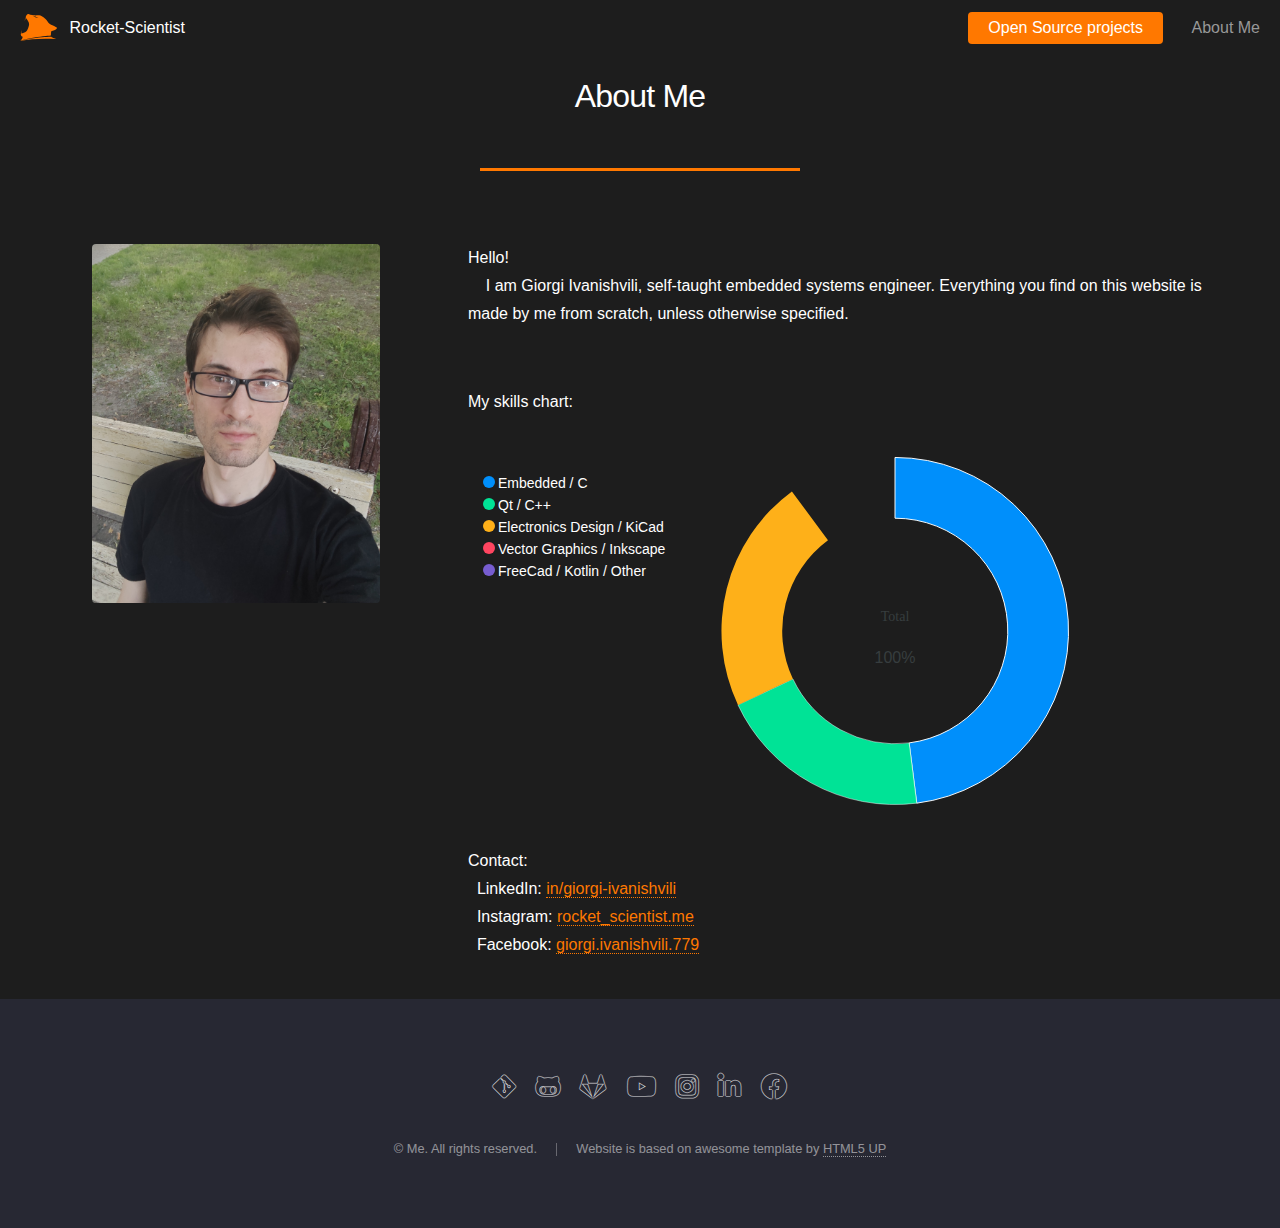
<file: about_me.html>
<!DOCTYPE HTML>
<!--
	Landed by HTML5 UP
	html5up.net | @ajlkn
	Free for personal and commercial use under the CCA 3.0 license (html5up.net/license)
-->
<html>
	<head>
		<title>Rocket Scientist - About Me</title>
		<link rel="icon" type="image/svg" href="images/icon.svg"/>
		<meta charset="utf-8" />
		<meta name="viewport" content="width=device-width, initial-scale=1, user-scalable=no" />
		<link rel="stylesheet" href="assets/css/main.css" />
		<noscript><link rel="stylesheet" href="assets/css/noscript.css" /></noscript>
		<!-- Gallery -->
		<link rel="stylesheet" href="gallery/jquery.fancybox.min.css" media="screen">
		<link rel="stylesheet" href="gallery/gallery.css">
		<!-- Gallery -->
	</head>
	<body class="is-preload landing">
		<div id="page-wrapper">
			<!-- Header -->
				<header id="header">
					<h1 id="logo"><a href="index.html" style=" margin-right: 1.25em;"><img style="vertical-align:middle; display:inline; height: 1.8em; width: auto; margin-right: 0.75em; padding-bottom: 0.15em;" src="images/logo.svg">Rocket-Scientist</a></h1>
					<nav id="nav">
						<ul>
							<!-- <li><a href="index.html">Home</a></li> -->
							<li>
								<a class="button primary">Open Source projects</a>
								<ul>
									<li><a href="quadruped.html">Quadruped Robot</a></li>
									<li><a href="servo.html">USB Configurable Servo</a></li>
									<li><a href="led.html">LED Tail Lights</a></li>
									<li><a href="flight_stick.html">Simple Flight Stick</a></li>
									<li><a href="other.html">Other Projects</a></li>
								</ul>
							</li>
							<li><a href="about_me.html">About Me</a></li>
						</ul>
					</nav>
				</header>

			<!-- Main -->
				<div id="main" class="wrapper style1">
					<div class="container">
						<header class="major">
							<h2>About Me</h2>
						</header>
						<div class="row gtr-150">
							<div class="col-4 col-12-medium">
								<!-- Sidebar -->
									<section id="sidebar">
										<section style="text-align:center;">
											<img src="images/me.jpg" style="width: 18em; height:auto" class="image"/>
										</section>
									</section>
									</br>
							</div>
							<div class="col-8 col-12-medium imp-medium">
								<!-- Content -->
									<section id="content">
										<p><strong>
											Hello!</br>
											&nbsp &nbsp I am Giorgi Ivanishvili, self-taught embedded systems engineer. Everything you find on this website is made by me from scratch, unless otherwise specified.
										</strong></p>
										</br>
										
										<p><strong>My skills chart:</strong></p>
										<div id="skillsChart" style="margin: 0 auto"></div>
										</br>

										<p style="margin-bottom: 0">
										<strong>Contact:</strong>
										</p>
										<strong>&nbsp LinkedIn: <a target="_blank" href="https://linkedin.com/in/giorgi-ivanishvili/">in/giorgi-ivanishvili</a></strong>
										</br>
										<strong>&nbsp Instagram: <a target="_blank" href="https://instagram.com/rocket_scientist.me/">rocket_scientist.me</a></strong>
										</br>
										<strong>&nbsp Facebook: <a target="_blank" href="https://facebook.com/giorgi.ivanishvili.779/">giorgi.ivanishvili.779</a></strong>
										</br>
									</section>
							</div>
						</div>
					</div>
				</div>

			<!-- Footer -->
				<footer id="footer">
					<ul class="icons">
						<li><a href="https://codeberg.org/rocket-scientist/" target="_blank" class="icon brands alt fa-git-alt"><span class="label">codeberg</span></a></li>
						<li><a href="https://github.com/rocketscientist26/" target="_blank" class="icon brands alt fa-github-alt"><span class="label">Github</span></a></li>
						<li><a href="https://gitlab.com/rocket-scientist/" target="_blank" class="icon brands alt fa-gitlab"><span class="label">Gitlab</span></a></li>
						<li><a href="https://youtube.com/channel/UC1JL39CUcOVuqr4rSOFGA6g/" target="_blank" class="icon brands alt fa-youtube"><span class="label">YouTube</span></a></li>
						<li><a href="https://instagram.com/rocket_scientist.me/" target="_blank" class="icon brands alt fa-instagram"><span class="label">Instagram</span></a></li>
						<li><a href="https://linkedin.com/in/giorgi-ivanishvili/" target="_blank" class="icon brands alt fa-linkedin-in"><span class="label">LinkedIn</span></a></li>
						<li><a href="https://facebook.com/giorgi.ivanishvili.779/" target="_blank" class="icon brands alt fa-facebook"><span class="label">Facebook</span></a></li>
					</ul>
					<ul class="copyright">
						<li>&copy; Me. All rights reserved.</li><li>Website is based on awesome template by <a href="http://html5up.net" target="_blank">HTML5 UP</a></li>
					</ul>
				</footer>

		</div>

		<!-- Scripts -->
			<script src="assets/js/jquery.min.js"></script>
			<script src="assets/js/jquery.scrolly.min.js"></script>
			<script src="assets/js/jquery.dropotron.min.js"></script>
			<script src="assets/js/jquery.scrollex.min.js"></script>
			<script src="assets/js/browser.min.js"></script>
			<script src="assets/js/breakpoints.min.js"></script>
			<script src="assets/js/util.js"></script>
			<script src="assets/js/main.js"></script>
			<!-- Gallery -->
			<script src="gallery/bootstrap.min.js"></script>
			<script src="gallery/jquery.min.js"></script>
			<script src="gallery/jquery.fancybox.min.js"></script>
			<script src="gallery/gallery.js"></script>
			<!-- Chart -->
			<script src="apexcharts/apexcharts.min.js"></script>

		<!-- Skills chart -->
		<script>
			var options = {

				responsive: [
					{
					breakpoint: 672,
						options: {
							chart: {
								width: 370,
								offsetX: -10
							},

							legend: {
								position: "left",
								fontSize: '10px'
							},

							plotOptions: {
								pie: {
									donut: {
										labels: {
											value: {
												offsetY: 0
											},
											total: {
												fontSize: '11px'
											}
										}
									}
								}
							}
						}
					}
				],

				chart: {
					width: 620,
					type: "donut"
				},

				stroke: {
				  width: 1,
				},

				//colors: ["#1ab7ea", "#0084ff", "#39539E", "#0077B5"],

				dataLabels: {
					enabled: false
				},

				plotOptions: {
					pie: {
						donut: {
							labels: {
								show: true,
								name: {
									show: true,
									color: 'white',
									offsetY: -10
								},

								value: {
									show: true,
									fontSize: '16px',
									fontFamily: 'Helvetica, Arial, sans-serif',
									color: undefined,
									offsetY: 16,
									formatter: function (val) {
										return val + "%"
									}
								},
								total: {
									show: true,
									label: 'Total',
									color: '#373d3f',
									fontSize: '14px',
									fontFamily: 'Rubik',
									formatter: function (w) {
										return w.globals.seriesTotals.reduce((a, b) => {
											return "100%"//a + b
										}, 0)
									}
								}
							}
						}
					}
				},

				series: [48, 20, 25, 4, 3],
				labels: [
					'Embedded / C',
					'Qt / C++',
					'Electronics Design / KiCad',
					'Vector Graphics / Inkscape',
					'FreeCad / Kotlin / Other'
				],

				tooltip: {
					enabled: false
				},

				legend: {
					show: true,
					position: "left",
					horizontalAlign: 'left',
					fontSize: '14px',
					fontFamily: 'Helvetica, Arial',
					fontWeight: 400,
					labels: {
						colors: ['white'],
						useSeriesColors: false
					}
				},

			};

			var chart = new ApexCharts(document.querySelector("#skillsChart"), options);
			chart.render();
		</script>
	</body>
</html>
</file>
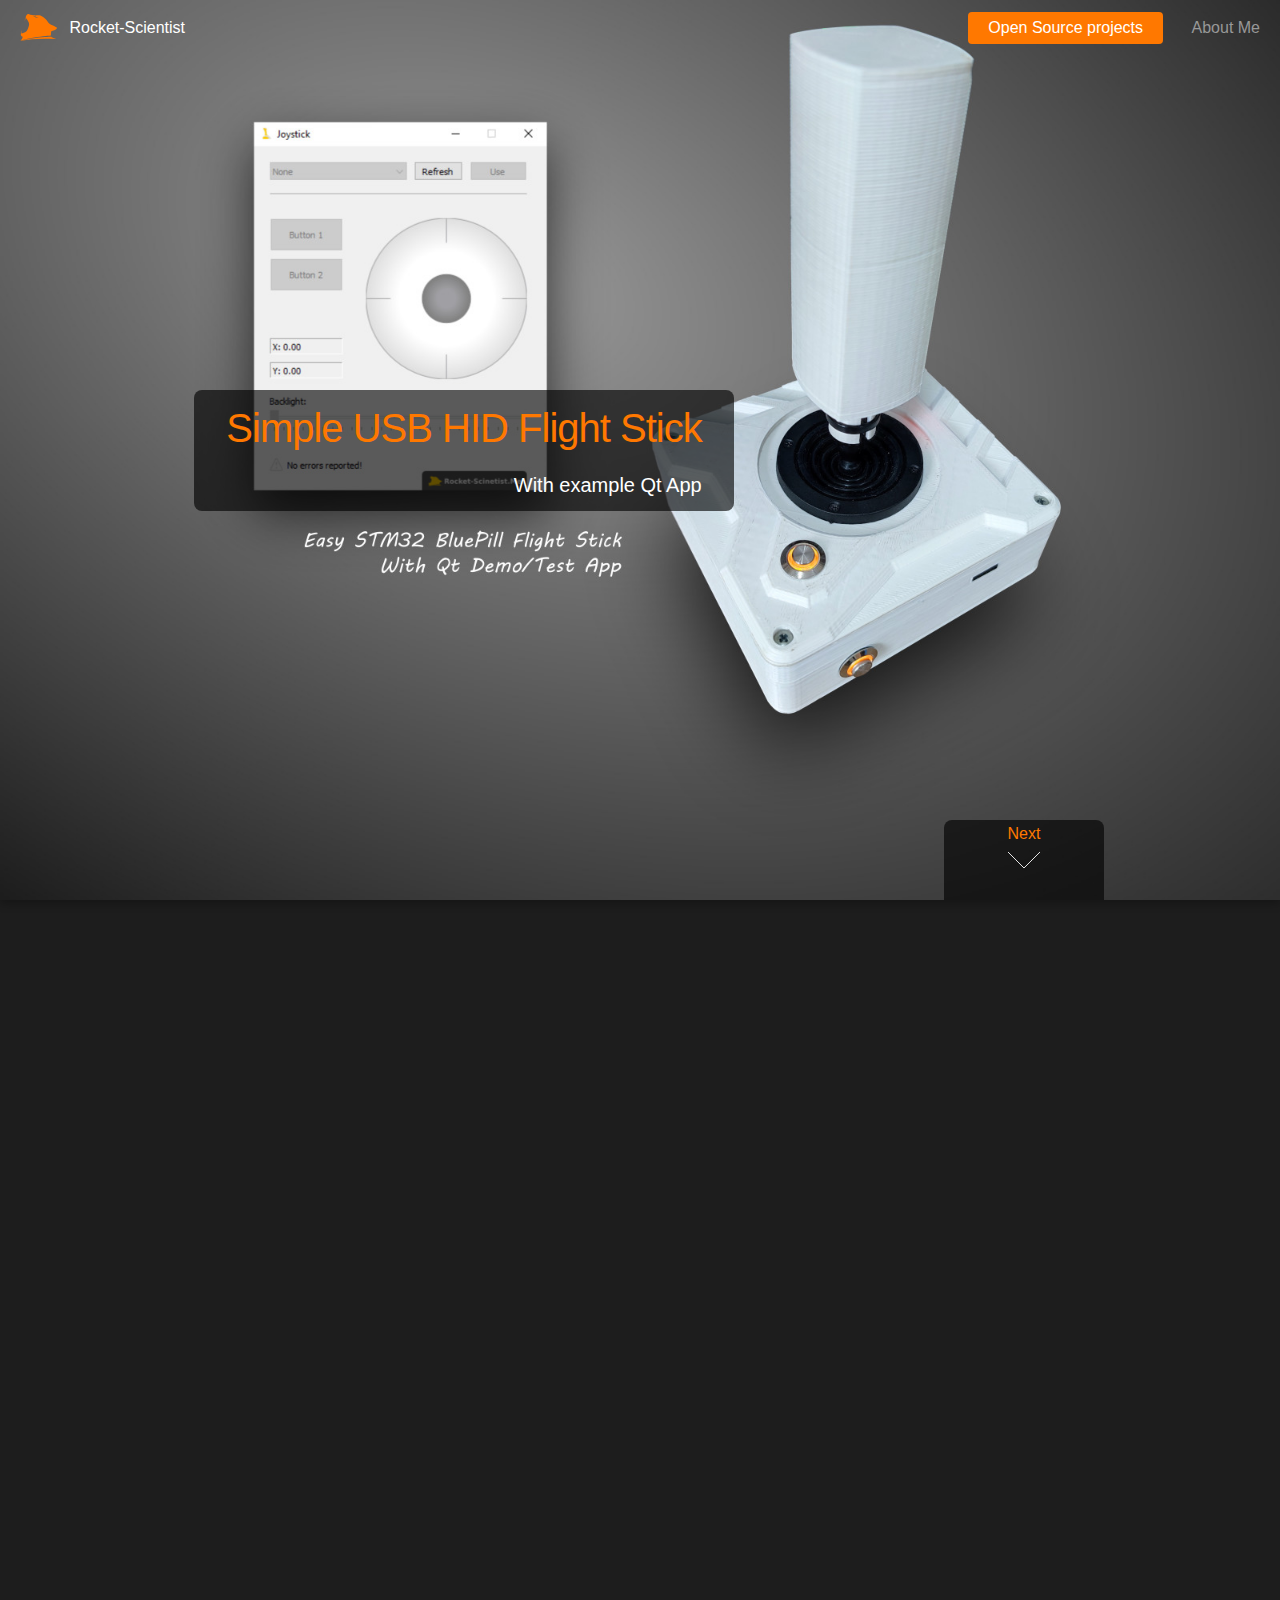
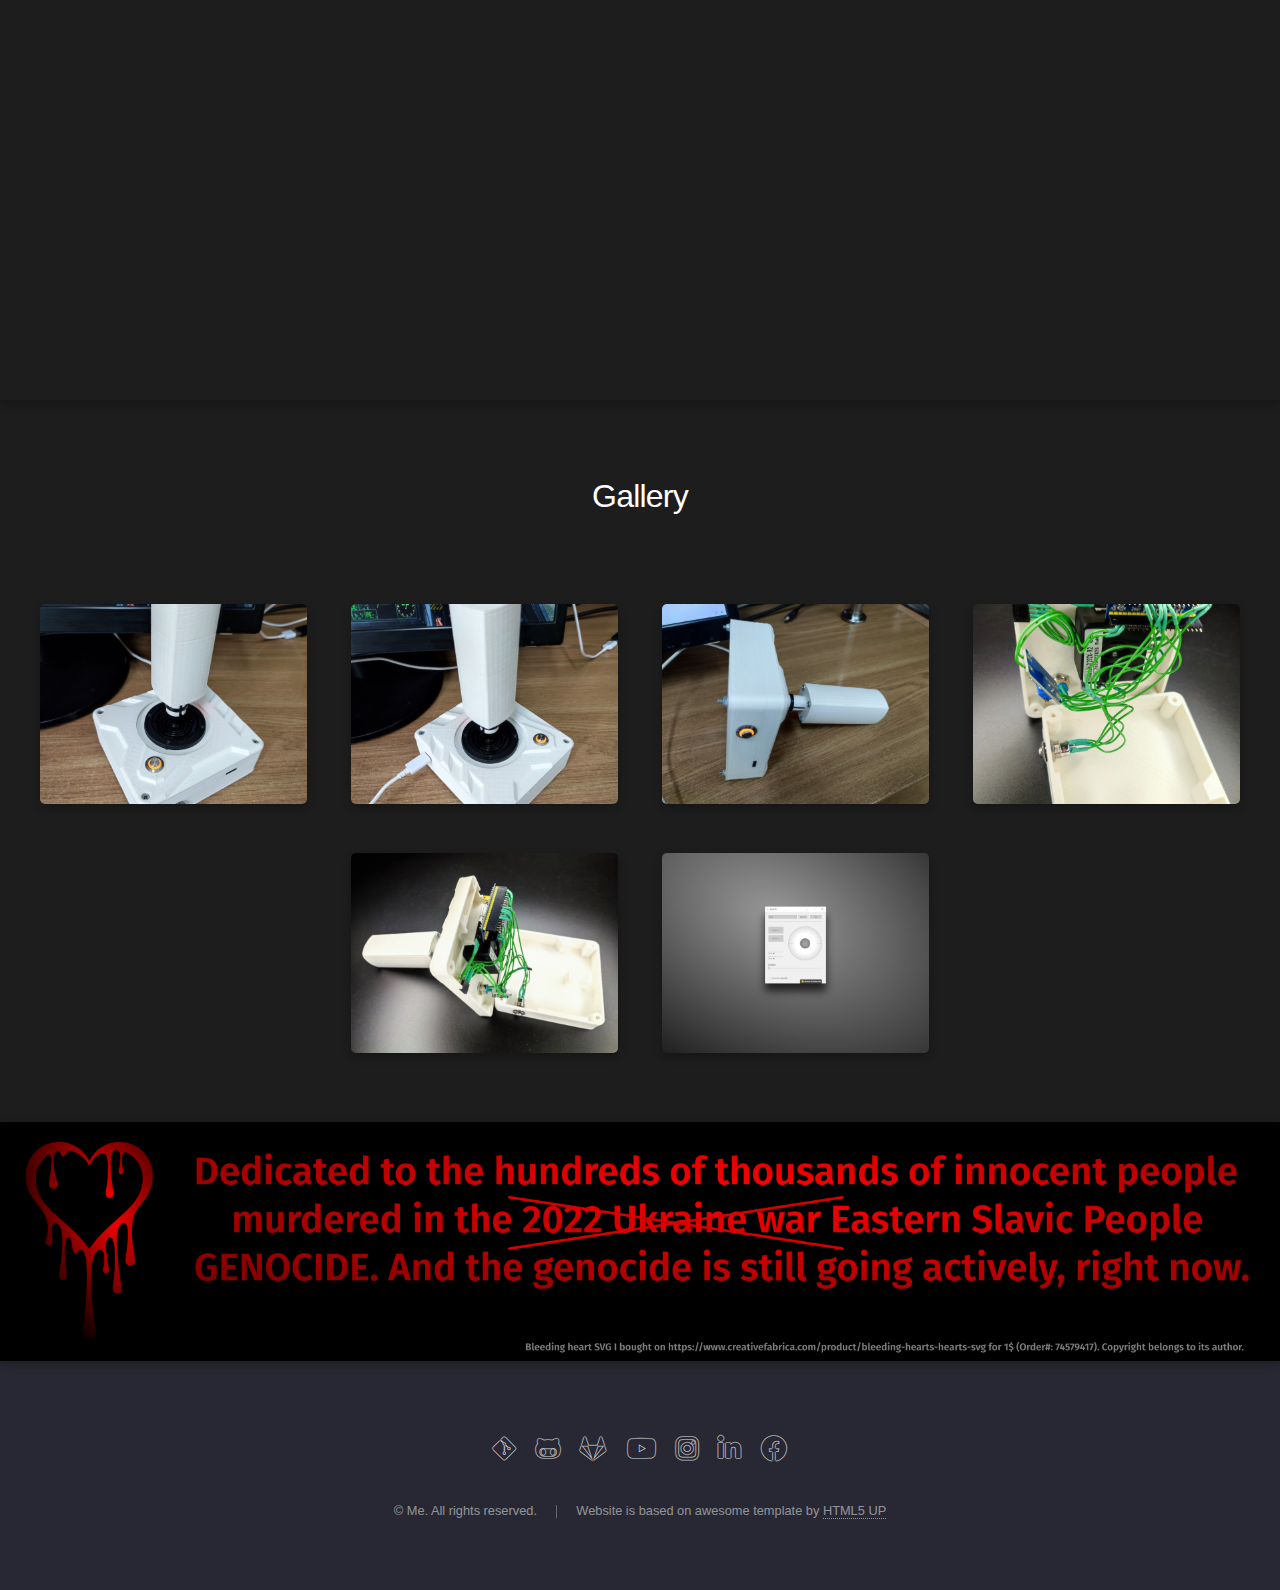
<file: flight_stick.html>
<!DOCTYPE HTML>
<!--
	Landed by HTML5 UP
	html5up.net | @ajlkn
	Free for personal and commercial use under the CCA 3.0 license (html5up.net/license)
-->
<html>
	<head>
		<title>Rocket Scientist - Simple Flight Stick</title>
		<link rel="icon" type="image/svg" href="images/icon.svg"/>
		<meta charset="utf-8" />
		<meta name="viewport" content="width=device-width, initial-scale=1, user-scalable=no" />
		<link rel="stylesheet" href="assets/css/main.css" />
		<noscript><link rel="stylesheet" href="assets/css/noscript.css" /></noscript>
		<!-- Gallery -->
		<link rel="stylesheet" href="gallery/jquery.fancybox.min.css" media="screen">
		<link rel="stylesheet" href="gallery/gallery.css">
		<!-- Gallery -->
	</head>
	<body class="is-preload landing">
		<div id="page-wrapper">

			<!-- Header -->
				<header id="header">
					<h1 id="logo"><a href="index.html" style=" margin-right: 1.25em;"><img style="vertical-align:middle; display:inline; height: 1.8em; width: auto; margin-right: 0.75em; padding-bottom: 0.15em;" src="images/logo.svg">Rocket-Scientist</a></h1>
					<nav id="nav">
						<ul>
							<!-- <li><a href="index.html">Home</a></li> -->
							<li>
								<a class="button primary">Open Source projects</a>
								<ul>
									<li><a href="quadruped.html">Quadruped Robot</a></li>
									<li><a href="servo.html">USB Configurable Servo</a></li>
									<li><a href="led.html">LED Tail Lights</a></li>
									<li><a href="flight_stick.html">Simple Flight Stick</a></li>
									<li><a href="other.html">Other Projects</a></li>
								</ul>
							</li>
							<li><a href="about_me.html">About Me</a></li>
						</ul>
					</nav>
				</header>

			<!-- Banner -->
				<section id="banner" style="background-image: url(images/projects/flight_stick/banner.jpg)">
					<div class="content">
						<header style="background-color:#000000A0; border-radius:0.5em; padding-top:0.5em; padding-bottom:0.5em;  padding-left:2em; padding-right:2em;">
							<h2 style="color: #ff7800">Simple USB HID Flight Stick</h2>
							<p>With example Qt App</p>
						</header>
						<span style="display:inline-block; position:relative; width:22em;"></span>
					</div>
					<a href="#one" class="goto-next scrolly" style="text-indent: 0; left: 80%; background-color: #000000A0; border-radius: 0.5em 0.5em 0 0;"><strong style="text-indent: 0; color: #ff7800">Next</strong></a>
				</section>

			<!-- One -->
				<section id="one" class="spotlight style1 bottom">
					<span class="image fit main" style="border-radius: 0px;"><img style="border-radius: 0px;" src="images/projects/flight_stick/pic1.jpg" alt="" /></span>
					<div class="content">
						<div class="container">
							<div class="row">
								<div class="col-4 col-12-medium">
									<header>
										<h2>All functions demo video</h2>
										<ul class="alt" style="text-align:left">
											<li>➤ USB HID standard</li>
											<li>➤ Two buttons</li>
											<li>➤ Easy to DIY with STM32 BluePill</li>
											<li>➤ Simple Qt App as example and test</li>
										</ul>
									</header>
								</div>
								<iframe style="height: 24em; padding-bottom: 3em" class="col-8 col-12-medium" src="https://www.youtube.com/embed/videoseries?list=PL9tPHhJcyW81vdGJnZDSdObu26jAGKbk1" title="YouTube video player" frameborder="0" allow="accelerometer; clipboard-write; encrypted-media; gyroscope; picture-in-picture" allowfullscreen></iframe>
							</div>
						</div>
					</div>
					<a href="#two" class="goto-next scrolly">Next</a>
				</section>

			<!-- Two -->
				<section id="two" class="spotlight style2 right">
					<span class="image fit main" style="border-radius: 0px;"><img style="border-radius: 0px;" src="images/projects/flight_stick/pic2.jpg" alt="" /></span>
					<div class="content">
						<header>
							<h2>Hardware</h2>
							<p>DIY with STM32 BluePill</p>
						</header>
						<p>Easy solution when you need just a simple flight stick for lab tests and development.</p>
						<ul class="actions">
							<li><a href="https://codeberg.org/Rocket-Scientist/Simple_Flight_Stick-Hardware/archive/main.zip" class="button primary icon solid fa-download" style="width: 20em">Wiring diagram & 3D models</a></li>
						</ul>
					</div>
					<a href="#three" class="goto-next scrolly">Next</a>
				</section>

			<!-- Three -->
				<section id="three" class="spotlight style3 left">
					<span class="image fit main bottom" style="border-radius: 0px;"><img style="border-radius: 0px;" src="images/projects/flight_stick/pic3.jpg" alt="" /></span>
					<div class="content">
						<header>
							<h2>Firmware & Software</h2>
							<p>STM32Cube IDE/Qt Projects</p>
						</header>
						<p>Minimal projects for easy understanding of USB HID usage principle.</p>
						<ul class="actions">
							<li><a href="https://codeberg.org/Rocket-Scientist/Simple_Flight_Stick-Firmware/archive/main.zip" class="button primary icon solid fa-download" style="width: 20em">STM32Cube IDE Project</a></li>
						</ul>
						<ul class="actions">
							<li><a href="https://codeberg.org/Rocket-Scientist/Simple_Flight_Stick-Software/archive/main.zip" class="button primary icon solid fa-download" style="width: 20em">Qt App Project</a></li>
						</ul>
					</div>
					<a href="#four" class="goto-next scrolly">Next</a>
				</section>

			<!-- Four -->
				<section id="four" class="wrapper style1 special">
					<div class="container" style="width: auto">
							<h2 style="padding-bottom: 1em">Gallery</h2>
						<!-- Gallery -->
						<a href="images/projects/flight_stick/gallery/pic1.jpg" class="fancybox thumb" rel="ligthbox">
							<img  src="images/projects/flight_stick/gallery/thumbs/pic1.jpg" class="zoom img-fluid">
						</a>
						<a href="images/projects/flight_stick/gallery/pic2.jpg" class="fancybox thumb" rel="ligthbox">
							<img  src="images/projects/flight_stick/gallery/thumbs/pic2.jpg" class="zoom img-fluid">
						</a>
						<a href="images/projects/flight_stick/gallery/pic3.jpg" class="fancybox thumb" rel="ligthbox">
							<img  src="images/projects/flight_stick/gallery/thumbs/pic3.jpg" class="zoom img-fluid">
						</a>
						<a href="images/projects/flight_stick/gallery/pic4.jpg" class="fancybox thumb" rel="ligthbox">
							<img  src="images/projects/flight_stick/gallery/thumbs/pic4.jpg" class="zoom img-fluid">
						</a>
						<a href="images/projects/flight_stick/gallery/pic5.jpg" class="fancybox thumb" rel="ligthbox">
							<img  src="images/projects/flight_stick/gallery/thumbs/pic5.jpg" class="zoom img-fluid">
						</a>
						<a href="images/projects/flight_stick/gallery/pic6.jpg" class="fancybox thumb" rel="ligthbox">
							<img  src="images/projects/flight_stick/gallery/thumbs/pic6.jpg" class="zoom img-fluid">
						</a>
						<!-- Gallery -->
					</div>
				</section>
			<!-- Five -->
				<section>
					<span class="image fit main" style="margin: 0 0 0 0; border-radius: 0; box-shadow:0 0.25em 0.5em 0 rgba(0, 0, 0, 0.25)"><img style="border-radius: 0" src="images/ua.png" alt="" /></span>
				</section>

			<!-- Footer -->
				<footer id="footer">
					<ul class="icons">
						<li><a href="https://codeberg.org/rocket-scientist/" target="_blank" class="icon brands alt fa-git-alt"><span class="label">codeberg</span></a></li>
						<li><a href="https://github.com/rocketscientist26/" target="_blank" class="icon brands alt fa-github-alt"><span class="label">Github</span></a></li>
						<li><a href="https://gitlab.com/rocket-scientist/" target="_blank" class="icon brands alt fa-gitlab"><span class="label">Gitlab</span></a></li>
						<li><a href="https://youtube.com/channel/UC1JL39CUcOVuqr4rSOFGA6g/" target="_blank" class="icon brands alt fa-youtube"><span class="label">YouTube</span></a></li>
						<li><a href="https://instagram.com/rocket_scientist.me/" target="_blank" class="icon brands alt fa-instagram"><span class="label">Instagram</span></a></li>
						<li><a href="https://linkedin.com/in/giorgi-ivanishvili/" target="_blank" class="icon brands alt fa-linkedin-in"><span class="label">LinkedIn</span></a></li>
						<li><a href="https://facebook.com/giorgi.ivanishvili.779/" target="_blank" class="icon brands alt fa-facebook"><span class="label">Facebook</span></a></li>
					</ul>
					<ul class="copyright">
						<li>&copy; Me. All rights reserved.</li><li>Website is based on awesome template by <a href="http://html5up.net" target="_blank">HTML5 UP</a></li>
					</ul>
				</footer>

		</div>

		<!-- Scripts -->
			<script src="assets/js/jquery.min.js"></script>
			<script src="assets/js/jquery.scrolly.min.js"></script>
			<script src="assets/js/jquery.dropotron.min.js"></script>
			<script src="assets/js/jquery.scrollex.min.js"></script>
			<script src="assets/js/browser.min.js"></script>
			<script src="assets/js/breakpoints.min.js"></script>
			<script src="assets/js/util.js"></script>
			<script src="assets/js/main.js"></script>
			<!-- Gallery -->
			<script src="gallery/bootstrap.min.js"></script>
			<script src="gallery/jquery.min.js"></script>
			<script src="gallery/jquery.fancybox.min.js"></script>
			<script src="gallery/gallery.js"></script>
			<!-- Gallery -->

	</body>
</html>
</file>
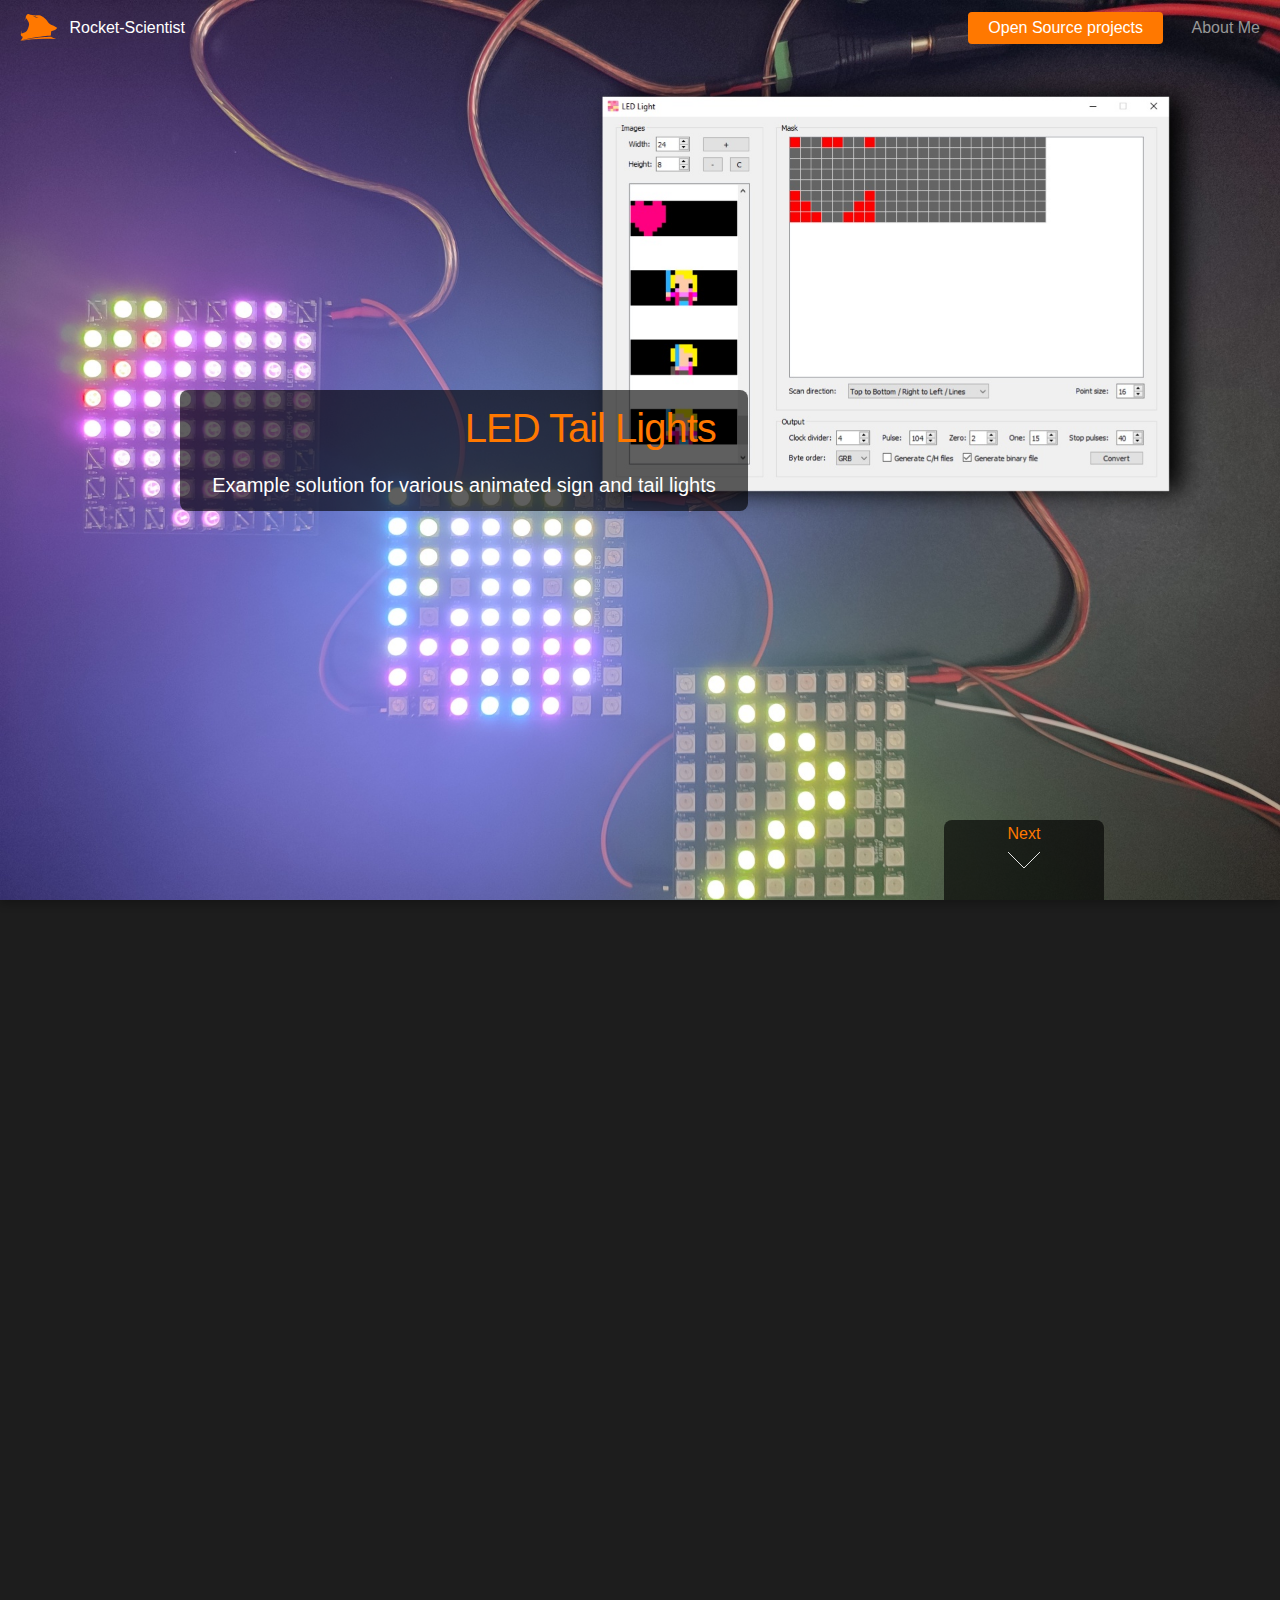
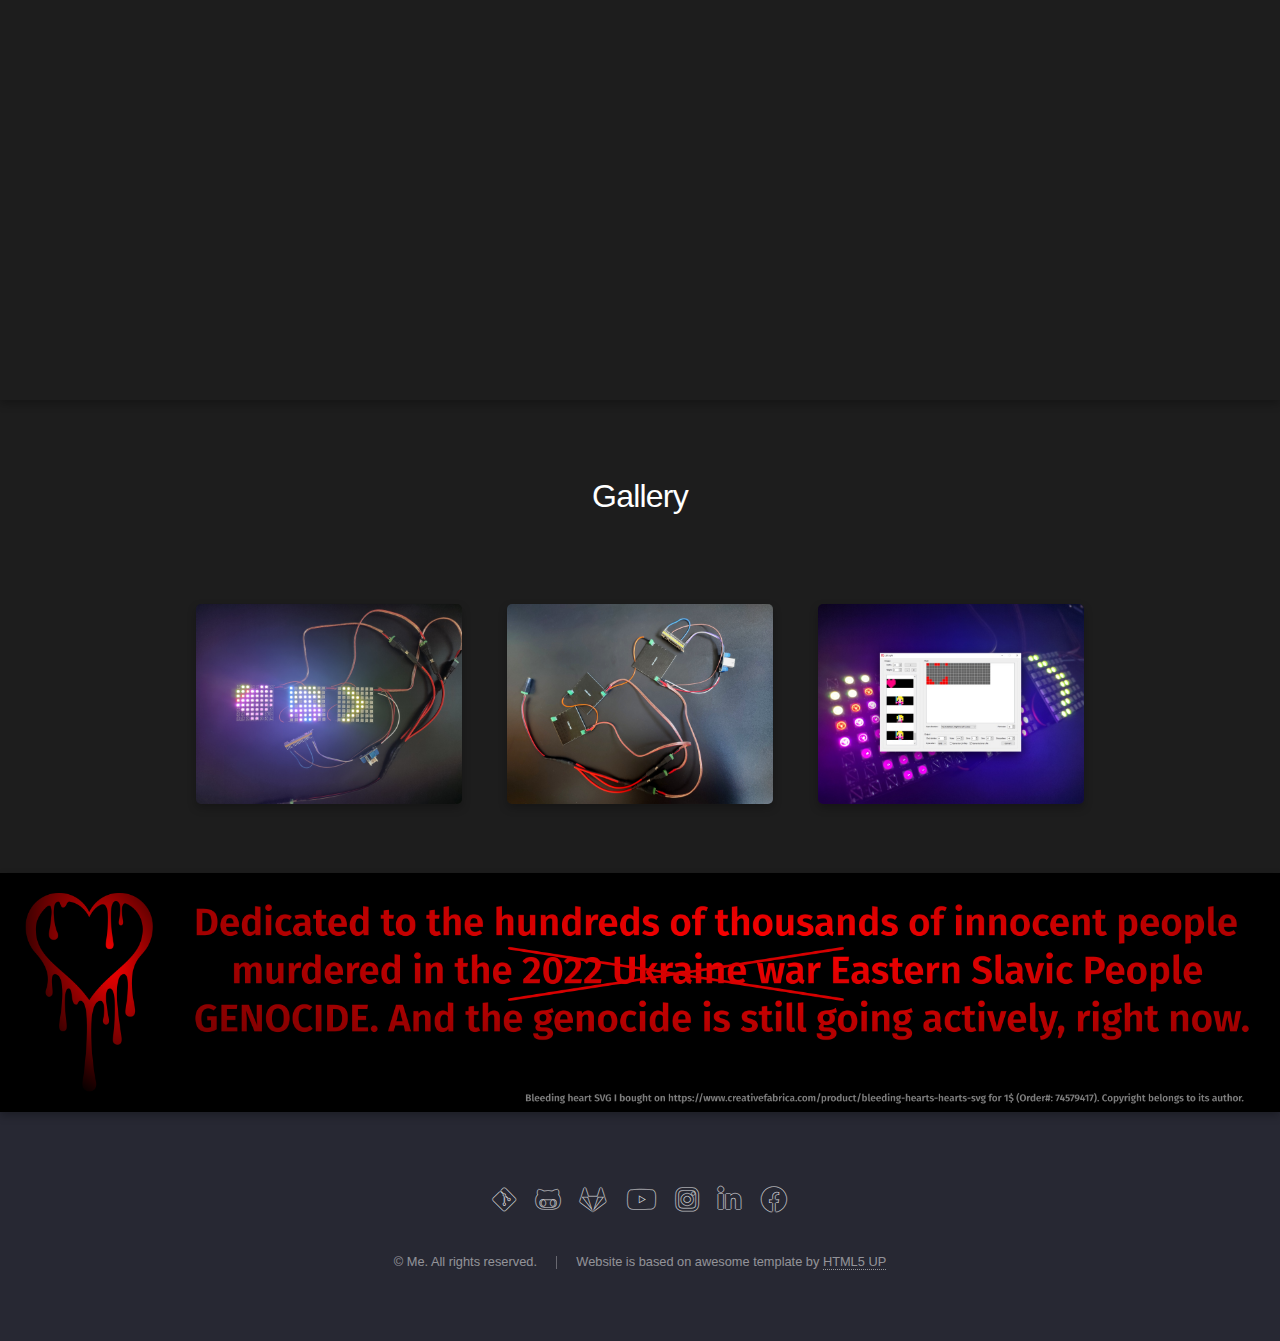
<file: led.html>
<!DOCTYPE HTML>
<!--
	Landed by HTML5 UP
	html5up.net | @ajlkn
	Free for personal and commercial use under the CCA 3.0 license (html5up.net/license)
-->
<html>
	<head>
		<title>Rocket Scientist - LED Tail Lights</title>
		<link rel="icon" type="image/svg" href="images/icon.svg"/>
		<meta charset="utf-8" />
		<meta name="viewport" content="width=device-width, initial-scale=1, user-scalable=no" />
		<link rel="stylesheet" href="assets/css/main.css" />
		<noscript><link rel="stylesheet" href="assets/css/noscript.css" /></noscript>
		<!-- Gallery -->
		<link rel="stylesheet" href="gallery/jquery.fancybox.min.css" media="screen">
		<link rel="stylesheet" href="gallery/gallery.css">
		<!-- Gallery -->
	</head>
	<body class="is-preload landing">
		<div id="page-wrapper">

			<!-- Header -->
				<header id="header">
					<h1 id="logo"><a href="index.html" style=" margin-right: 1.25em;"><img style="vertical-align:middle; display:inline; height: 1.8em; width: auto; margin-right: 0.75em; padding-bottom: 0.15em;" src="images/logo.svg">Rocket-Scientist</a></h1>
					<nav id="nav">
						<ul>
							<!-- <li><a href="index.html">Home</a></li> -->
							<li>
								<a class="button primary">Open Source projects</a>
								<ul>
									<li><a href="quadruped.html">Quadruped Robot</a></li>
									<li><a href="servo.html">USB Configurable Servo</a></li>
									<li><a href="led.html">LED Tail Lights</a></li>
									<li><a href="flight_stick.html">Simple Flight Stick</a></li>
									<li><a href="other.html">Other Projects</a></li>
								</ul>
							</li>
							<li><a href="about_me.html">About Me</a></li>
						</ul>
					</nav>
				</header>

			<!-- Banner -->
				<section id="banner" style="background-image: url(images/projects/led/banner.jpg)">
					<div class="content">
						<header style="background-color:#000000A0; border-radius:0.5em; padding-top:0.5em; padding-bottom:0.5em;  padding-left:2em; padding-right:2em;">
							<h2 style="color: #ff7800">LED Tail Lights</h2>
							<p>Example solution for various animated sign and tail lights</p>
						</header>
						<span style="display:inline-block; position:relative; width:22em;"></span>
					</div>
					<a href="#one" class="goto-next scrolly" style="text-indent: 0; left: 80%; background-color: #000000A0; border-radius: 0.5em 0.5em 0 0;"><strong style="text-indent: 0; color: #ff7800">Next</strong></a>
				</section>

			<!-- One -->
				<section id="one" class="spotlight style1 bottom">
					<span class="image fit main" style="border-radius: 0px;"><img style="border-radius: 0px;" src="images/projects/led/pic1.jpg" alt="" /></span>
					<div class="content">
						<div class="container">
							<div class="row">
								<div class="col-4 col-12-medium">
									<header>
										<h2>All Functions Demo video</h2>
										<ul class="alt" style="text-align:left">
											<li>➤ USB MSC and Simple firmware versions</li>
											<li>➤ LED matrix can have any shape</li>
											<li>➤ Animation converter Qt App</li>
											<li>➤ Compatible to all WS28xx LEDs</li>
											<li>➤ Easy to understand, clean code</li>
										</ul>
									</header>
								</div>
								<iframe style="height: 24em; padding-bottom: 3em" class="col-8 col-12-medium" src="https://www.youtube.com/embed/e3LMF8oP9nA" title="YouTube video player" frameborder="0" allow="accelerometer; clipboard-write; encrypted-media; gyroscope; picture-in-picture" allowfullscreen></iframe>
							</div>
						</div>
					</div>
					<a href="#two" class="goto-next scrolly">Next</a>
				</section>

			<!-- Two -->
				<section id="two" class="spotlight style2 right">
					<span class="image fit main" style="border-radius: 0px;"><img style="border-radius: 0px;" src="images/projects/led/pic2.jpg" alt="" /></span>
					<div class="content">
						<header>
							<h2>Software</h2>
							<p>Images list to binary or c/h converter</p>
						</header>
						<p>Qt App generates image data as c/h files for simple firmware version and binary image for USB MSC version.</p>
						<ul class="actions">
							<li><a href="https://codeberg.org/Rocket-Scientist/LED_Light-Software/archive/main.zip" class="button primary icon solid fa-download" style="width: 20em">Qt App Project</a></li>
						</ul>
					</div>
					<a href="#three" class="goto-next scrolly">Next</a>
				</section>

			<!-- Three -->
				<section id="three" class="spotlight style3 left">
					<span class="image fit main bottom" style="border-radius: 0px;"><img style="border-radius: 0px;" src="images/projects/led/pic3.jpg" alt="" /></span>
					<div class="content">
						<header>
							<h2>Firmware & Wiring</h2>
							<p>Intended as example code for bigger projects</p>
						</header>
						<p>Two versions of firmware, with W25xx Flash and USB Mass Storage and without.</p>
						<ul class="actions">
							<li><a href="https://codeberg.org/Rocket-Scientist/LED_Light-Firmware/archive/main.zip" class="button primary icon solid fa-download" style="width: 20em">STM32 Cube IDE Project</a></li>
						</ul>
						<ul class="actions">
							<li><a href="https://codeberg.org/Rocket-Scientist/LED_Light-Wiring/archive/main.zip" class="button primary icon solid fa-download" style="width: 20em">Wiring manual</a></li>
						</ul>
					</div>
					<a href="#four" class="goto-next scrolly">Next</a>
				</section>

			<!-- Four -->
				<section id="four" class="wrapper style1 special">
					<div class="container" style="width: auto">
						<h2 style="padding-bottom: 1em">Gallery</h2>
						<!-- Gallery -->
						<a href="images/projects/led/gallery/pic1.jpg" class="fancybox thumb" rel="ligthbox">
							<img  src="images/projects/led/gallery/thumbs/pic1.jpg" class="zoom img-fluid">
						</a>
						<a href="images/projects/led/gallery/pic2.jpg" class="fancybox thumb" rel="ligthbox">
							<img  src="images/projects/led/gallery/thumbs/pic2.jpg" class="zoom img-fluid">
						</a>
						<a href="images/projects/led/gallery/pic3.jpg" class="fancybox thumb" rel="ligthbox">
							<img  src="images/projects/led/gallery/thumbs/pic3.jpg" class="zoom img-fluid">
						</a>
						<!-- Gallery -->
					</div>
				</section>
			<!-- Six -->
				<section>
					<span class="image fit main" style="margin: 0 0 0 0; border-radius: 0; box-shadow:0 0.25em 0.5em 0 rgba(0, 0, 0, 0.25)"><img style="border-radius: 0" src="images/ua.png" alt="" /></span>
				</section>

			<!-- Footer -->
				<footer id="footer">
					<ul class="icons">
						<li><a href="https://codeberg.org/rocket-scientist/" target="_blank" class="icon brands alt fa-git-alt"><span class="label">codeberg</span></a></li>
						<li><a href="https://github.com/rocketscientist26/" target="_blank" class="icon brands alt fa-github-alt"><span class="label">Github</span></a></li>
						<li><a href="https://gitlab.com/rocket-scientist/" target="_blank" class="icon brands alt fa-gitlab"><span class="label">Gitlab</span></a></li>
						<li><a href="https://youtube.com/channel/UC1JL39CUcOVuqr4rSOFGA6g/" target="_blank" class="icon brands alt fa-youtube"><span class="label">YouTube</span></a></li>
						<li><a href="https://instagram.com/rocket_scientist.me/" target="_blank" class="icon brands alt fa-instagram"><span class="label">Instagram</span></a></li>
						<li><a href="https://linkedin.com/in/giorgi-ivanishvili/" target="_blank" class="icon brands alt fa-linkedin-in"><span class="label">LinkedIn</span></a></li>
						<li><a href="https://facebook.com/giorgi.ivanishvili.779/" target="_blank" class="icon brands alt fa-facebook"><span class="label">Facebook</span></a></li>
					</ul>
					<ul class="copyright">
						<li>&copy; Me. All rights reserved.</li><li>Website is based on awesome template by <a href="http://html5up.net" target="_blank">HTML5 UP</a></li>
					</ul>
				</footer>

		</div>

		<!-- Scripts -->
			<script src="assets/js/jquery.min.js"></script>
			<script src="assets/js/jquery.scrolly.min.js"></script>
			<script src="assets/js/jquery.dropotron.min.js"></script>
			<script src="assets/js/jquery.scrollex.min.js"></script>
			<script src="assets/js/browser.min.js"></script>
			<script src="assets/js/breakpoints.min.js"></script>
			<script src="assets/js/util.js"></script>
			<script src="assets/js/main.js"></script>
			<!-- Gallery -->
			<script src="gallery/bootstrap.min.js"></script>
			<script src="gallery/jquery.min.js"></script>
			<script src="gallery/jquery.fancybox.min.js"></script>
			<script src="gallery/gallery.js"></script>
			<!-- Gallery -->

	</body>
</html>
</file>
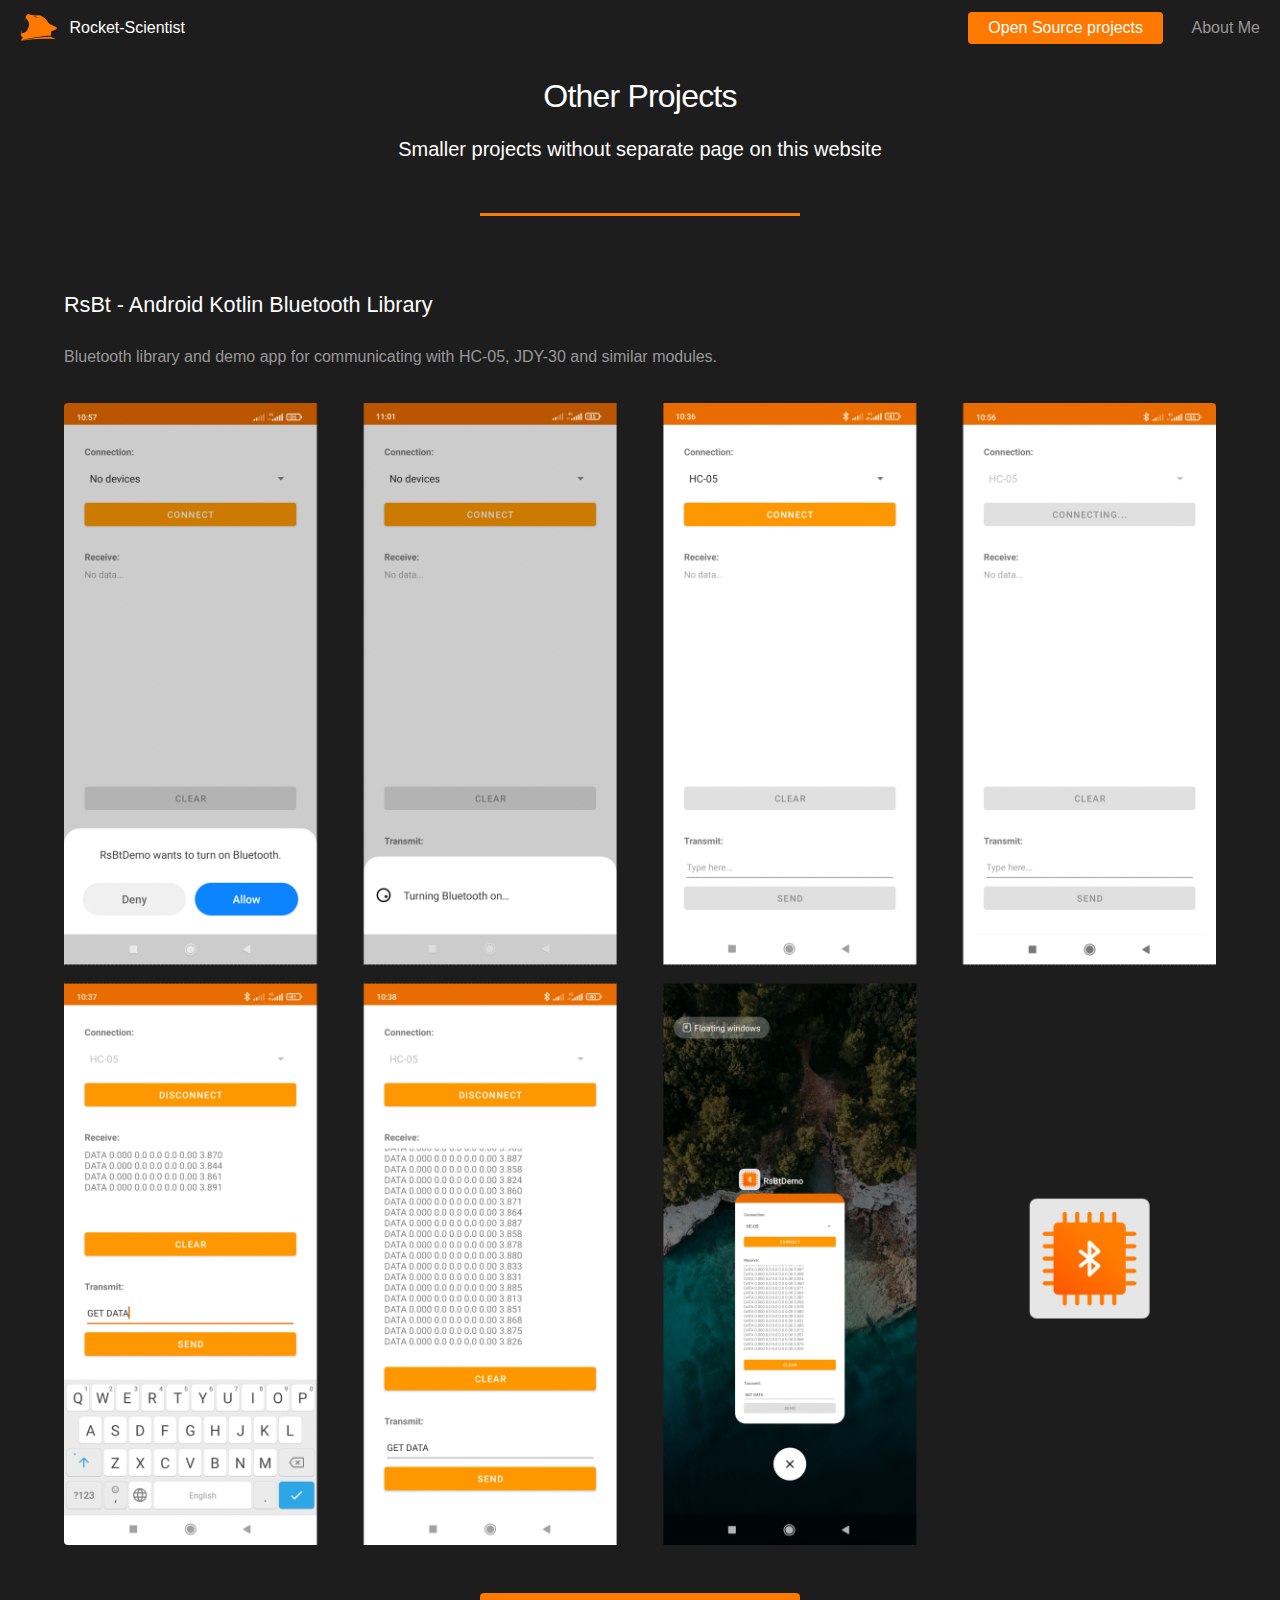
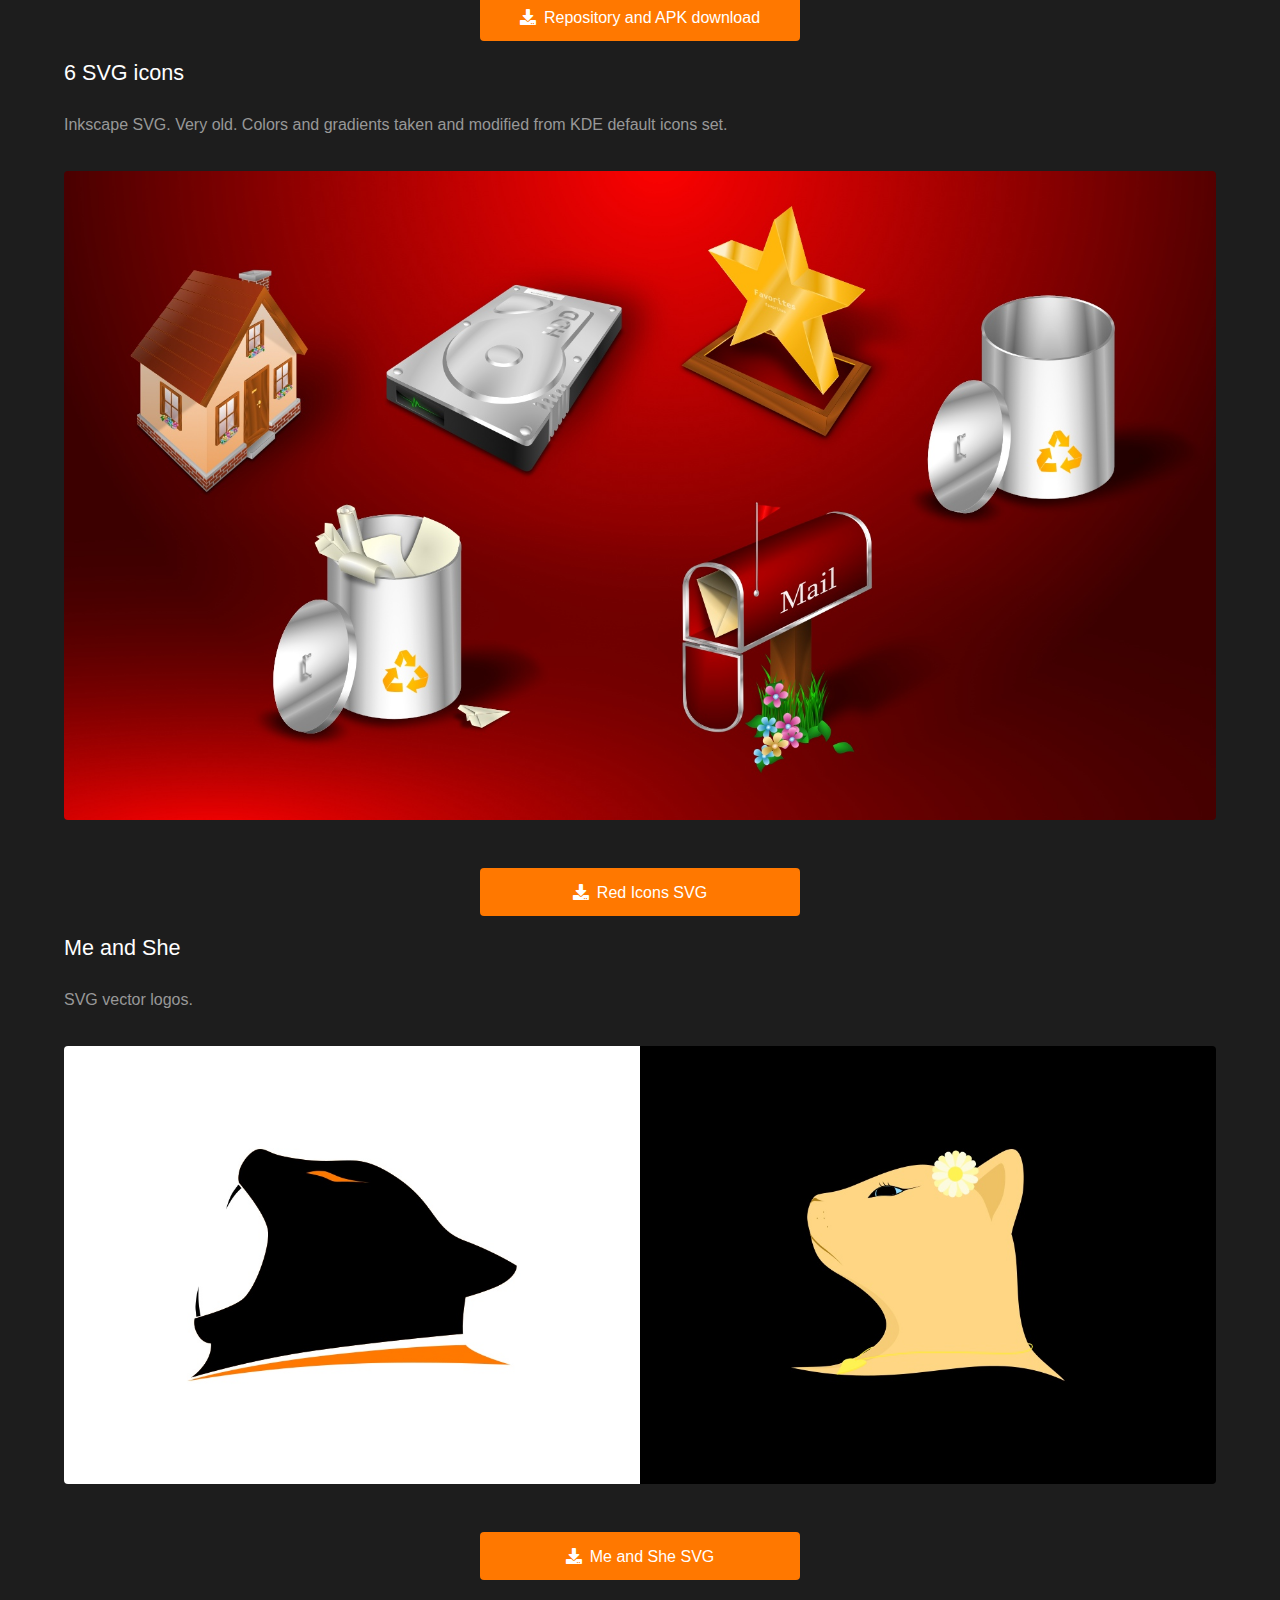
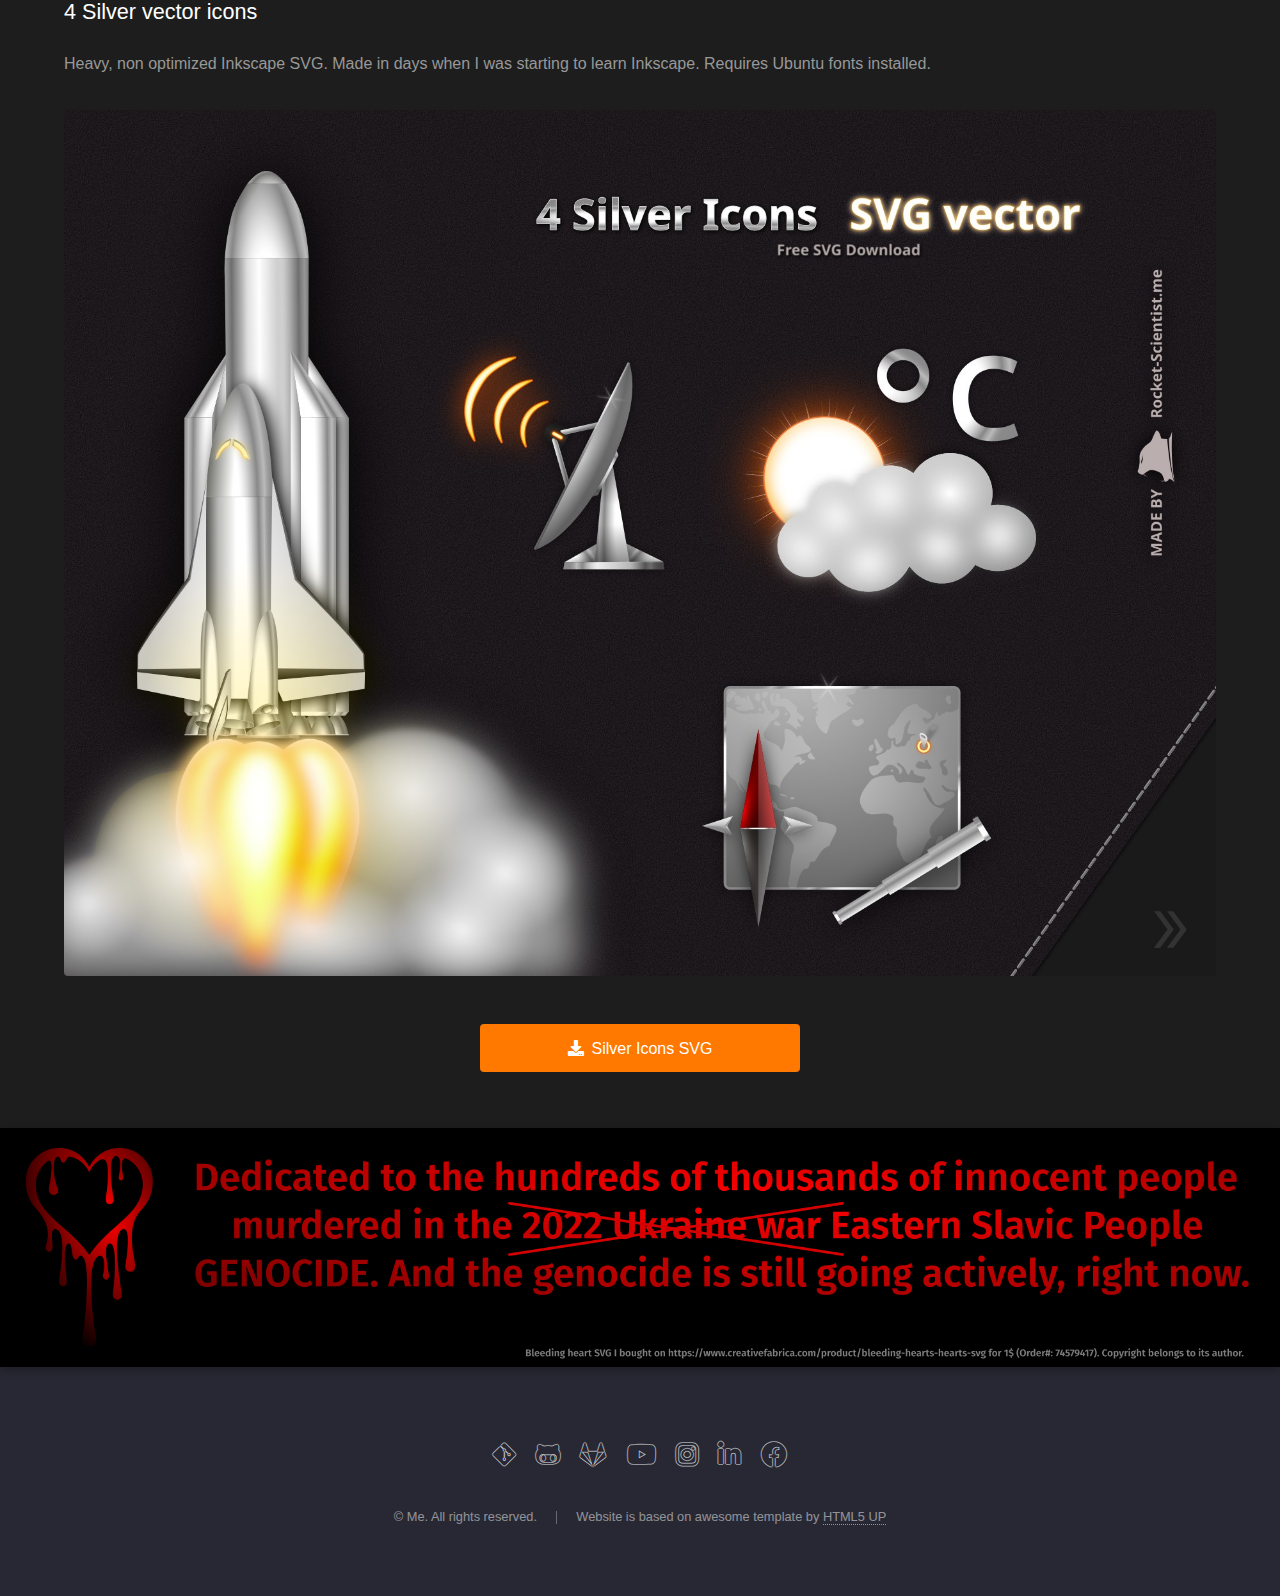
<file: other.html>
<!DOCTYPE HTML>
<!--
	Landed by HTML5 UP
	html5up.net | @ajlkn
	Free for personal and commercial use under the CCA 3.0 license (html5up.net/license)
-->
<html>
	<head>
		<title>Rocket Scientist - Other Projects</title>
		<link rel="icon" type="image/svg" href="images/icon.svg"/>
		<meta charset="utf-8" />
		<meta name="viewport" content="width=device-width, initial-scale=1, user-scalable=no" />
		<link rel="stylesheet" href="assets/css/main.css" />
		<noscript><link rel="stylesheet" href="assets/css/noscript.css" /></noscript>
		<!-- Gallery -->
		<link rel="stylesheet" href="gallery/jquery.fancybox.min.css" media="screen">
		<link rel="stylesheet" href="gallery/gallery.css">
		<!-- Gallery -->
	</head>
	<body class="is-preload landing">
		<div id="page-wrapper">
			<!-- Header -->
				<header id="header">
					<h1 id="logo"><a href="index.html" style=" margin-right: 1.25em;"><img style="vertical-align:middle; display:inline; height: 1.8em; width: auto; margin-right: 0.75em; padding-bottom: 0.15em;" src="images/logo.svg">Rocket-Scientist</a></h1>
					<nav id="nav">
						<ul>
							<!-- <li><a href="index.html">Home</a></li> -->
							<li>
								<a class="button primary">Open Source projects</a>
								<ul>
									<li><a href="quadruped.html">Quadruped Robot</a></li>
									<li><a href="servo.html">USB Configurable Servo</a></li>
									<li><a href="led.html">LED Tail Lights</a></li>
									<li><a href="flight_stick.html">Simple Flight Stick</a></li>
									<li><a href="other.html">Other Projects</a></li>
								</ul>
							</li>
							<li><a href="about_me.html">About Me</a></li>
						</ul>
					</nav>
				</header>

			<!-- Main -->
				<div id="main" class="wrapper style1">
					<div class="container">
						<header class="major">
							<h2>Other Projects</h2>
							<p>Smaller projects without separate page on this website</p>
						</header>
						<!-- Content -->
							<section id="content">
								<h3>RsBt - Android Kotlin Bluetooth Library</h3>
								<p>Bluetooth library and demo app for communicating with HC-05, JDY-30 and similar modules.</p>
								<img src="images/projects/other/pic_rsbt.png" class="image fit"/>
								<section id="content" style="text-align: center">
									<a href="https://codeberg.org/Rocket-Scientist/Android_Bluetooth_Library_-_RsBt/archive/main.zip" class="button primary icon solid fa-download" style="width: 20em; margin: 1em;" target="_blank">Repository and APK download</a>
								</section>

								<h3>6 SVG icons</h3>
								<p>Inkscape SVG. Very old. Colors and gradients taken and modified from KDE default icons set.</p>
								<img src="images/projects/other/pic_red_icons.jpg" class="image fit"/>
								<section id="content" style="text-align: center">
									<a href="https://codeberg.org/Rocket-Scientist/Other/raw/branch/main/Red%20vector%20icons.svg" class="button primary icon solid fa-download" style="width: 20em; margin: 1em;" target="_blank">Red Icons SVG</a>
								</section>

								<h3>Me and She</h3>
								<p>SVG vector logos.</p>
								<img src="images/projects/other/pic_me_and_she.jpg" class="image fit"/>
								<section id="content" style="text-align: center">
									<a href="https://codeberg.org/Rocket-Scientist/Other/raw/branch/main/Me%20and%20She.svg" class="button primary icon solid fa-download" style="width: 20em; margin: 1em;" target="_blank">Me and She SVG</a>
								</section>

								<h3>4 Silver vector icons</h3>
								<p>Heavy, non optimized Inkscape SVG. Made in days when I was starting to learn Inkscape. Requires Ubuntu fonts installed.</p>
								<img src="images/projects/other/pic_silver_icons.jpg" class="image fit"/>
								<section id="content" style="text-align: center">
									<a href="https://codeberg.org/Rocket-Scientist/Other/raw/branch/main/Silver%20vector%20icons.svg" class="button primary icon solid fa-download" style="width: 20em; margin: 1em;" target="_blank">Silver Icons SVG</a>
								</section>
							</section>
					</div>
				</div>

			<!-- UA -->
				<section>
					<span class="image fit main" style="margin: 0 0 0 0; border-radius: 0; box-shadow:0 0.25em 0.5em 0 rgba(0, 0, 0, 0.25)"><img style="border-radius: 0" src="images/ua.png" alt="" /></span>
				</section>

			<!-- Footer -->
				<footer id="footer">
					<ul class="icons">
						<li><a href="https://codeberg.org/rocket-scientist/" target="_blank" class="icon brands alt fa-git-alt"><span class="label">codeberg</span></a></li>
						<li><a href="https://github.com/rocketscientist26/" target="_blank" class="icon brands alt fa-github-alt"><span class="label">Github</span></a></li>
						<li><a href="https://gitlab.com/rocket-scientist/" target="_blank" class="icon brands alt fa-gitlab"><span class="label">Gitlab</span></a></li>
						<li><a href="https://youtube.com/channel/UC1JL39CUcOVuqr4rSOFGA6g/" target="_blank" class="icon brands alt fa-youtube"><span class="label">YouTube</span></a></li>
						<li><a href="https://instagram.com/rocket_scientist.me/" target="_blank" class="icon brands alt fa-instagram"><span class="label">Instagram</span></a></li>
						<li><a href="https://linkedin.com/in/giorgi-ivanishvili/" target="_blank" class="icon brands alt fa-linkedin-in"><span class="label">LinkedIn</span></a></li>
						<li><a href="https://facebook.com/giorgi.ivanishvili.779/" target="_blank" class="icon brands alt fa-facebook"><span class="label">Facebook</span></a></li>
					</ul>
					<ul class="copyright">
						<li>&copy; Me. All rights reserved.</li><li>Website is based on awesome template by <a href="http://html5up.net" target="_blank">HTML5 UP</a></li>
					</ul>
				</footer>

		</div>

		<!-- Scripts -->
			<script src="assets/js/jquery.min.js"></script>
			<script src="assets/js/jquery.scrolly.min.js"></script>
			<script src="assets/js/jquery.dropotron.min.js"></script>
			<script src="assets/js/jquery.scrollex.min.js"></script>
			<script src="assets/js/browser.min.js"></script>
			<script src="assets/js/breakpoints.min.js"></script>
			<script src="assets/js/util.js"></script>
			<script src="assets/js/main.js"></script>
			<!-- Gallery -->
			<script src="gallery/bootstrap.min.js"></script>
			<script src="gallery/jquery.min.js"></script>
			<script src="gallery/jquery.fancybox.min.js"></script>
			<script src="gallery/gallery.js"></script>
			<!-- Gallery -->

	</body>
</html>
</file>
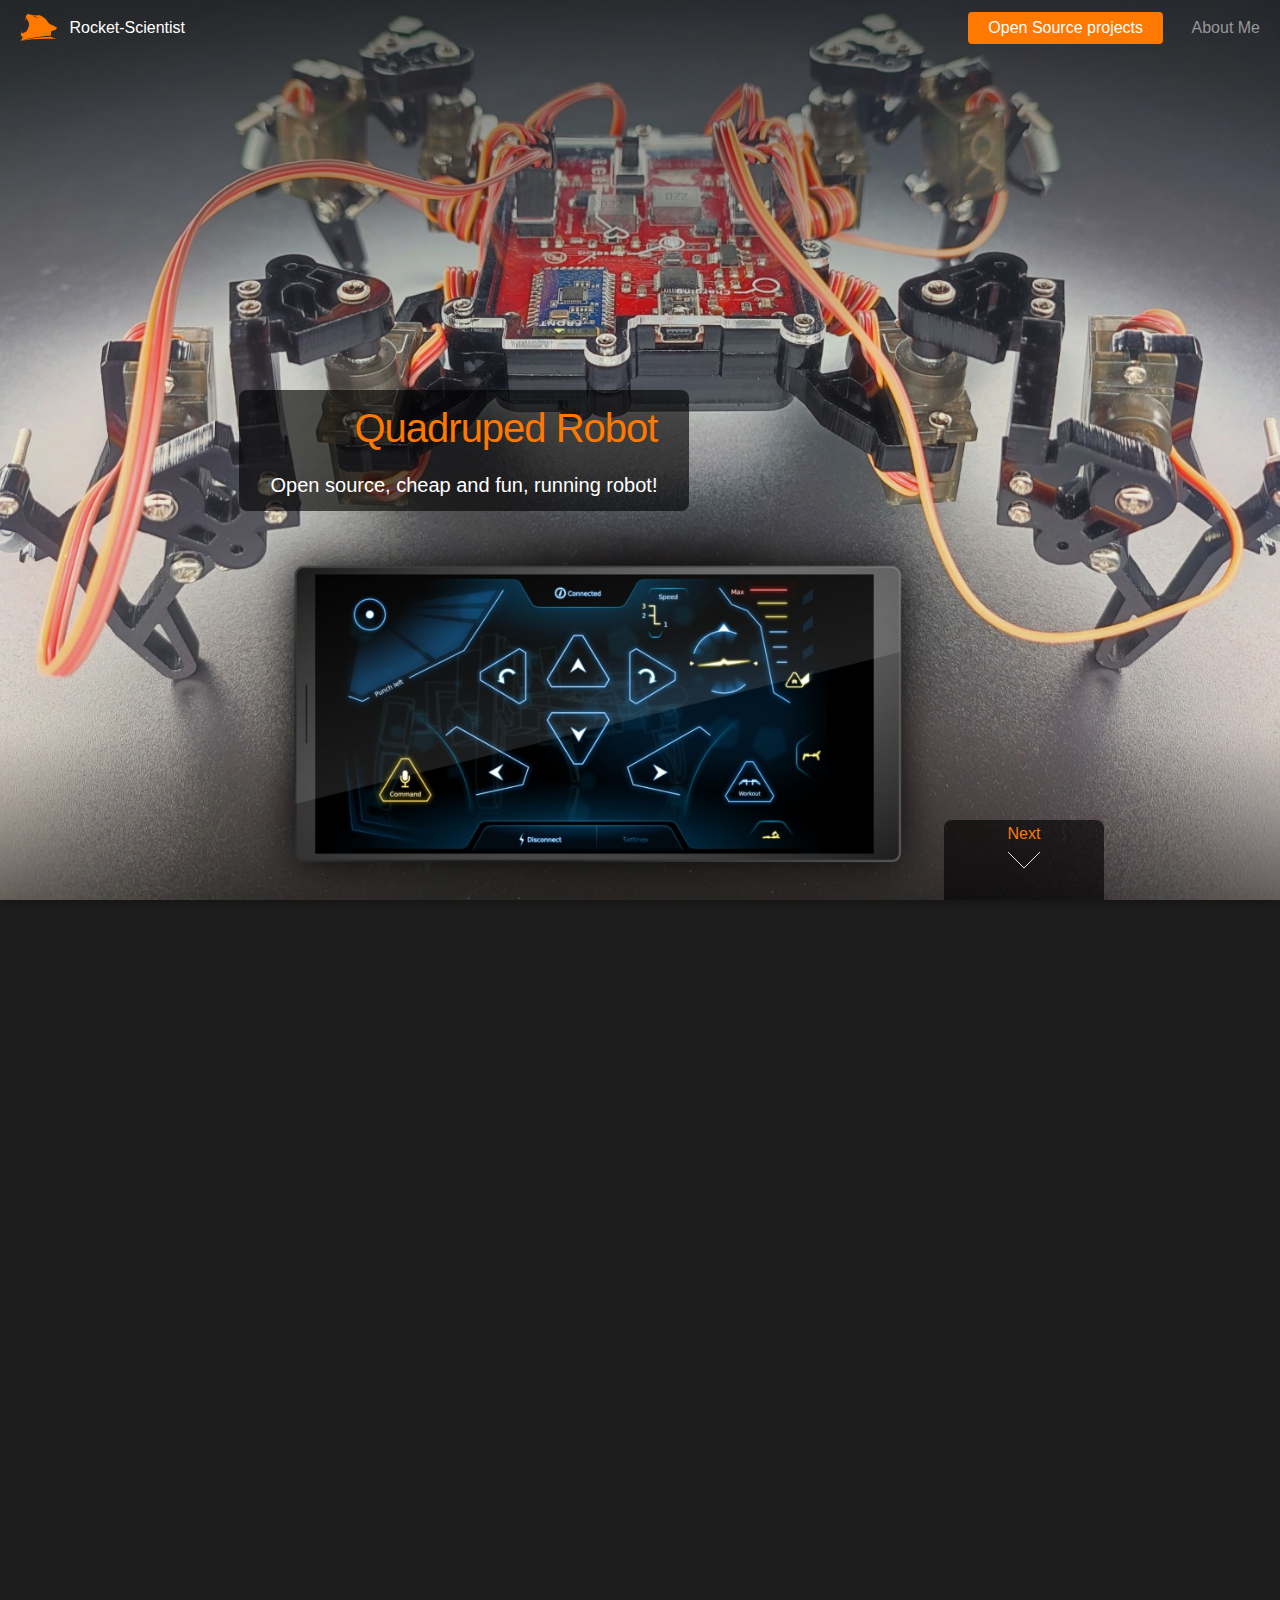
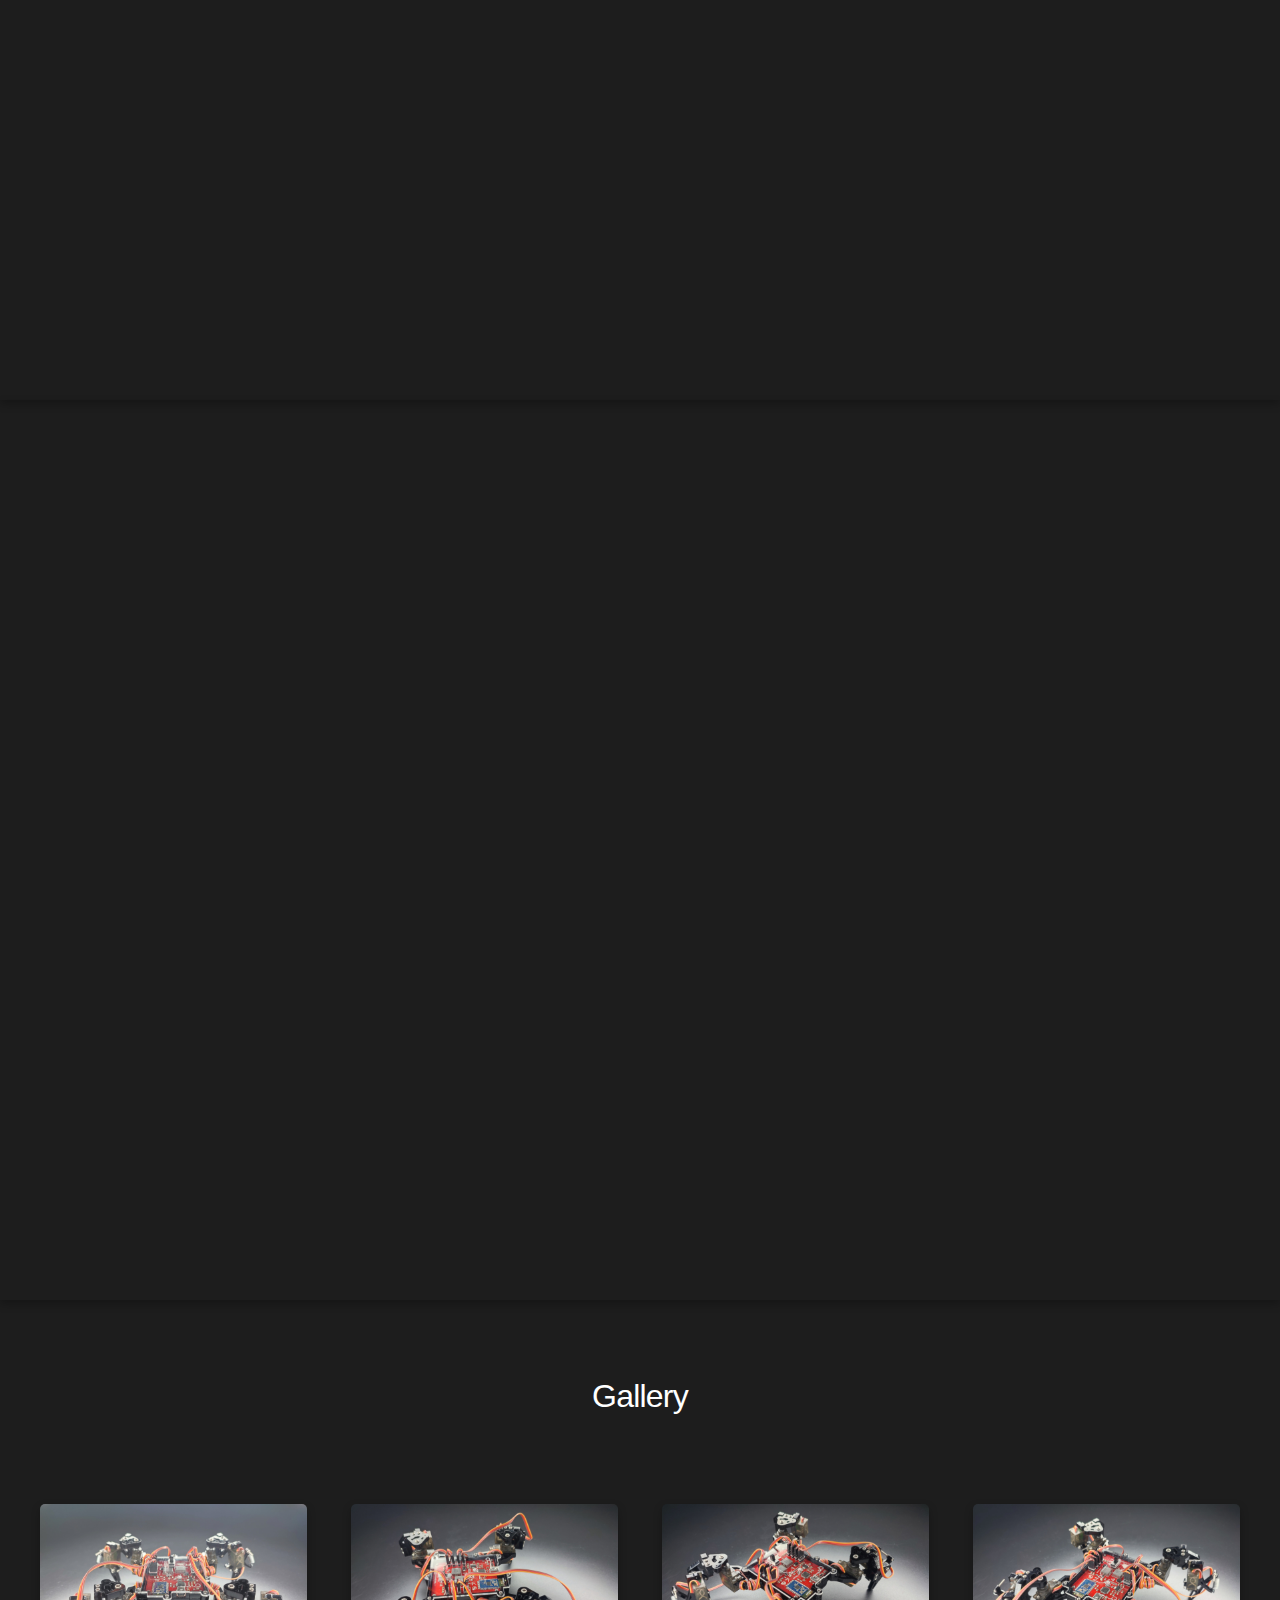
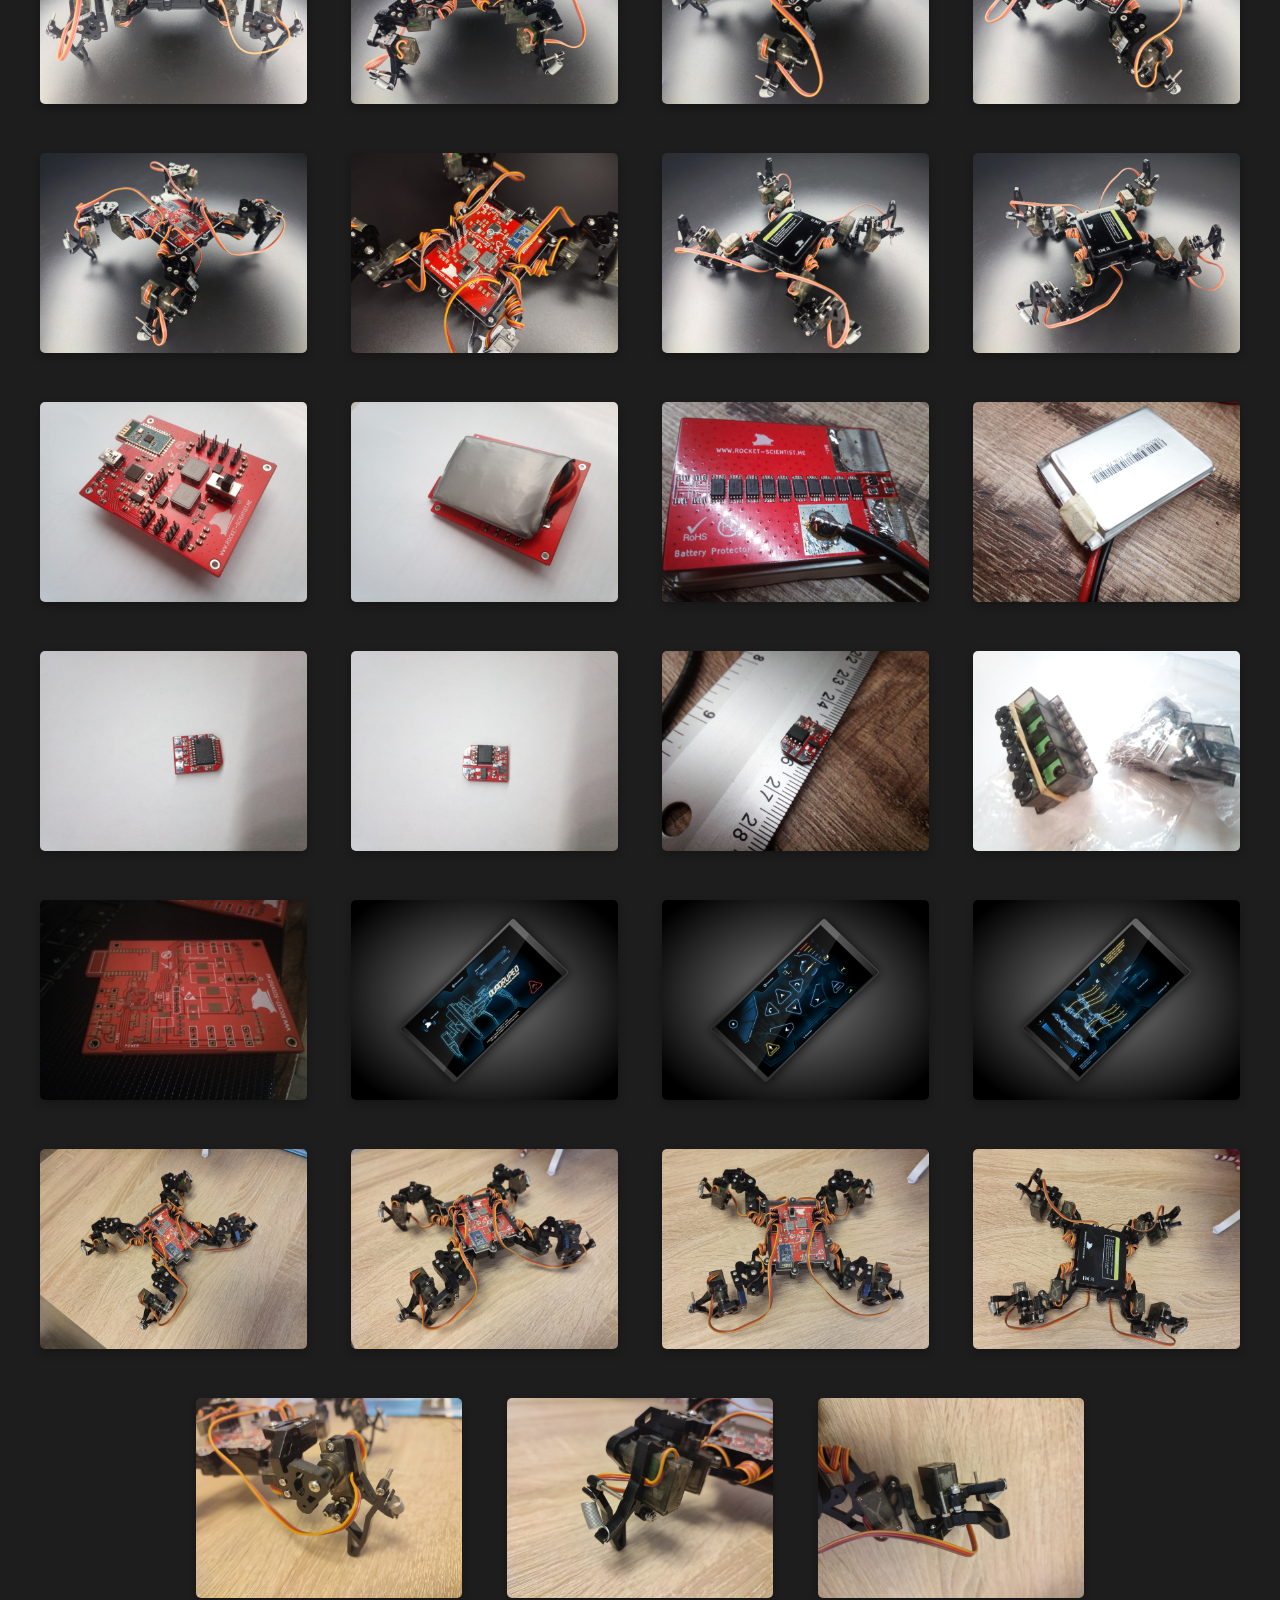
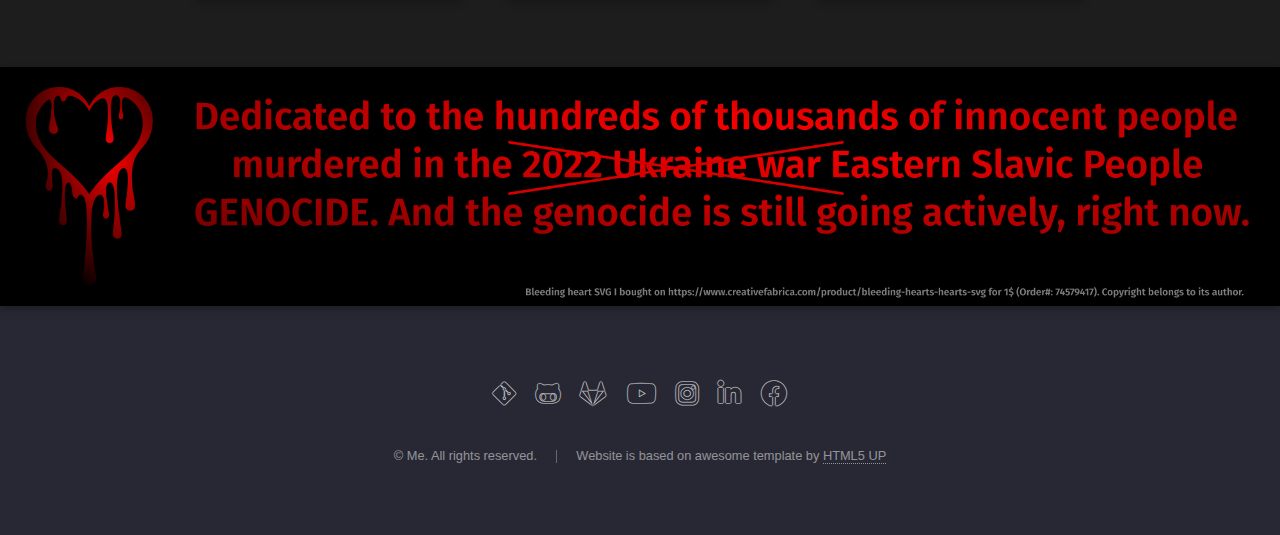
<file: quadruped.html>
<!DOCTYPE HTML>
<!--
	Landed by HTML5 UP
	html5up.net | @ajlkn
	Free for personal and commercial use under the CCA 3.0 license (html5up.net/license)
-->
<html>
	<head>
		<title>Rocket Scientist - Quadruped Robot</title>
		<link rel="icon" type="image/svg" href="images/icon.svg"/>
		<meta charset="utf-8" />
		<meta name="viewport" content="width=device-width, initial-scale=1, user-scalable=no" />
		<link rel="stylesheet" href="assets/css/main.css" />
		<noscript><link rel="stylesheet" href="assets/css/noscript.css" /></noscript>
		<!-- Gallery -->
		<link rel="stylesheet" href="gallery/jquery.fancybox.min.css" media="screen">
		<link rel="stylesheet" href="gallery/gallery.css">
		<!-- Gallery -->
	</head>
	<body class="is-preload landing">
		<div id="page-wrapper">

			<!-- Header -->
				<header id="header">
					<h1 id="logo"><a href="index.html" style=" margin-right: 1.25em;"><img style="vertical-align:middle; display:inline; height: 1.8em; width: auto; margin-right: 0.75em; padding-bottom: 0.15em;" src="images/logo.svg">Rocket-Scientist</a></h1>
					<nav id="nav">
						<ul>
							<!-- <li><a href="index.html">Home</a></li> -->
							<li>
								<a class="button primary">Open Source projects</a>
								<ul>
									<li><a href="quadruped.html">Quadruped Robot</a></li>
									<li><a href="servo.html">USB Configurable Servo</a></li>
									<li><a href="led.html">LED Tail Lights</a></li>
									<li><a href="flight_stick.html">Simple Flight Stick</a></li>
									<li><a href="other.html">Other Projects</a></li>
								</ul>
							</li>
							<li><a href="about_me.html">About Me</a></li>
						</ul>
					</nav>
				</header>

			<!-- Banner -->
				<section id="banner" style="background-image: url(images/projects/quadruped/banner.jpg)">
					<div class="content">
						<header style="background-color:#000000A0; border-radius:0.5em; padding-top:0.5em; padding-bottom:0.5em;  padding-left:2em; padding-right:2em;">
							<h2 style="color: #ff7800">Quadruped Robot</h2>
							<p>Open source, cheap and fun, running robot!</p>
						</header>
						<span style="display:inline-block; position:relative; width:22em;"></span>
					</div>
					<a href="#one" class="goto-next scrolly" style="text-indent: 0; left: 80%; background-color: #000000A0; border-radius: 0.5em 0.5em 0 0;"><strong style="text-indent: 0; color: #ff7800">Next</strong></a>
				</section>

			<!-- One -->
				<section id="one" class="spotlight style1 bottom">
					<span class="image fit main" style="border-radius: 0px;"><img style="border-radius: 0px;" src="images/projects/quadruped/pic1.jpg" alt="" /></span>
					<div class="content">
						<div class="container">
							<div class="row">
								<div class="col-4 col-12-medium">
									<header>
										<h2>All functions and tricks video playlist</h2>
										<ul class="alt" style="text-align:left">
											<li>➤ Bluetooth controlled via Android app</li>
											<li>➤ Gyroscope steering (just like a car)</li>
											<li>➤ Four tricks</li>
											<li>➤ Beautiful vector UI</li>
											<li>➤ Cost optimized PCBs for mass production</li>
										</ul>
									</header>
								</div>
								<iframe style="height: 24em; padding-bottom: 3em" class="col-8 col-12-medium" src="https://www.youtube.com/embed/videoseries?list=PL9tPHhJcyW83C9PWAFzVbFUKXajZAy3V9" title="YouTube video player" frameborder="0" allow="accelerometer; clipboard-write; encrypted-media; gyroscope; picture-in-picture" allowfullscreen></iframe>
							</div>
						</div>
					</div>
					<a href="#two" class="goto-next scrolly">Next</a>
				</section>

			<!-- Two -->
				<section id="two" class="spotlight style2 right">
					<span class="image fit main" style="border-radius: 0px;"><img style="border-radius: 0px;" src="images/projects/quadruped/pic3.jpg" alt="" /></span>
					<div class="content">
						<header>
							<h2>Hardware</h2>
							<p>Consists from main, battery protection and servo PCBs</p>
						</header>
						<p>All BOM parts highly cost effective and vastly available from China. Even MCU has minimum 5 for now, pin to pin and firmware compatible alternatives (functional clones).</p>
						<ul class="actions">
							<li><a href="https://codeberg.org/Rocket-Scientist/Quadruped-Hardware/archive/main.zip" class="button primary icon solid fa-download" style="width: 20em">KiCad Projects Download</a></li>
						</ul>
					</div>
					<a href="#three" class="goto-next scrolly">Next</a>
				</section>

			<!-- Three -->
				<section id="three" class="spotlight style3 left">
					<span class="image fit main bottom" style="border-radius: 0px;"><img style="border-radius: 0px;" src="images/projects/quadruped/pic4.jpg" alt="" /></span>
					<div class="content">
						<header>
							<h2>Firmware, Android App & Graphics</h2>
							<p>STM32Cube IDE C, Kotlin, Inkscape SVG</p>
						</header>
						<p> &nbsp </p>
						<ul class="actions">
							<li><a href="https://codeberg.org/Rocket-Scientist/Quadruped-SVG_Graphics/archive/main.zip" class="button primary icon solid fa-download" style="width: 20em">SVG Graphics</a></li>
						</ul>
						<ul class="actions">
							<li><a href="https://codeberg.org/Rocket-Scientist/Quadruped-Firmware/archive/main.zip" class="button primary icon solid fa-download" style="width: 20em">STM32Cube IDE Project</a></li>
						</ul>
						<ul class="actions">
							<li><a href="https://codeberg.org/Rocket-Scientist/Quadruped-Android_App/archive/main.zip" class="button primary icon solid fa-download" style="width: 20em">Android App Project</a></li>
						</ul>
					</div>
					<a href="#four" class="goto-next scrolly">Next</a>
				</section>

			<!-- Four -->
				<section id="four" class="spotlight style2 right">
					<span class="image fit main" style="border-radius: 0px;"><img style="border-radius: 0px;" src="images/projects/quadruped/pic2.jpg" alt="" /></span>
					<div class="content">
						<header>
							<h2>Laser cut, battery, nuts, bolts...</h2>
							<p>2/6/8mm Black and 2mm transparent PMMA sheets laser cut</p>
						</header>
						<p>Laser cut file in original SVG, can be easily exported to any machine friendly format (via Inkscape for example).</p>
						<ul class="actions">
							<li><a href="https://codeberg.org/Rocket-Scientist/Quadruped-Mechanics_Notes_Etc/archive/main.zip" class="button primary icon solid fa-download" style="width: 20em">Laser Cut, Mechanics, Notes...</a></li>
						</ul>
					</div>
					<a href="#five" class="goto-next scrolly">Next</a>
				</section>

			<!-- Five -->
				<section id="five" class="wrapper style1 special">
					<div class="container" style="width: auto">
							<h2 style="padding-bottom: 1em">Gallery</h2>
						<!-- Gallery -->
						<a href="images/projects/quadruped/gallery/pic1.jpg" class="fancybox thumb" rel="ligthbox">
							<img  src="images/projects/quadruped/gallery/thumbs/pic1.jpg" class="zoom img-fluid">
						</a>
						<a href="images/projects/quadruped/gallery/pic2.jpg" class="fancybox thumb" rel="ligthbox">
							<img  src="images/projects/quadruped/gallery/thumbs/pic2.jpg" class="zoom img-fluid">
						</a>
						<a href="images/projects/quadruped/gallery/pic3.jpg" class="fancybox thumb" rel="ligthbox">
							<img  src="images/projects/quadruped/gallery/thumbs/pic3.jpg" class="zoom img-fluid">
						</a>
						<a href="images/projects/quadruped/gallery/pic4.jpg" class="fancybox thumb" rel="ligthbox">
							<img  src="images/projects/quadruped/gallery/thumbs/pic4.jpg" class="zoom img-fluid">
						</a>
						<a href="images/projects/quadruped/gallery/pic5.jpg" class="fancybox thumb" rel="ligthbox">
							<img  src="images/projects/quadruped/gallery/thumbs/pic5.jpg" class="zoom img-fluid">
						</a>
						<a href="images/projects/quadruped/gallery/pic6.jpg" class="fancybox thumb" rel="ligthbox">
							<img  src="images/projects/quadruped/gallery/thumbs/pic6.jpg" class="zoom img-fluid">
						</a>
						<a href="images/projects/quadruped/gallery/pic7.jpg" class="fancybox thumb" rel="ligthbox">
							<img  src="images/projects/quadruped/gallery/thumbs/pic7.jpg" class="zoom img-fluid">
						</a>
						<a href="images/projects/quadruped/gallery/pic8.jpg" class="fancybox thumb" rel="ligthbox">
							<img  src="images/projects/quadruped/gallery/thumbs/pic8.jpg" class="zoom img-fluid">
						</a>
						<a href="images/projects/quadruped/gallery/pic9.jpg" class="fancybox thumb" rel="ligthbox">
							<img  src="images/projects/quadruped/gallery/thumbs/pic9.jpg" class="zoom img-fluid">
						</a>
						<a href="images/projects/quadruped/gallery/pic10.jpg" class="fancybox thumb" rel="ligthbox">
							<img  src="images/projects/quadruped/gallery/thumbs/pic10.jpg" class="zoom img-fluid">
						</a>
						<a href="images/projects/quadruped/gallery/pic11.jpg" class="fancybox thumb" rel="ligthbox">
							<img  src="images/projects/quadruped/gallery/thumbs/pic11.jpg" class="zoom img-fluid">
						</a>
						<a href="images/projects/quadruped/gallery/pic12.jpg" class="fancybox thumb" rel="ligthbox">
							<img  src="images/projects/quadruped/gallery/thumbs/pic12.jpg" class="zoom img-fluid">
						</a>
						<a href="images/projects/quadruped/gallery/pic13.jpg" class="fancybox thumb" rel="ligthbox">
							<img  src="images/projects/quadruped/gallery/thumbs/pic13.jpg" class="zoom img-fluid">
						</a>
						<a href="images/projects/quadruped/gallery/pic14.jpg" class="fancybox thumb" rel="ligthbox">
							<img  src="images/projects/quadruped/gallery/thumbs/pic14.jpg" class="zoom img-fluid">
						</a>
						<a href="images/projects/quadruped/gallery/pic15.jpg" class="fancybox thumb" rel="ligthbox">
							<img  src="images/projects/quadruped/gallery/thumbs/pic15.jpg" class="zoom img-fluid">
						</a>
						<a href="images/projects/quadruped/gallery/pic16.jpg" class="fancybox thumb" rel="ligthbox">
							<img  src="images/projects/quadruped/gallery/thumbs/pic16.jpg" class="zoom img-fluid">
						</a>
						<a href="images/projects/quadruped/gallery/pic17.jpg" class="fancybox thumb" rel="ligthbox">
							<img  src="images/projects/quadruped/gallery/thumbs/pic17.jpg" class="zoom img-fluid">
						</a>
						<a href="images/projects/quadruped/gallery/pic18.jpg" class="fancybox thumb" rel="ligthbox">
							<img  src="images/projects/quadruped/gallery/thumbs/pic18.jpg" class="zoom img-fluid">
						</a>
						<a href="images/projects/quadruped/gallery/pic19.jpg" class="fancybox thumb" rel="ligthbox">
							<img  src="images/projects/quadruped/gallery/thumbs/pic19.jpg" class="zoom img-fluid">
						</a>
						<a href="images/projects/quadruped/gallery/pic20.jpg" class="fancybox thumb" rel="ligthbox">
							<img  src="images/projects/quadruped/gallery/thumbs/pic20.jpg" class="zoom img-fluid">
						</a>
						<a href="images/projects/quadruped/gallery/pic21.jpg" class="fancybox thumb" rel="ligthbox">
							<img  src="images/projects/quadruped/gallery/thumbs/pic21.jpg" class="zoom img-fluid">
						</a>
						<a href="images/projects/quadruped/gallery/pic22.jpg" class="fancybox thumb" rel="ligthbox">
							<img  src="images/projects/quadruped/gallery/thumbs/pic22.jpg" class="zoom img-fluid">
						</a>
						<a href="images/projects/quadruped/gallery/pic23.jpg" class="fancybox thumb" rel="ligthbox">
							<img  src="images/projects/quadruped/gallery/thumbs/pic23.jpg" class="zoom img-fluid">
						</a>
						<a href="images/projects/quadruped/gallery/pic24.jpg" class="fancybox thumb" rel="ligthbox">
							<img  src="images/projects/quadruped/gallery/thumbs/pic24.jpg" class="zoom img-fluid">
						</a>
						<a href="images/projects/quadruped/gallery/pic25.jpg" class="fancybox thumb" rel="ligthbox">
							<img  src="images/projects/quadruped/gallery/thumbs/pic25.jpg" class="zoom img-fluid">
						</a>
						<a href="images/projects/quadruped/gallery/pic26.jpg" class="fancybox thumb" rel="ligthbox">
							<img  src="images/projects/quadruped/gallery/thumbs/pic26.jpg" class="zoom img-fluid">
						</a>
						<a href="images/projects/quadruped/gallery/pic27.jpg" class="fancybox thumb" rel="ligthbox">
							<img  src="images/projects/quadruped/gallery/thumbs/pic27.jpg" class="zoom img-fluid">
						</a>
						<!-- Gallery -->
					</div>
				</section>
			<!-- Six -->
				<section>
					<span class="image fit main" style="margin: 0 0 0 0; border-radius: 0; box-shadow:0 0.25em 0.5em 0 rgba(0, 0, 0, 0.25)"><img style="border-radius: 0" src="images/ua.png" alt="" /></span>
				</section>

			<!-- Footer -->
				<footer id="footer">
					<ul class="icons">
						<li><a href="https://codeberg.org/rocket-scientist/" target="_blank" class="icon brands alt fa-git-alt"><span class="label">codeberg</span></a></li>
						<li><a href="https://github.com/rocketscientist26/" target="_blank" class="icon brands alt fa-github-alt"><span class="label">Github</span></a></li>
						<li><a href="https://gitlab.com/rocket-scientist/" target="_blank" class="icon brands alt fa-gitlab"><span class="label">Gitlab</span></a></li>
						<li><a href="https://youtube.com/channel/UC1JL39CUcOVuqr4rSOFGA6g/" target="_blank" class="icon brands alt fa-youtube"><span class="label">YouTube</span></a></li>
						<li><a href="https://instagram.com/rocket_scientist.me/" target="_blank" class="icon brands alt fa-instagram"><span class="label">Instagram</span></a></li>
						<li><a href="https://linkedin.com/in/giorgi-ivanishvili/" target="_blank" class="icon brands alt fa-linkedin-in"><span class="label">LinkedIn</span></a></li>
						<li><a href="https://facebook.com/giorgi.ivanishvili.779/" target="_blank" class="icon brands alt fa-facebook"><span class="label">Facebook</span></a></li>
					</ul>
					<ul class="copyright">
						<li>&copy; Me. All rights reserved.</li><li>Website is based on awesome template by <a href="http://html5up.net" target="_blank">HTML5 UP</a></li>
					</ul>
				</footer>

		</div>

		<!-- Scripts -->
			<script src="assets/js/jquery.min.js"></script>
			<script src="assets/js/jquery.scrolly.min.js"></script>
			<script src="assets/js/jquery.dropotron.min.js"></script>
			<script src="assets/js/jquery.scrollex.min.js"></script>
			<script src="assets/js/browser.min.js"></script>
			<script src="assets/js/breakpoints.min.js"></script>
			<script src="assets/js/util.js"></script>
			<script src="assets/js/main.js"></script>
			<!-- Gallery -->
			<script src="gallery/bootstrap.min.js"></script>
			<script src="gallery/jquery.min.js"></script>
			<script src="gallery/jquery.fancybox.min.js"></script>
			<script src="gallery/gallery.js"></script>
			<!-- Gallery -->

	</body>
</html>
</file>
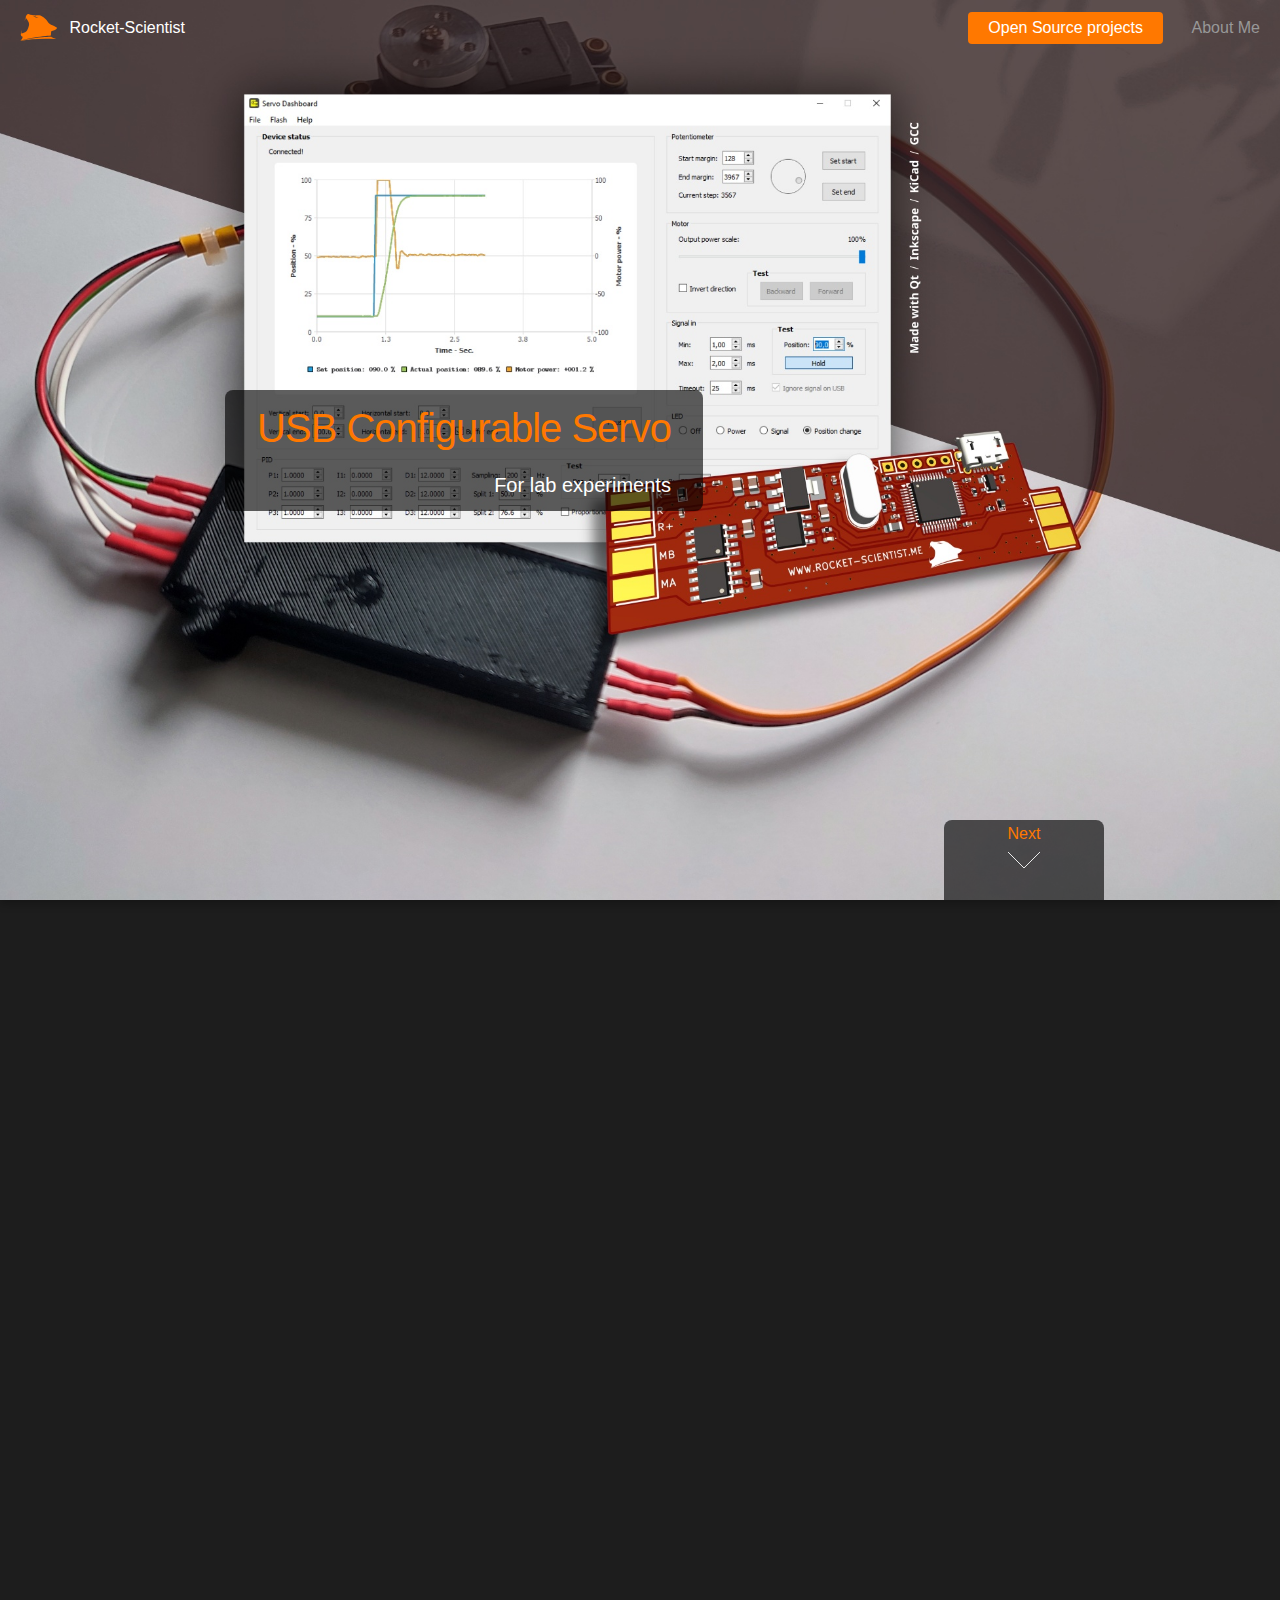
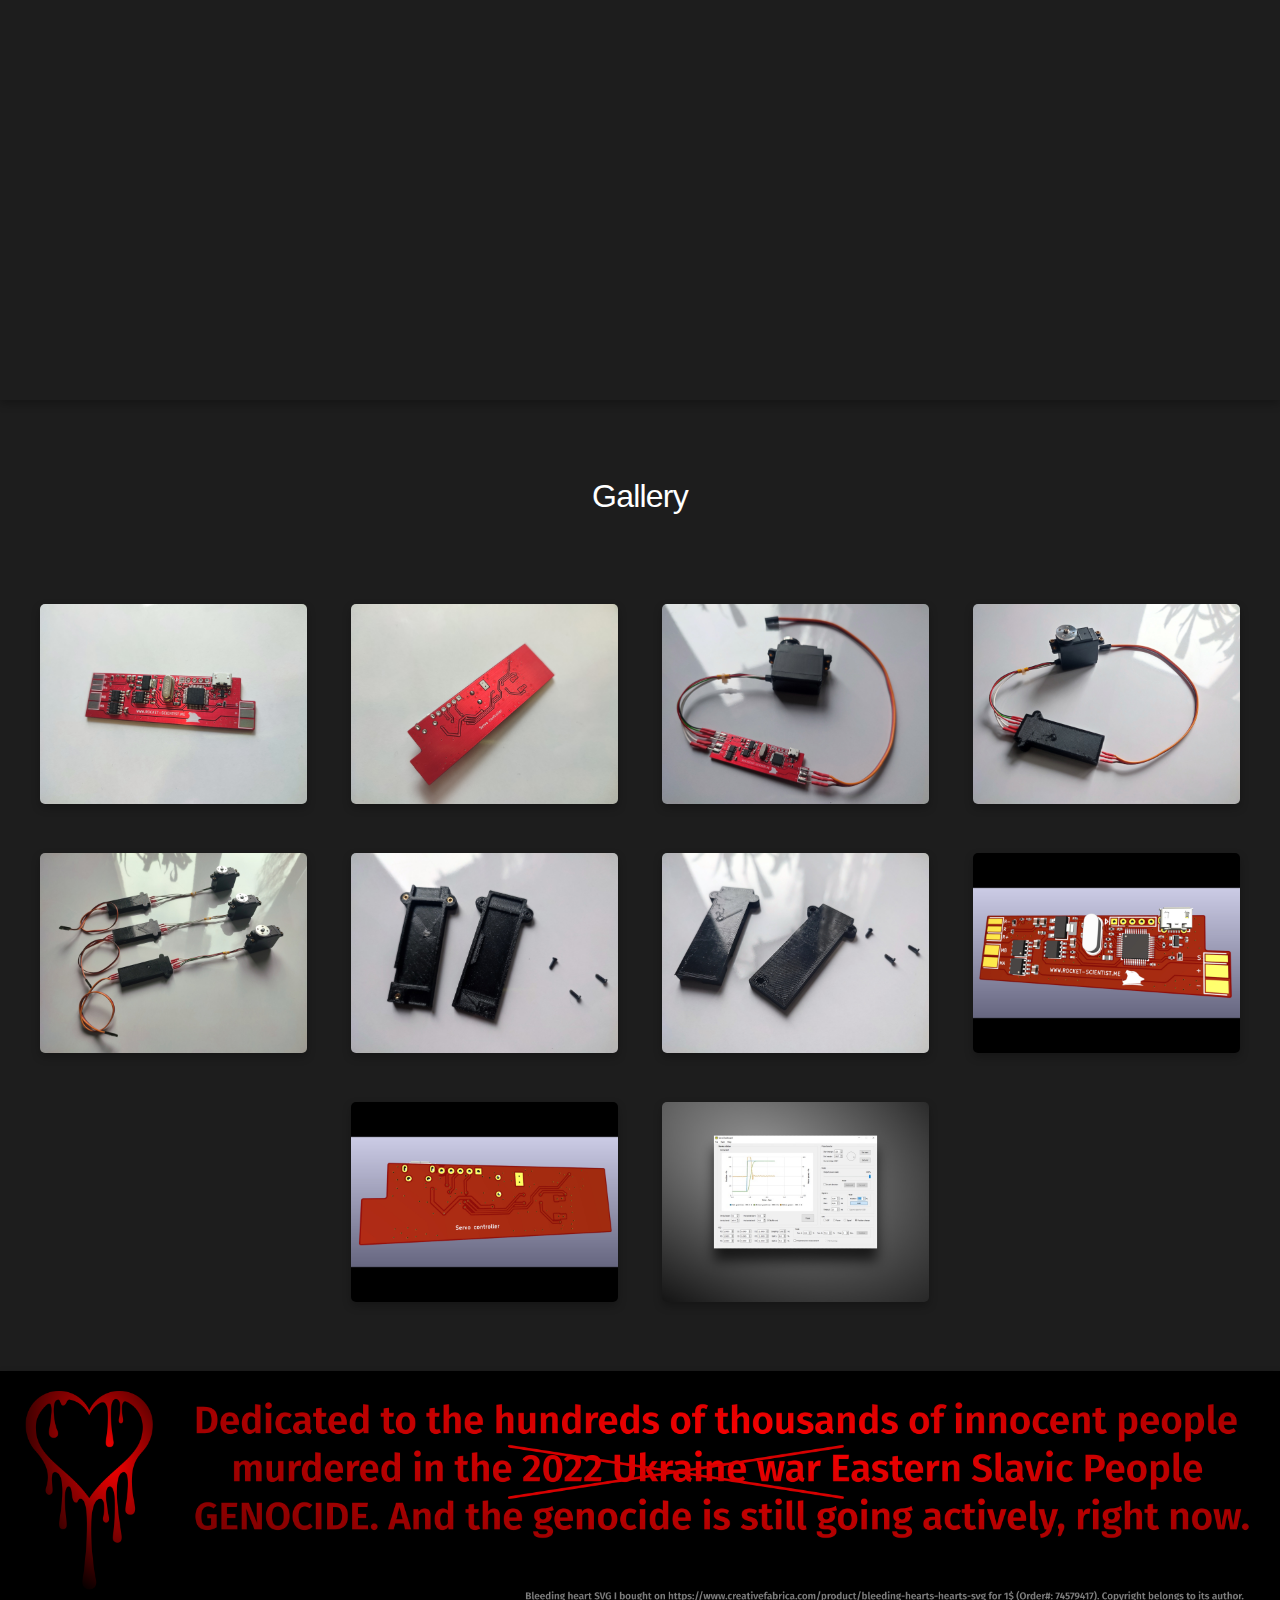
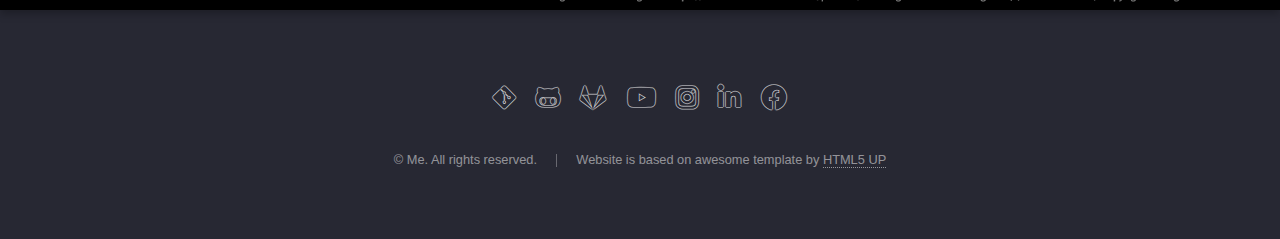
<file: servo.html>
<!DOCTYPE HTML>
<!--
	Landed by HTML5 UP
	html5up.net | @ajlkn
	Free for personal and commercial use under the CCA 3.0 license (html5up.net/license)
-->
<html>
	<head>
		<title>Rocket Scientist - USB Configurable Servo</title>
		<link rel="icon" type="image/svg" href="images/icon.svg"/>
		<meta charset="utf-8" />
		<meta name="viewport" content="width=device-width, initial-scale=1, user-scalable=no" />
		<link rel="stylesheet" href="assets/css/main.css" />
		<noscript><link rel="stylesheet" href="assets/css/noscript.css" /></noscript>
		<!-- Gallery -->
		<link rel="stylesheet" href="gallery/jquery.fancybox.min.css" media="screen">
		<link rel="stylesheet" href="gallery/gallery.css">
		<!-- Gallery -->
	</head>
	<body class="is-preload landing">
		<div id="page-wrapper">

			<!-- Header -->
				<header id="header">
					<h1 id="logo"><a href="index.html" style=" margin-right: 1.25em;"><img style="vertical-align:middle; display:inline; height: 1.8em; width: auto; margin-right: 0.75em; padding-bottom: 0.15em;" src="images/logo.svg">Rocket-Scientist</a></h1>
					<nav id="nav">
						<ul>
							<!-- <li><a href="index.html">Home</a></li> -->
							<li>
								<a class="button primary">Open Source projects</a>
								<ul>
									<li><a href="quadruped.html">Quadruped Robot</a></li>
									<li><a href="servo.html">USB Configurable Servo</a></li>
									<li><a href="led.html">LED Tail Lights</a></li>
									<li><a href="flight_stick.html">Simple Flight Stick</a></li>
									<li><a href="other.html">Other Projects</a></li>
								</ul>
							</li>
							<li><a href="about_me.html">About Me</a></li>
						</ul>
					</nav>
				</header>

			<!-- Banner -->
				<section id="banner" style="background-image: url(images/projects/servo/banner.jpg)">
					<div class="content">
						<header style="background-color:#000000A0; border-radius:0.5em; padding-top:0.5em; padding-bottom:0.5em;  padding-left:2em; padding-right:2em;">
							<h2 style="color: #ff7800">USB Configurable Servo</h2>
							<p>For lab experiments</p>
						</header>
						<span style="display:inline-block; position:relative; width:22em;"></span>
					</div>
					<a href="#one" class="goto-next scrolly" style="text-indent: 0; left: 80%; background-color: #000000A0; border-radius: 0.5em 0.5em 0 0;"><strong style="text-indent: 0; color: #ff7800">Next</strong></a>
				</section>

			<!-- One -->
				<section id="one" class="spotlight style1 bottom">
					<span class="image fit main" style="border-radius: 0px;"><img style="border-radius: 0px;" src="images/projects/servo/pic1.jpg" alt="" /></span>
					<div class="content">
						<div class="container">
							<div class="row">
								<div class="col-4 col-12-medium">
									<header>
										<h2>All functions demo video</h2>
										<ul class="alt" style="text-align:left">
											<li>➤ In operation tuning and monitoring</li>
											<li>➤ 3.3v/5v standard servo PWM signal</li>
											<li>➤ 6v to 8.4v power, best for use with 2S LiPo</li>
											<li>➤ Compatible with easy to find mechanical parts</li>
											<li>➤ Designed for lab tests and development</li>
										</ul>
									</header>
								</div>
								<iframe style="height: 24em; padding-bottom: 3em" class="col-8 col-12-medium" src="https://www.youtube.com/embed/videoseries?list=PL9tPHhJcyW83E7xXnbGA9gVsWUSLcG5Ky" title="YouTube video player" frameborder="0" allow="accelerometer; clipboard-write; encrypted-media; gyroscope; picture-in-picture" allowfullscreen></iframe>
							</div>
						</div>
					</div>
					<a href="#two" class="goto-next scrolly">Next</a>
				</section>

			<!-- Two -->
				<section id="two" class="spotlight style2 right">
					<span class="image fit main" style="border-radius: 0px;"><img style="border-radius: 0px;" src="images/projects/servo/pic2.jpg" alt="" /></span>
					<div class="content">
						<header>
							<h2>Hardware</h2>
							<p>Small PCB connected to potentiometer and motor, controls via standard servo PWM signal</p>
						</header>
						<p>All BOM parts highly cost effective and vastly available from China. Even MCU has minimum 5 for now, pin to pin and firmware compatible alternatives (functional clones).</p>
						<ul class="actions">
						<li><a href="https://codeberg.org/Rocket-Scientist/USB_Configurable_Servo-Hardware/archive/main.zip" class="button primary icon solid fa-download" style="width: 20em">KiCad Project Download</a></li>
						</ul>
					</div>
					<a href="#three" class="goto-next scrolly">Next</a>
				</section>

			<!-- Three -->
				<section id="three" class="spotlight style3 left">
					<span class="image fit main bottom" style="border-radius: 0px;"><img style="border-radius: 0px;" src="images/projects/servo/pic3.jpg" alt="" /></span>
					<div class="content">
						<header>
							<h2>Firmware & Software</h2>
							<p>STM32Cube IDE/Qt Projects</p>
						</header>
						<p>Cross platform app, very clean code in both projects. Tested in operation.</p>
						<ul class="actions">
							<li><a href="https://codeberg.org/Rocket-Scientist/USB_Configurable_Servo-Firmware/archive/main.zip" class="button primary icon solid fa-download" style="width: 20em">STM32Cube IDE Project</a></li>
						</ul>
						<ul class="actions">
							<li><a href="https://codeberg.org/Rocket-Scientist/USB_Configurable_Servo-Software/archive/main.zip" class="button primary icon solid fa-download" style="width: 20em">Qt App Project</a></li>
						</ul>
					</div>
					<a href="#four" class="goto-next scrolly">Next</a>
				</section>

			<!-- Four -->
				<section id="four" class="wrapper style1 special">
					<div class="container" style="width: auto">
							<h2 style="padding-bottom: 1em">Gallery</h2>
						<!-- Gallery -->
						<a href="images/projects/servo/gallery/pic1.jpg" class="fancybox thumb" rel="ligthbox">
							<img  src="images/projects/servo/gallery/thumbs/pic1.jpg" class="zoom img-fluid">
						</a>
						<a href="images/projects/servo/gallery/pic2.jpg" class="fancybox thumb" rel="ligthbox">
							<img  src="images/projects/servo/gallery/thumbs/pic2.jpg" class="zoom img-fluid">
						</a>
						<a href="images/projects/servo/gallery/pic3.jpg" class="fancybox thumb" rel="ligthbox">
							<img  src="images/projects/servo/gallery/thumbs/pic3.jpg" class="zoom img-fluid">
						</a>
						<a href="images/projects/servo/gallery/pic4.jpg" class="fancybox thumb" rel="ligthbox">
							<img  src="images/projects/servo/gallery/thumbs/pic4.jpg" class="zoom img-fluid">
						</a>
						<a href="images/projects/servo/gallery/pic5.jpg" class="fancybox thumb" rel="ligthbox">
							<img  src="images/projects/servo/gallery/thumbs/pic5.jpg" class="zoom img-fluid">
						</a>
						<a href="images/projects/servo/gallery/pic6.jpg" class="fancybox thumb" rel="ligthbox">
							<img  src="images/projects/servo/gallery/thumbs/pic6.jpg" class="zoom img-fluid">
						</a>
						<a href="images/projects/servo/gallery/pic7.jpg" class="fancybox thumb" rel="ligthbox">
							<img  src="images/projects/servo/gallery/thumbs/pic7.jpg" class="zoom img-fluid">
						</a>
						<a href="images/projects/servo/gallery/pic8.jpg" class="fancybox thumb" rel="ligthbox">
							<img  src="images/projects/servo/gallery/thumbs/pic8.jpg" class="zoom img-fluid">
						</a>
						<a href="images/projects/servo/gallery/pic9.jpg" class="fancybox thumb" rel="ligthbox">
							<img  src="images/projects/servo/gallery/thumbs/pic9.jpg" class="zoom img-fluid">
						</a>
						<a href="images/projects/servo/gallery/pic10.jpg" class="fancybox thumb" rel="ligthbox">
							<img  src="images/projects/servo/gallery/thumbs/pic10.jpg" class="zoom img-fluid">
						</a>
						<!-- Gallery -->
					</div>
				</section>
			<!-- Five -->
				<section>
					<span class="image fit main" style="margin: 0 0 0 0; border-radius: 0; box-shadow:0 0.25em 0.5em 0 rgba(0, 0, 0, 0.25)"><img style="border-radius: 0" src="images/ua.png" alt="" /></span>
				</section>

			<!-- Footer -->
				<footer id="footer">
					<ul class="icons">
						<li><a href="https://codeberg.org/rocket-scientist/" target="_blank" class="icon brands alt fa-git-alt"><span class="label">codeberg</span></a></li>
						<li><a href="https://github.com/rocketscientist26/" target="_blank" class="icon brands alt fa-github-alt"><span class="label">Github</span></a></li>
						<li><a href="https://gitlab.com/rocket-scientist/" target="_blank" class="icon brands alt fa-gitlab"><span class="label">Gitlab</span></a></li>
						<li><a href="https://youtube.com/channel/UC1JL39CUcOVuqr4rSOFGA6g/" target="_blank" class="icon brands alt fa-youtube"><span class="label">YouTube</span></a></li>
						<li><a href="https://instagram.com/rocket_scientist.me/" target="_blank" class="icon brands alt fa-instagram"><span class="label">Instagram</span></a></li>
						<li><a href="https://linkedin.com/in/giorgi-ivanishvili/" target="_blank" class="icon brands alt fa-linkedin-in"><span class="label">LinkedIn</span></a></li>
						<li><a href="https://facebook.com/giorgi.ivanishvili.779/" target="_blank" class="icon brands alt fa-facebook"><span class="label">Facebook</span></a></li>
					</ul>
					<ul class="copyright">
						<li>&copy; Me. All rights reserved.</li><li>Website is based on awesome template by <a href="http://html5up.net" target="_blank">HTML5 UP</a></li>
					</ul>
				</footer>

		</div>

		<!-- Scripts -->
			<script src="assets/js/jquery.min.js"></script>
			<script src="assets/js/jquery.scrolly.min.js"></script>
			<script src="assets/js/jquery.dropotron.min.js"></script>
			<script src="assets/js/jquery.scrollex.min.js"></script>
			<script src="assets/js/browser.min.js"></script>
			<script src="assets/js/breakpoints.min.js"></script>
			<script src="assets/js/util.js"></script>
			<script src="assets/js/main.js"></script>
			<!-- Gallery -->
			<script src="gallery/bootstrap.min.js"></script>
			<script src="gallery/jquery.min.js"></script>
			<script src="gallery/jquery.fancybox.min.js"></script>
			<script src="gallery/gallery.js"></script>
			<!-- Gallery -->

	</body>
</html>
</file>
<file: assets/css/noscript.css>
/*
	Landed by HTML5 UP
	html5up.net | @ajlkn
	Free for personal and commercial use under the CCA 3.0 license (html5up.net/license)
*/

/* Loader */

	body.landing.is-preload:before {
		display: none;
	}

	body.landing.is-preload:after {
		display: none;
	}
</file>
<file: gallery/gallery.css>
body {
  background-color:#1d1d1d !important;
  font-family: "Asap", sans-serif;
  color:#989898;
  font-size:16px;
}

#demo {
  height:100%;
  position:relative;
  overflow:hidden;
}

.fancybox-skin{
	padding: 4px !important;
	background: #ff7800;
}
.fancybox-item{
	color: #0000;
}
.fancybox-close{
	color: #0000;
	background-image: url(fancybox_sprite.png);
}
.fancybox-prev span{
	background-image: url(fancybox_sprite.png);
}
.fancybox-next span{
	background-image: url(fancybox_sprite.png);
}
.fancybox{
	color: #0000;
}

.green{
  background-color:#6fb936;
}
        .thumb{
        }
        
        .page-top{
        }

   
img.zoom {
	box-shadow:0 0.25em 0.5em 0 rgba(0, 0, 0, 0.25);
	margin: 20px;
    height: 200px;
    border-radius:5px;
    object-fit:cover;
    -webkit-transition: all .3s ease-in-out;
    -moz-transition: all .3s ease-in-out;
    -o-transition: all .3s ease-in-out;
    -ms-transition: all .3s ease-in-out;
}
        
 
.transition {
    -webkit-transform: scale(1.2); 
    -moz-transform: scale(1.2);
    -o-transform: scale(1.2);
    transform: scale(1.2);
}
    .modal-header {
   
     border-bottom: none;
}
    .modal-title {
        color:#000;
    }
    .modal-footer{
      display:none;  
    }
</file>
<file: assets/css/main.css>
@import url("fontawesome-all.min.css");
@import url("https://fonts.googleapis.com/css?family=Roboto:100,300,100italic,300italic");

/*
	Landed by HTML5 UP
	html5up.net | @ajlkn
	Free for personal and commercial use under the CCA 3.0 license (html5up.net/license)
*/
/* hide scrollbar but allow scrolling */
html, body, div, span, applet, object,
iframe, h1, h2, h3, h4, h5, h6, p, blockquote,
pre, a, abbr, acronym, address, big, cite,
code, del, dfn, em, img, ins, kbd, q, s, samp,
small, strike, strong, sub, sup, tt, var, b,
u, i, center, dl, dt, dd, ol, ul, li, fieldset,
form, label, legend, table, caption, tbody,
tfoot, thead, tr, th, td, article, aside,
canvas, details, embed, figure, figcaption,
footer, header, hgroup, menu, nav, output, ruby,
section, summary, time, mark, audio, video {
	margin: 0;
	padding: 0;
	border: 0;
	font-size: 100%;
	font: inherit;
	vertical-align: baseline;
	-ms-overflow-style: none; /* for Internet Explorer, Edge */
	scrollbar-width: none; /* for Firefox */
	/*overflow-y: scroll;*/
}
body::-webkit-scrollbar {
  display: none; /* for Chrome, Safari, and Opera */
}

article, aside, details, figcaption, figure,
footer, header, hgroup, menu, nav, section {
	display: block;}

body {
	line-height: 1;
}

ol, ul {
	list-style: none;
}

blockquote, q {
	quotes: none;
}

	blockquote:before, blockquote:after, q:before, q:after {
		content: '';
		content: none;
	}

table {
	border-collapse: collapse;
	border-spacing: 0;
}

body {
	-webkit-text-size-adjust: none;
}

mark {
	background-color: transparent;
	color: inherit;
}

input::-moz-focus-inner {
	border: 0;
	padding: 0;
}

input, select, textarea {
	-moz-appearance: none;
	-webkit-appearance: none;
	-ms-appearance: none;
	appearance: none;
}

/* Basic */

	html {
		box-sizing: border-box;
	}

	*, *:before, *:after {
		box-sizing: inherit;
	}

	html, body {
		background: #1c1d26;
	}

	body.is-preload *, body.is-preload *:before, body.is-preload *:after {
		-moz-animation: none !important;
		-webkit-animation: none !important;
		-ms-animation: none !important;
		animation: none !important;
		-moz-transition: none !important;
		-webkit-transition: none !important;
		-ms-transition: none !important;
		transition: none !important;
	}

	body, input, select, textarea {
		color: rgba(255, 255, 255, 0.75);
		font-family: "Roboto", Helvetica, sans-serif;
		font-size: 15pt;
		font-weight: 100;
		line-height: 1.75em;
	}

	a {
		-moz-transition: border-color 0.2s ease-in-out, color 0.2s ease-in-out;
		-webkit-transition: border-color 0.2s ease-in-out, color 0.2s ease-in-out;
		-ms-transition: border-color 0.2s ease-in-out, color 0.2s ease-in-out;
		transition: border-color 0.2s ease-in-out, color 0.2s ease-in-out;
		border-bottom: dotted 1px;
		color: #ff7800;
		text-decoration: none;
	}

		a:hover {
			color: #ff7800 !important;
			border-bottom-color: transparent;
		}

	strong, b {
		color: #ffffff;
		font-weight: 300;
	}

	em, i {
		font-style: italic;
	}

	p {
		margin: 0 0 2em 0;
	}

	h1, h2, h3, h4, h5, h6 {
		color: #ffffff;
		font-weight: 300;
		line-height: 1em;
		margin: 0 0 1em 0;
	}

		h1 a, h2 a, h3 a, h4 a, h5 a, h6 a {
			color: inherit;
			border: 0;
		}

	h2 {
		font-size: 2em;
		line-height: 1.5em;
		letter-spacing: -0.025em;
	}

	h3 {
		font-size: 1.35em;
		line-height: 1.5em;
	}

	h4 {
		font-size: 1.1em;
		line-height: 1.5em;
	}

	h5 {
		font-size: 0.9em;
		line-height: 1.5em;
	}

	h6 {
		font-size: 0.7em;
		line-height: 1.5em;
	}

	sub {
		font-size: 0.8em;
		position: relative;
		top: 0.5em;
	}

	sup {
		font-size: 0.8em;
		position: relative;
		top: -0.5em;
	}

	hr {
		border: 0;
		border-bottom: solid 1px rgba(255, 255, 255, 0.3);
		margin: 3em 0;
	}

		hr.major {
			margin: 4em 0;
		}

	blockquote {
		border-left: solid 4px rgba(255, 255, 255, 0.3);
		font-style: italic;
		margin: 0 0 2em 0;
		padding: 0.5em 0 0.5em 2em;
	}

	code {
		background: rgba(255, 255, 255, 0.075);
		border-radius: 4px;
		font-family: "Courier New", monospace;
		font-size: 0.9em;
		margin: 0 0.25em;
		padding: 0.25em 0.65em;
	}

	pre {
		-webkit-overflow-scrolling: touch;
		font-family: "Courier New", monospace;
		font-size: 0.9em;
		margin: 0 0 2em 0;
	}

		pre code {
			display: block;
			line-height: 1.75em;
			padding: 1em 1.5em;
			overflow-x: auto;
		}

	.align-left {
		text-align: left;
	}

	.align-center {
		text-align: center;
	}

	.align-right {
		text-align: right;
	}

/* Loader */

	@-moz-keyframes spinner-show {
		0% {
			opacity: 0;
		}

		100% {
			opacity: 1;
		}
	}

	@-webkit-keyframes spinner-show {
		0% {
			opacity: 0;
		}

		100% {
			opacity: 1;
		}
	}

	@-ms-keyframes spinner-show {
		0% {
			opacity: 0;
		}

		100% {
			opacity: 1;
		}
	}

	@keyframes spinner-show {
		0% {
			opacity: 0;
		}

		100% {
			opacity: 1;
		}
	}

	@-moz-keyframes spinner-hide {
		0% {
			color: rgba(255, 255, 255, 0.15);
			z-index: 100001;
			-moz-transform: scale(1) rotate(0deg);
			-webkit-transform: scale(1) rotate(0deg);
			-ms-transform: scale(1) rotate(0deg);
			transform: scale(1) rotate(0deg);
		}

		99% {
			color: #1c1d26;
			z-index: 100001;
			-moz-transform: scale(0.5) rotate(360deg);
			-webkit-transform: scale(0.5) rotate(360deg);
			-ms-transform: scale(0.5) rotate(360deg);
			transform: scale(0.5) rotate(360deg);
		}

		100% {
			color: #1c1d26;
			z-index: -1;
			-moz-transform: scale(0.5) rotate(360deg);
			-webkit-transform: scale(0.5) rotate(360deg);
			-ms-transform: scale(0.5) rotate(360deg);
			transform: scale(0.5) rotate(360deg);
		}
	}

	@-webkit-keyframes spinner-hide {
		0% {
			color: rgba(255, 255, 255, 0.15);
			z-index: 100001;
			-moz-transform: scale(1) rotate(0deg);
			-webkit-transform: scale(1) rotate(0deg);
			-ms-transform: scale(1) rotate(0deg);
			transform: scale(1) rotate(0deg);
		}

		99% {
			color: #1c1d26;
			z-index: 100001;
			-moz-transform: scale(0.5) rotate(360deg);
			-webkit-transform: scale(0.5) rotate(360deg);
			-ms-transform: scale(0.5) rotate(360deg);
			transform: scale(0.5) rotate(360deg);
		}

		100% {
			color: #1c1d26;
			z-index: -1;
			-moz-transform: scale(0.5) rotate(360deg);
			-webkit-transform: scale(0.5) rotate(360deg);
			-ms-transform: scale(0.5) rotate(360deg);
			transform: scale(0.5) rotate(360deg);
		}
	}

	@-ms-keyframes spinner-hide {
		0% {
			color: rgba(255, 255, 255, 0.15);
			z-index: 100001;
			-moz-transform: scale(1) rotate(0deg);
			-webkit-transform: scale(1) rotate(0deg);
			-ms-transform: scale(1) rotate(0deg);
			transform: scale(1) rotate(0deg);
		}

		99% {
			color: #1c1d26;
			z-index: 100001;
			-moz-transform: scale(0.5) rotate(360deg);
			-webkit-transform: scale(0.5) rotate(360deg);
			-ms-transform: scale(0.5) rotate(360deg);
			transform: scale(0.5) rotate(360deg);
		}

		100% {
			color: #1c1d26;
			z-index: -1;
			-moz-transform: scale(0.5) rotate(360deg);
			-webkit-transform: scale(0.5) rotate(360deg);
			-ms-transform: scale(0.5) rotate(360deg);
			transform: scale(0.5) rotate(360deg);
		}
	}

	@keyframes spinner-hide {
		0% {
			color: rgba(255, 255, 255, 0.15);
			z-index: 100001;
			-moz-transform: scale(1) rotate(0deg);
			-webkit-transform: scale(1) rotate(0deg);
			-ms-transform: scale(1) rotate(0deg);
			transform: scale(1) rotate(0deg);
		}

		99% {
			color: #1c1d26;
			z-index: 100001;
			-moz-transform: scale(0.5) rotate(360deg);
			-webkit-transform: scale(0.5) rotate(360deg);
			-ms-transform: scale(0.5) rotate(360deg);
			transform: scale(0.5) rotate(360deg);
		}

		100% {
			color: #1c1d26;
			z-index: -1;
			-moz-transform: scale(0.5) rotate(360deg);
			-webkit-transform: scale(0.5) rotate(360deg);
			-ms-transform: scale(0.5) rotate(360deg);
			transform: scale(0.5) rotate(360deg);
		}
	}

	@-moz-keyframes spinner-rotate {
		0% {
			-moz-transform: scale(1) rotate(0deg);
			-webkit-transform: scale(1) rotate(0deg);
			-ms-transform: scale(1) rotate(0deg);
			transform: scale(1) rotate(0deg);
		}

		100% {
			-moz-transform: scale(1) rotate(360deg);
			-webkit-transform: scale(1) rotate(360deg);
			-ms-transform: scale(1) rotate(360deg);
			transform: scale(1) rotate(360deg);
		}
	}

	@-webkit-keyframes spinner-rotate {
		0% {
			-moz-transform: scale(1) rotate(0deg);
			-webkit-transform: scale(1) rotate(0deg);
			-ms-transform: scale(1) rotate(0deg);
			transform: scale(1) rotate(0deg);
		}

		100% {
			-moz-transform: scale(1) rotate(360deg);
			-webkit-transform: scale(1) rotate(360deg);
			-ms-transform: scale(1) rotate(360deg);
			transform: scale(1) rotate(360deg);
		}
	}

	@-ms-keyframes spinner-rotate {
		0% {
			-moz-transform: scale(1) rotate(0deg);
			-webkit-transform: scale(1) rotate(0deg);
			-ms-transform: scale(1) rotate(0deg);
			transform: scale(1) rotate(0deg);
		}

		100% {
			-moz-transform: scale(1) rotate(360deg);
			-webkit-transform: scale(1) rotate(360deg);
			-ms-transform: scale(1) rotate(360deg);
			transform: scale(1) rotate(360deg);
		}
	}

	@keyframes spinner-rotate {
		0% {
			-moz-transform: scale(1) rotate(0deg);
			-webkit-transform: scale(1) rotate(0deg);
			-ms-transform: scale(1) rotate(0deg);
			transform: scale(1) rotate(0deg);
		}

		100% {
			-moz-transform: scale(1) rotate(360deg);
			-webkit-transform: scale(1) rotate(360deg);
			-ms-transform: scale(1) rotate(360deg);
			transform: scale(1) rotate(360deg);
		}
	}

	@-moz-keyframes overlay-hide {
		0% {
			opacity: 1;
			z-index: 100000;
		}

		15% {
			opacity: 1;
			z-index: 100000;
		}

		99% {
			opacity: 0;
			z-index: 100000;
		}

		100% {
			opacity: 0;
			z-index: -1;
		}
	}

	@-webkit-keyframes overlay-hide {
		0% {
			opacity: 1;
			z-index: 100000;
		}

		15% {
			opacity: 1;
			z-index: 100000;
		}

		99% {
			opacity: 0;
			z-index: 100000;
		}

		100% {
			opacity: 0;
			z-index: -1;
		}
	}

	@-ms-keyframes overlay-hide {
		0% {
			opacity: 1;
			z-index: 100000;
		}

		15% {
			opacity: 1;
			z-index: 100000;
		}

		99% {
			opacity: 0;
			z-index: 100000;
		}

		100% {
			opacity: 0;
			z-index: -1;
		}
	}

	@keyframes overlay-hide {
		0% {
			opacity: 1;
			z-index: 100000;
		}

		15% {
			opacity: 1;
			z-index: 100000;
		}

		99% {
			opacity: 0;
			z-index: 100000;
		}

		100% {
			opacity: 0;
			z-index: -1;
		}
	}

	body.landing {
		text-decoration: none;
	}

		body.landing:before {
			-moz-osx-font-smoothing: grayscale;
			-webkit-font-smoothing: antialiased;
			display: inline-block;
			font-style: normal;
			font-variant: normal;
			text-rendering: auto;
			line-height: 1;
			text-transform: none !important;
			font-family: 'Font Awesome 5 Free';
			font-weight: 900;
		}

		body.landing:before {
			-moz-animation: spinner-show 1.5s 1 0.25s ease forwards, spinner-hide 0.25s ease-in-out forwards !important;
			-webkit-animation: spinner-show 1.5s 1 0.25s ease forwards, spinner-hide 0.25s ease-in-out forwards !important;
			-ms-animation: spinner-show 1.5s 1 0.25s ease forwards, spinner-hide 0.25s ease-in-out forwards !important;
			animation: spinner-show 1.5s 1 0.25s ease forwards, spinner-hide 0.25s ease-in-out forwards !important;
			-moz-transform-origin: 50% 50%;
			-webkit-transform-origin: 50% 50%;
			-ms-transform-origin: 50% 50%;
			transform-origin: 50% 50%;
			color: rgba(255, 255, 255, 0.15);
			content: '\f1ce';
			cursor: default;
			display: block;
			font-size: 2em;
			height: 2em;
			left: 50%;
			line-height: 2em;
			margin: -1em 0 0 -1em;
			opacity: 0;
			position: fixed;
			text-align: center;
			top: 50%;
			width: 2em;
			z-index: -1;
		}

		body.landing:after {
			-moz-animation: overlay-hide 1.5s ease-in forwards !important;
			-webkit-animation: overlay-hide 1.5s ease-in forwards !important;
			-ms-animation: overlay-hide 1.5s ease-in forwards !important;
			animation: overlay-hide 1.5s ease-in forwards !important;
			background: #1c1d26;
			content: '';
			display: block;
			height: 100%;
			left: 0;
			opacity: 0;
			position: fixed;
			top: 0;
			width: 100%;
			z-index: -1;
		}

		body.landing.is-preload:before {
			-moz-animation: spinner-show 1.5s 1 0.25s ease forwards, spinner-rotate 0.75s infinite linear !important;
			-webkit-animation: spinner-show 1.5s 1 0.25s ease forwards, spinner-rotate 0.75s infinite linear !important;
			-ms-animation: spinner-show 1.5s 1 0.25s ease forwards, spinner-rotate 0.75s infinite linear !important;
			animation: spinner-show 1.5s 1 0.25s ease forwards, spinner-rotate 0.75s infinite linear !important;
			z-index: 100001;
		}

		body.landing.is-preload:after {
			-moz-animation: none !important;
			-webkit-animation: none !important;
			-ms-animation: none !important;
			animation: none !important;
			opacity: 1;
			z-index: 100000;
		}

	@media (-webkit-min-device-pixel-ratio: 2) {

		body.landing:before {
			line-height: 2.025em;
		}

	}

/* Container */

	.container {
		margin: 0 auto;
		max-width: calc(100% - 4em);
		width: 70em;
	}

		.container.xsmall {
			width: 17.5em;
		}

		.container.small {
			width: 35em;
		}

		.container.medium {
			width: 52.5em;
		}

		.container.large {
			width: 87.5em;
		}

		.container.xlarge {
			width: 105em;
		}

		.container.max {
			width: 100%;
		}

		@media screen and (max-width: 1280px) {

			.container {
				width: 90%;
				max-width: 100%;
			}

		}

		@media screen and (max-width: 980px) {

			.container {
				width: 100% !important;
			}

		}

/* Row */

	.row {
		display: flex;
		flex-wrap: wrap;
		box-sizing: border-box;
		align-items: stretch;
	}

		.row > * {
			box-sizing: border-box;
		}

		.row.gtr-uniform > * > :last-child {
			margin-bottom: 0;
		}

		.row.aln-left {
			justify-content: flex-start;
		}

		.row.aln-center {
			justify-content: center;
		}

		.row.aln-right {
			justify-content: flex-end;
		}

		.row.aln-top {
			align-items: flex-start;
		}

		.row.aln-middle {
			align-items: center;
		}

		.row.aln-bottom {
			align-items: flex-end;
		}

		.row > .imp {
			order: -1;
		}

		.row > .col-1 {
			width: 8.33333%;
		}

		.row > .off-1 {
			margin-left: 8.33333%;
		}

		.row > .col-2 {
			width: 16.66667%;
		}

		.row > .off-2 {
			margin-left: 16.66667%;
		}

		.row > .col-3 {
			width: 25%;
		}

		.row > .off-3 {
			margin-left: 25%;
		}

		.row > .col-4 {
			width: 33.33333%;
		}

		.row > .off-4 {
			margin-left: 33.33333%;
		}

		.row > .col-5 {
			width: 41.66667%;
		}

		.row > .off-5 {
			margin-left: 41.66667%;
		}

		.row > .col-6 {
			width: 50%;
		}

		.row > .off-6 {
			margin-left: 50%;
		}

		.row > .col-7 {
			width: 58.33333%;
		}

		.row > .off-7 {
			margin-left: 58.33333%;
		}

		.row > .col-8 {
			width: 66.66667%;
		}

		.row > .off-8 {
			margin-left: 66.66667%;
		}

		.row > .col-9 {
			width: 75%;
		}

		.row > .off-9 {
			margin-left: 75%;
		}

		.row > .col-10 {
			width: 83.33333%;
		}

		.row > .off-10 {
			margin-left: 83.33333%;
		}

		.row > .col-11 {
			width: 91.66667%;
		}

		.row > .off-11 {
			margin-left: 91.66667%;
		}

		.row > .col-12 {
			width: 100%;
		}

		.row > .off-12 {
			margin-left: 100%;
		}

		.row.gtr-0 {
			margin-top: 0;
			margin-left: 0em;
		}

			.row.gtr-0 > * {
				padding: 0 0 0 0em;
			}

			.row.gtr-0.gtr-uniform {
				margin-top: 0em;
			}

				.row.gtr-0.gtr-uniform > * {
					padding-top: 0em;
				}

		.row.gtr-25 {
			margin-top: 0;
			margin-left: -0.625em;
		}

			.row.gtr-25 > * {
				padding: 0 0 0 0.625em;
			}

			.row.gtr-25.gtr-uniform {
				margin-top: -0.625em;
			}

				.row.gtr-25.gtr-uniform > * {
					padding-top: 0.625em;
				}

		.row.gtr-50 {
			margin-top: 0;
			margin-left: -1.25em;
		}

			.row.gtr-50 > * {
				padding: 0 0 0 1.25em;
			}

			.row.gtr-50.gtr-uniform {
				margin-top: -1.25em;
			}

				.row.gtr-50.gtr-uniform > * {
					padding-top: 1.25em;
				}

		.row {
			margin-top: 0;
			margin-left: -2.5em;
		}

			.row > * {
				padding: 0 0 0 2.5em;
			}

			.row.gtr-uniform {
				margin-top: -2.5em;
			}

				.row.gtr-uniform > * {
					padding-top: 2.5em;
				}

		.row.gtr-150 {
			margin-top: 0;
			margin-left: -3.75em;
		}

			.row.gtr-150 > * {
				padding: 0 0 0 3.75em;
			}

			.row.gtr-150.gtr-uniform {
				margin-top: -3.75em;
			}

				.row.gtr-150.gtr-uniform > * {
					padding-top: 3.75em;
				}

		.row.gtr-200 {
			margin-top: 0;
			margin-left: -5em;
		}

			.row.gtr-200 > * {
				padding: 0 0 0 5em;
			}

			.row.gtr-200.gtr-uniform {
				margin-top: -5em;
			}

				.row.gtr-200.gtr-uniform > * {
					padding-top: 5em;
				}

		@media screen and (max-width: 1680px) {

			.row {
				display: flex;
				flex-wrap: wrap;
				box-sizing: border-box;
				align-items: stretch;
			}

				.row > * {
					box-sizing: border-box;
				}

				.row.gtr-uniform > * > :last-child {
					margin-bottom: 0;
				}

				.row.aln-left {
					justify-content: flex-start;
				}

				.row.aln-center {
					justify-content: center;
				}

				.row.aln-right {
					justify-content: flex-end;
				}

				.row.aln-top {
					align-items: flex-start;
				}

				.row.aln-middle {
					align-items: center;
				}

				.row.aln-bottom {
					align-items: flex-end;
				}

				.row > .imp-xlarge {
					order: -1;
				}

				.row > .col-1-xlarge {
					width: 8.33333%;
				}

				.row > .off-1-xlarge {
					margin-left: 8.33333%;
				}

				.row > .col-2-xlarge {
					width: 16.66667%;
				}

				.row > .off-2-xlarge {
					margin-left: 16.66667%;
				}

				.row > .col-3-xlarge {
					width: 25%;
				}

				.row > .off-3-xlarge {
					margin-left: 25%;
				}

				.row > .col-4-xlarge {
					width: 33.33333%;
				}

				.row > .off-4-xlarge {
					margin-left: 33.33333%;
				}

				.row > .col-5-xlarge {
					width: 41.66667%;
				}

				.row > .off-5-xlarge {
					margin-left: 41.66667%;
				}

				.row > .col-6-xlarge {
					width: 50%;
				}

				.row > .off-6-xlarge {
					margin-left: 50%;
				}

				.row > .col-7-xlarge {
					width: 58.33333%;
				}

				.row > .off-7-xlarge {
					margin-left: 58.33333%;
				}

				.row > .col-8-xlarge {
					width: 66.66667%;
				}

				.row > .off-8-xlarge {
					margin-left: 66.66667%;
				}

				.row > .col-9-xlarge {
					width: 75%;
				}

				.row > .off-9-xlarge {
					margin-left: 75%;
				}

				.row > .col-10-xlarge {
					width: 83.33333%;
				}

				.row > .off-10-xlarge {
					margin-left: 83.33333%;
				}

				.row > .col-11-xlarge {
					width: 91.66667%;
				}

				.row > .off-11-xlarge {
					margin-left: 91.66667%;
				}

				.row > .col-12-xlarge {
					width: 100%;
				}

				.row > .off-12-xlarge {
					margin-left: 100%;
				}

				.row.gtr-0 {
					margin-top: 0;
					margin-left: 0em;
				}

					.row.gtr-0 > * {
						padding: 0 0 0 0em;
					}

					.row.gtr-0.gtr-uniform {
						margin-top: 0em;
					}

						.row.gtr-0.gtr-uniform > * {
							padding-top: 0em;
						}

				.row.gtr-25 {
					margin-top: 0;
					margin-left: -0.625em;
				}

					.row.gtr-25 > * {
						padding: 0 0 0 0.625em;
					}

					.row.gtr-25.gtr-uniform {
						margin-top: -0.625em;
					}

						.row.gtr-25.gtr-uniform > * {
							padding-top: 0.625em;
						}

				.row.gtr-50 {
					margin-top: 0;
					margin-left: -1.25em;
				}

					.row.gtr-50 > * {
						padding: 0 0 0 1.25em;
					}

					.row.gtr-50.gtr-uniform {
						margin-top: -1.25em;
					}

						.row.gtr-50.gtr-uniform > * {
							padding-top: 1.25em;
						}

				.row {
					margin-top: 0;
					margin-left: -2.5em;
				}

					.row > * {
						padding: 0 0 0 2.5em;
					}

					.row.gtr-uniform {
						margin-top: -2.5em;
					}

						.row.gtr-uniform > * {
							padding-top: 2.5em;
						}

				.row.gtr-150 {
					margin-top: 0;
					margin-left: -3.75em;
				}

					.row.gtr-150 > * {
						padding: 0 0 0 3.75em;
					}

					.row.gtr-150.gtr-uniform {
						margin-top: -3.75em;
					}

						.row.gtr-150.gtr-uniform > * {
							padding-top: 3.75em;
						}

				.row.gtr-200 {
					margin-top: 0;
					margin-left: -5em;
				}

					.row.gtr-200 > * {
						padding: 0 0 0 5em;
					}

					.row.gtr-200.gtr-uniform {
						margin-top: -5em;
					}

						.row.gtr-200.gtr-uniform > * {
							padding-top: 5em;
						}

		}

		@media screen and (max-width: 1280px) {

			.row {
				display: flex;
				flex-wrap: wrap;
				box-sizing: border-box;
				align-items: stretch;
			}

				.row > * {
					box-sizing: border-box;
				}

				.row.gtr-uniform > * > :last-child {
					margin-bottom: 0;
				}

				.row.aln-left {
					justify-content: flex-start;
				}

				.row.aln-center {
					justify-content: center;
				}

				.row.aln-right {
					justify-content: flex-end;
				}

				.row.aln-top {
					align-items: flex-start;
				}

				.row.aln-middle {
					align-items: center;
				}

				.row.aln-bottom {
					align-items: flex-end;
				}

				.row > .imp-large {
					order: -1;
				}

				.row > .col-1-large {
					width: 8.33333%;
				}

				.row > .off-1-large {
					margin-left: 8.33333%;
				}

				.row > .col-2-large {
					width: 16.66667%;
				}

				.row > .off-2-large {
					margin-left: 16.66667%;
				}

				.row > .col-3-large {
					width: 25%;
				}

				.row > .off-3-large {
					margin-left: 25%;
				}

				.row > .col-4-large {
					width: 33.33333%;
				}

				.row > .off-4-large {
					margin-left: 33.33333%;
				}

				.row > .col-5-large {
					width: 41.66667%;
				}

				.row > .off-5-large {
					margin-left: 41.66667%;
				}

				.row > .col-6-large {
					width: 50%;
				}

				.row > .off-6-large {
					margin-left: 50%;
				}

				.row > .col-7-large {
					width: 58.33333%;
				}

				.row > .off-7-large {
					margin-left: 58.33333%;
				}

				.row > .col-8-large {
					width: 66.66667%;
				}

				.row > .off-8-large {
					margin-left: 66.66667%;
				}

				.row > .col-9-large {
					width: 75%;
				}

				.row > .off-9-large {
					margin-left: 75%;
				}

				.row > .col-10-large {
					width: 83.33333%;
				}

				.row > .off-10-large {
					margin-left: 83.33333%;
				}

				.row > .col-11-large {
					width: 91.66667%;
				}

				.row > .off-11-large {
					margin-left: 91.66667%;
				}

				.row > .col-12-large {
					width: 100%;
				}

				.row > .off-12-large {
					margin-left: 100%;
				}

				.row.gtr-0 {
					margin-top: 0;
					margin-left: 0em;
				}

					.row.gtr-0 > * {
						padding: 0 0 0 0em;
					}

					.row.gtr-0.gtr-uniform {
						margin-top: 0em;
					}

						.row.gtr-0.gtr-uniform > * {
							padding-top: 0em;
						}

				.row.gtr-25 {
					margin-top: 0;
					margin-left: -0.625em;
				}

					.row.gtr-25 > * {
						padding: 0 0 0 0.625em;
					}

					.row.gtr-25.gtr-uniform {
						margin-top: -0.625em;
					}

						.row.gtr-25.gtr-uniform > * {
							padding-top: 0.625em;
						}

				.row.gtr-50 {
					margin-top: 0;
					margin-left: -1.25em;
				}

					.row.gtr-50 > * {
						padding: 0 0 0 1.25em;
					}

					.row.gtr-50.gtr-uniform {
						margin-top: -1.25em;
					}

						.row.gtr-50.gtr-uniform > * {
							padding-top: 1.25em;
						}

				.row {
					margin-top: 0;
					margin-left: -2.5em;
				}

					.row > * {
						padding: 0 0 0 2.5em;
					}

					.row.gtr-uniform {
						margin-top: -2.5em;
					}

						.row.gtr-uniform > * {
							padding-top: 2.5em;
						}

				.row.gtr-150 {
					margin-top: 0;
					margin-left: -3.75em;
				}

					.row.gtr-150 > * {
						padding: 0 0 0 3.75em;
					}

					.row.gtr-150.gtr-uniform {
						margin-top: -3.75em;
					}

						.row.gtr-150.gtr-uniform > * {
							padding-top: 3.75em;
						}

				.row.gtr-200 {
					margin-top: 0;
					margin-left: -5em;
				}

					.row.gtr-200 > * {
						padding: 0 0 0 5em;
					}

					.row.gtr-200.gtr-uniform {
						margin-top: -5em;
					}

						.row.gtr-200.gtr-uniform > * {
							padding-top: 5em;
						}

		}

		@media screen and (max-width: 980px) {

			.row {
				display: flex;
				flex-wrap: wrap;
				box-sizing: border-box;
				align-items: stretch;
			}

				.row > * {
					box-sizing: border-box;
				}

				.row.gtr-uniform > * > :last-child {
					margin-bottom: 0;
				}

				.row.aln-left {
					justify-content: flex-start;
				}

				.row.aln-center {
					justify-content: center;
				}

				.row.aln-right {
					justify-content: flex-end;
				}

				.row.aln-top {
					align-items: flex-start;
				}

				.row.aln-middle {
					align-items: center;
				}

				.row.aln-bottom {
					align-items: flex-end;
				}

				.row > .imp-medium {
					order: -1;
				}

				.row > .col-1-medium {
					width: 8.33333%;
				}

				.row > .off-1-medium {
					margin-left: 8.33333%;
				}

				.row > .col-2-medium {
					width: 16.66667%;
				}

				.row > .off-2-medium {
					margin-left: 16.66667%;
				}

				.row > .col-3-medium {
					width: 25%;
				}

				.row > .off-3-medium {
					margin-left: 25%;
				}

				.row > .col-4-medium {
					width: 33.33333%;
				}

				.row > .off-4-medium {
					margin-left: 33.33333%;
				}

				.row > .col-5-medium {
					width: 41.66667%;
				}

				.row > .off-5-medium {
					margin-left: 41.66667%;
				}

				.row > .col-6-medium {
					width: 50%;
				}

				.row > .off-6-medium {
					margin-left: 50%;
				}

				.row > .col-7-medium {
					width: 58.33333%;
				}

				.row > .off-7-medium {
					margin-left: 58.33333%;
				}

				.row > .col-8-medium {
					width: 66.66667%;
				}

				.row > .off-8-medium {
					margin-left: 66.66667%;
				}

				.row > .col-9-medium {
					width: 75%;
				}

				.row > .off-9-medium {
					margin-left: 75%;
				}

				.row > .col-10-medium {
					width: 83.33333%;
				}

				.row > .off-10-medium {
					margin-left: 83.33333%;
				}

				.row > .col-11-medium {
					width: 91.66667%;
				}

				.row > .off-11-medium {
					margin-left: 91.66667%;
				}

				.row > .col-12-medium {
					width: 100%;
				}

				.row > .off-12-medium {
					margin-left: 100%;
				}

				.row.gtr-0 {
					margin-top: 0;
					margin-left: 0em;
				}

					.row.gtr-0 > * {
						padding: 0 0 0 0em;
					}

					.row.gtr-0.gtr-uniform {
						margin-top: 0em;
					}

						.row.gtr-0.gtr-uniform > * {
							padding-top: 0em;
						}

				.row.gtr-25 {
					margin-top: 0;
					margin-left: -0.625em;
				}

					.row.gtr-25 > * {
						padding: 0 0 0 0.625em;
					}

					.row.gtr-25.gtr-uniform {
						margin-top: -0.625em;
					}

						.row.gtr-25.gtr-uniform > * {
							padding-top: 0.625em;
						}

				.row.gtr-50 {
					margin-top: 0;
					margin-left: -1.25em;
				}

					.row.gtr-50 > * {
						padding: 0 0 0 1.25em;
					}

					.row.gtr-50.gtr-uniform {
						margin-top: -1.25em;
					}

						.row.gtr-50.gtr-uniform > * {
							padding-top: 1.25em;
						}

				.row {
					margin-top: 0;
					margin-left: -2.5em;
				}

					.row > * {
						padding: 0 0 0 2.5em;
					}

					.row.gtr-uniform {
						margin-top: -2.5em;
					}

						.row.gtr-uniform > * {
							padding-top: 2.5em;
						}

				.row.gtr-150 {
					margin-top: 0;
					margin-left: -3.75em;
				}

					.row.gtr-150 > * {
						padding: 0 0 0 3.75em;
					}

					.row.gtr-150.gtr-uniform {
						margin-top: -3.75em;
					}

						.row.gtr-150.gtr-uniform > * {
							padding-top: 3.75em;
						}

				.row.gtr-200 {
					margin-top: 0;
					margin-left: -5em;
				}

					.row.gtr-200 > * {
						padding: 0 0 0 5em;
					}

					.row.gtr-200.gtr-uniform {
						margin-top: -5em;
					}

						.row.gtr-200.gtr-uniform > * {
							padding-top: 5em;
						}

		}

		@media screen and (max-width: 736px) {

			.row {
				display: flex;
				flex-wrap: wrap;
				box-sizing: border-box;
				align-items: stretch;
			}

				.row > * {
					box-sizing: border-box;
				}

				.row.gtr-uniform > * > :last-child {
					margin-bottom: 0;
				}

				.row.aln-left {
					justify-content: flex-start;
				}

				.row.aln-center {
					justify-content: center;
				}

				.row.aln-right {
					justify-content: flex-end;
				}

				.row.aln-top {
					align-items: flex-start;
				}

				.row.aln-middle {
					align-items: center;
				}

				.row.aln-bottom {
					align-items: flex-end;
				}

				.row > .imp-small {
					order: -1;
				}

				.row > .col-1-small {
					width: 8.33333%;
				}

				.row > .off-1-small {
					margin-left: 8.33333%;
				}

				.row > .col-2-small {
					width: 16.66667%;
				}

				.row > .off-2-small {
					margin-left: 16.66667%;
				}

				.row > .col-3-small {
					width: 25%;
				}

				.row > .off-3-small {
					margin-left: 25%;
				}

				.row > .col-4-small {
					width: 33.33333%;
				}

				.row > .off-4-small {
					margin-left: 33.33333%;
				}

				.row > .col-5-small {
					width: 41.66667%;
				}

				.row > .off-5-small {
					margin-left: 41.66667%;
				}

				.row > .col-6-small {
					width: 50%;
				}

				.row > .off-6-small {
					margin-left: 50%;
				}

				.row > .col-7-small {
					width: 58.33333%;
				}

				.row > .off-7-small {
					margin-left: 58.33333%;
				}

				.row > .col-8-small {
					width: 66.66667%;
				}

				.row > .off-8-small {
					margin-left: 66.66667%;
				}

				.row > .col-9-small {
					width: 75%;
				}

				.row > .off-9-small {
					margin-left: 75%;
				}

				.row > .col-10-small {
					width: 83.33333%;
				}

				.row > .off-10-small {
					margin-left: 83.33333%;
				}

				.row > .col-11-small {
					width: 91.66667%;
				}

				.row > .off-11-small {
					margin-left: 91.66667%;
				}

				.row > .col-12-small {
					width: 100%;
				}

				.row > .off-12-small {
					margin-left: 100%;
				}

				.row.gtr-0 {
					margin-top: 0;
					margin-left: 0em;
				}

					.row.gtr-0 > * {
						padding: 0 0 0 0em;
					}

					.row.gtr-0.gtr-uniform {
						margin-top: 0em;
					}

						.row.gtr-0.gtr-uniform > * {
							padding-top: 0em;
						}

				.row.gtr-25 {
					margin-top: 0;
					margin-left: -0.625em;
				}

					.row.gtr-25 > * {
						padding: 0 0 0 0.625em;
					}

					.row.gtr-25.gtr-uniform {
						margin-top: -0.625em;
					}

						.row.gtr-25.gtr-uniform > * {
							padding-top: 0.625em;
						}

				.row.gtr-50 {
					margin-top: 0;
					margin-left: -1.25em;
				}

					.row.gtr-50 > * {
						padding: 0 0 0 1.25em;
					}

					.row.gtr-50.gtr-uniform {
						margin-top: -1.25em;
					}

						.row.gtr-50.gtr-uniform > * {
							padding-top: 1.25em;
						}

				.row {
					margin-top: 0;
					margin-left: -2.5em;
				}

					.row > * {
						padding: 0 0 0 2.5em;
					}

					.row.gtr-uniform {
						margin-top: -2.5em;
					}

						.row.gtr-uniform > * {
							padding-top: 2.5em;
						}

				.row.gtr-150 {
					margin-top: 0;
					margin-left: -3.75em;
				}

					.row.gtr-150 > * {
						padding: 0 0 0 3.75em;
					}

					.row.gtr-150.gtr-uniform {
						margin-top: -3.75em;
					}

						.row.gtr-150.gtr-uniform > * {
							padding-top: 3.75em;
						}

				.row.gtr-200 {
					margin-top: 0;
					margin-left: -5em;
				}

					.row.gtr-200 > * {
						padding: 0 0 0 5em;
					}

					.row.gtr-200.gtr-uniform {
						margin-top: -5em;
					}

						.row.gtr-200.gtr-uniform > * {
							padding-top: 5em;
						}

		}

		@media screen and (max-width: 480px) {

			.row {
				display: flex;
				flex-wrap: wrap;
				box-sizing: border-box;
				align-items: stretch;
			}

				.row > * {
					box-sizing: border-box;
				}

				.row.gtr-uniform > * > :last-child {
					margin-bottom: 0;
				}

				.row.aln-left {
					justify-content: flex-start;
				}

				.row.aln-center {
					justify-content: center;
				}

				.row.aln-right {
					justify-content: flex-end;
				}

				.row.aln-top {
					align-items: flex-start;
				}

				.row.aln-middle {
					align-items: center;
				}

				.row.aln-bottom {
					align-items: flex-end;
				}

				.row > .imp-xsmall {
					order: -1;
				}

				.row > .col-1-xsmall {
					width: 8.33333%;
				}

				.row > .off-1-xsmall {
					margin-left: 8.33333%;
				}

				.row > .col-2-xsmall {
					width: 16.66667%;
				}

				.row > .off-2-xsmall {
					margin-left: 16.66667%;
				}

				.row > .col-3-xsmall {
					width: 25%;
				}

				.row > .off-3-xsmall {
					margin-left: 25%;
				}

				.row > .col-4-xsmall {
					width: 33.33333%;
				}

				.row > .off-4-xsmall {
					margin-left: 33.33333%;
				}

				.row > .col-5-xsmall {
					width: 41.66667%;
				}

				.row > .off-5-xsmall {
					margin-left: 41.66667%;
				}

				.row > .col-6-xsmall {
					width: 50%;
				}

				.row > .off-6-xsmall {
					margin-left: 50%;
				}

				.row > .col-7-xsmall {
					width: 58.33333%;
				}

				.row > .off-7-xsmall {
					margin-left: 58.33333%;
				}

				.row > .col-8-xsmall {
					width: 66.66667%;
				}

				.row > .off-8-xsmall {
					margin-left: 66.66667%;
				}

				.row > .col-9-xsmall {
					width: 75%;
				}

				.row > .off-9-xsmall {
					margin-left: 75%;
				}

				.row > .col-10-xsmall {
					width: 83.33333%;
				}

				.row > .off-10-xsmall {
					margin-left: 83.33333%;
				}

				.row > .col-11-xsmall {
					width: 91.66667%;
				}

				.row > .off-11-xsmall {
					margin-left: 91.66667%;
				}

				.row > .col-12-xsmall {
					width: 100%;
				}

				.row > .off-12-xsmall {
					margin-left: 100%;
				}

				.row.gtr-0 {
					margin-top: 0;
					margin-left: 0em;
				}

					.row.gtr-0 > * {
						padding: 0 0 0 0em;
					}

					.row.gtr-0.gtr-uniform {
						margin-top: 0em;
					}

						.row.gtr-0.gtr-uniform > * {
							padding-top: 0em;
						}

				.row.gtr-25 {
					margin-top: 0;
					margin-left: -0.625em;
				}

					.row.gtr-25 > * {
						padding: 0 0 0 0.625em;
					}

					.row.gtr-25.gtr-uniform {
						margin-top: -0.625em;
					}

						.row.gtr-25.gtr-uniform > * {
							padding-top: 0.625em;
						}

				.row.gtr-50 {
					margin-top: 0;
					margin-left: -1.25em;
				}

					.row.gtr-50 > * {
						padding: 0 0 0 1.25em;
					}

					.row.gtr-50.gtr-uniform {
						margin-top: -1.25em;
					}

						.row.gtr-50.gtr-uniform > * {
							padding-top: 1.25em;
						}

				.row {
					margin-top: 0;
					margin-left: -2.5em;
				}

					.row > * {
						padding: 0 0 0 2.5em;
					}

					.row.gtr-uniform {
						margin-top: -2.5em;
					}

						.row.gtr-uniform > * {
							padding-top: 2.5em;
						}

				.row.gtr-150 {
					margin-top: 0;
					margin-left: -3.75em;
				}

					.row.gtr-150 > * {
						padding: 0 0 0 3.75em;
					}

					.row.gtr-150.gtr-uniform {
						margin-top: -3.75em;
					}

						.row.gtr-150.gtr-uniform > * {
							padding-top: 3.75em;
						}

				.row.gtr-200 {
					margin-top: 0;
					margin-left: -5em;
				}

					.row.gtr-200 > * {
						padding: 0 0 0 5em;
					}

					.row.gtr-200.gtr-uniform {
						margin-top: -5em;
					}

						.row.gtr-200.gtr-uniform > * {
							padding-top: 5em;
						}

		}

/* Section/Article */

	section.special, article.special {
		text-align: center;
	}

	header p {
		color: #ffffff;
		position: relative;
		margin: 0 0 1.5em 0;
	}

	header h2 + p {
		font-size: 1.25em;
		margin-top: -1em;
		line-height: 1.75em;
	}

	header h3 + p {
		font-size: 1.1em;
		margin-top: -0.8em;
		line-height: 1.75em;
	}

	header h4 + p,
	header h5 + p,
	header h6 + p {
		font-size: 0.9em;
		margin-top: -0.6em;
		line-height: 1.5em;
	}

	header.major {
		margin: 0 0 4em 0;
		position: relative;
		text-align: center;
	}

		header.major:after {
			background: #ff7800;
			content: '';
			display: inline-block;
			height: 0.2em;
			max-width: 20em;
			width: 75%;
		}

	footer.major {
		margin: 4em 0 0 0;
	}

/* Form */

	form {
		margin: 0 0 2em 0;
	}

		form.cta {
			max-width: 35em;
			margin-left: auto;
			margin-right: auto;
		}

	label {
		color: #ffffff;
		display: block;
		font-size: 0.9em;
		font-weight: 300;
		margin: 0 0 1em 0;
	}

	input[type="text"],
	input[type="password"],
	input[type="email"],
	select,
	textarea {
		-moz-appearance: none;
		-webkit-appearance: none;
		-ms-appearance: none;
		appearance: none;
		-moz-transition: border-color 0.2s ease-in-out;
		-webkit-transition: border-color 0.2s ease-in-out;
		-ms-transition: border-color 0.2s ease-in-out;
		transition: border-color 0.2s ease-in-out;
		background: transparent;
		border-radius: 4px;
		border: solid 1px rgba(255, 255, 255, 0.3);
		color: inherit;
		display: block;
		outline: 0;
		padding: 0 1em;
		text-decoration: none;
		width: 100%;
	}

		input[type="text"]:invalid,
		input[type="password"]:invalid,
		input[type="email"]:invalid,
		select:invalid,
		textarea:invalid {
			box-shadow: none;
		}

		input[type="text"]:focus,
		input[type="password"]:focus,
		input[type="email"]:focus,
		select:focus,
		textarea:focus {
			border-color: #ff7800;
		}

	select {
		background-image: url("data:image/svg+xml;charset=utf8,%3Csvg xmlns='http://www.w3.org/2000/svg' width='40' height='40' preserveAspectRatio='none' viewBox='0 0 40 40'%3E%3Cpath d='M9.4,12.3l10.4,10.4l10.4-10.4c0.2-0.2,0.5-0.4,0.9-0.4c0.3,0,0.6,0.1,0.9,0.4l3.3,3.3c0.2,0.2,0.4,0.5,0.4,0.9 c0,0.4-0.1,0.6-0.4,0.9L20.7,31.9c-0.2,0.2-0.5,0.4-0.9,0.4c-0.3,0-0.6-0.1-0.9-0.4L4.3,17.3c-0.2-0.2-0.4-0.5-0.4-0.9 c0-0.4,0.1-0.6,0.4-0.9l3.3-3.3c0.2-0.2,0.5-0.4,0.9-0.4S9.1,12.1,9.4,12.3z' fill='rgba(255, 255, 255, 0.3)' /%3E%3C/svg%3E");
		background-size: 1.25rem;
		background-repeat: no-repeat;
		background-position: calc(100% - 1rem) center;
		height: 3em;
		padding-right: 3em;
		text-overflow: ellipsis;
	}

		select option {
			color: #ffffff;
			background: #1c1d26;
		}

		select:focus::-ms-value {
			background-color: transparent;
		}

		select::-ms-expand {
			display: none;
		}

	input[type="text"],
	input[type="password"],
	input[type="email"],
	select {
		height: 3em;
	}

	textarea {
		padding: 0.75em 1em;
	}

	input[type="checkbox"],
	input[type="radio"] {
		-moz-appearance: none;
		-webkit-appearance: none;
		-ms-appearance: none;
		appearance: none;
		display: block;
		float: left;
		margin-right: -2em;
		opacity: 0;
		width: 1em;
		z-index: -1;
	}

		input[type="checkbox"] + label,
		input[type="radio"] + label {
			text-decoration: none;
			color: rgba(255, 255, 255, 0.75);
			cursor: pointer;
			display: inline-block;
			font-size: 1em;
			font-weight: 100;
			padding-left: 2.55em;
			padding-right: 0.75em;
			position: relative;
		}

			input[type="checkbox"] + label:before,
			input[type="radio"] + label:before {
				-moz-osx-font-smoothing: grayscale;
				-webkit-font-smoothing: antialiased;
				display: inline-block;
				font-style: normal;
				font-variant: normal;
				text-rendering: auto;
				line-height: 1;
				text-transform: none !important;
				font-family: 'Font Awesome 5 Free';
				font-weight: 900;
			}

			input[type="checkbox"] + label:before,
			input[type="radio"] + label:before {
				border-radius: 4px;
				border: solid 1px rgba(255, 255, 255, 0.3);
				content: '';
				display: inline-block;
				font-size: 0.8em;
				height: 2.25em;
				left: 0;
				line-height: 2.25em;
				position: absolute;
				text-align: center;
				top: 0;
				width: 2.25em;
			}

		input[type="checkbox"]:checked + label:before,
		input[type="radio"]:checked + label:before {
			background: rgba(255, 255, 255, 0.25);
			color: #ffffff;
			content: '\f00c';
		}

		input[type="checkbox"]:focus + label:before,
		input[type="radio"]:focus + label:before {
			border-color: #ff7800;
		}

	input[type="checkbox"] + label:before {
		border-radius: 4px;
	}

	input[type="radio"] + label:before {
		border-radius: 100%;
	}

	::-webkit-input-placeholder {
		color: rgba(255, 255, 255, 0.5) !important;
		opacity: 1.0;
	}

	:-moz-placeholder {
		color: rgba(255, 255, 255, 0.5) !important;
		opacity: 1.0;
	}

	::-moz-placeholder {
		color: rgba(255, 255, 255, 0.5) !important;
		opacity: 1.0;
	}

	:-ms-input-placeholder {
		color: rgba(255, 255, 255, 0.5) !important;
		opacity: 1.0;
	}

/* Box */

	.box {
		border-radius: 4px;
		border: solid 1px rgba(255, 255, 255, 0.3);
		margin-bottom: 2em;
		padding: 1.5em;
	}

		.box > :last-child,
		.box > :last-child > :last-child,
		.box > :last-child > :last-child > :last-child {
			margin-bottom: 0;
		}

		.box.alt {
			border: 0;
			border-radius: 0;
			padding: 0;
		}

/* Icon */

	.icon {
		text-decoration: none;
		border-bottom: none;
		position: relative;
	}

		.icon:before {
			-moz-osx-font-smoothing: grayscale;
			-webkit-font-smoothing: antialiased;
			display: inline-block;
			font-style: normal;
			font-variant: normal;
			text-rendering: auto;
			line-height: 1;
			text-transform: none !important;
			font-family: 'Font Awesome 5 Free';
			font-weight: 400;
		}

		.icon > .label {
			display: none;
		}

		.icon:before {
			line-height: inherit;
		}

		.icon.solid:before {
			font-weight: 900 !important;
		}

		.icon.brands:before {
			font-family: 'Font Awesome 5 Brands' !important;
		}

		.icon.alt {
			text-decoration: none;
		}

			.icon.alt:before {
				-moz-osx-font-smoothing: grayscale;
				-webkit-font-smoothing: antialiased;
				display: inline-block;
				font-style: normal;
				font-variant: normal;
				text-rendering: auto;
				line-height: 1;
				text-transform: none !important;
				font-family: 'Font Awesome 5 Free';
				font-weight: 400;
			}

			.icon.alt:before {
				color: #1c1d26 !important;
				text-shadow: 1px 0 0 #ffffff, -1px 0 0 #ffffff, 0 1px 0 #ffffff, 0 -1px 0 #ffffff;
			}

		.icon.major {
			background: #272833;
			border-radius: 100%;
			cursor: default;
			display: inline-block;
			height: 6em;
			line-height: 5.65em;
			margin: 0 0 2em 0;
			text-align: center;
			width: 6em;
		}

			.icon.major:before {
				font-size: 2.25em;
			}

			.icon.major.alt {
				text-decoration: none;
			}

				.icon.major.alt:before {
					-moz-osx-font-smoothing: grayscale;
					-webkit-font-smoothing: antialiased;
					display: inline-block;
					font-style: normal;
					font-variant: normal;
					text-rendering: auto;
					line-height: 1;
					text-transform: none !important;
					font-family: 'Font Awesome 5 Free';
					font-weight: 400;
				}

				.icon.major.alt:before {
					color: #272833 !important;
					text-shadow: 1px 0 0 #ffffff, -1px 0 0 #ffffff, 0 1px 0 #ffffff, 0 -1px 0 #ffffff;
				}

/* Image */

	.image {
		border-radius: 4px;
		border: 0;
		display: inline-block;
		position: relative;
		overflow: hidden;
	}

		.image:before {
			content: '';
			display: block;
			position: absolute;
			left: 0;
			top: 0;
			width: 100%;
			height: 100%;
			z-index: 1;
		}

		.image img {
			border-radius: 4px;
			display: block;
		}

		.image.left {
			float: left;
			margin: 0 1.5em 1em 0;
			top: 0.25em;
		}

		.image.right {
			float: right;
			margin: 0 0 1em 1.5em;
			top: 0.25em;
		}

		.image.left, .image.right {
			max-width: 40%;
		}

			.image.left img, .image.right img {
				width: 100%;
			}

		.image.fit {
			display: block;
			margin: 0 0 2em 0;
			width: 100%;
		}

			.image.fit img {
				width: 100%;
			}

/* List */

	ol {
		list-style: decimal;
		margin: 0 0 2em 0;
		padding-left: 1.25em;
	}

		ol li {
			padding-left: 0.25em;
		}

	ul {
		list-style: disc;
		margin: 0 0 2em 0;
		padding-left: 1em;
	}

		ul li {
			padding-left: 0.5em;
		}

		ul.alt {
			list-style: none;
			padding-left: 0;
		}

			ul.alt li {
				border-top: solid 1px rgba(255, 255, 255, 0.3);
				padding: 0.5em 0;
			}

				ul.alt li:first-child {
					border-top: 0;
					padding-top: 0;
				}

	dl {
		margin: 0 0 2em 0;
	}

/* Icons */

	ul.icons {
		cursor: default;
		list-style: none;
		padding-left: 0;
	}

		ul.icons li {
			display: inline-block;
			height: 2.5em;
			line-height: 2.5em;
			padding: 0 0.5em;
		}

			ul.icons li .icon {
				font-size: 0.8em;
			}

				ul.icons li .icon:before {
					font-size: 2em;
				}

/* Actions */

	ul.actions {
		display: -moz-flex;
		display: -webkit-flex;
		display: -ms-flex;
		display: flex;
		cursor: default;
		list-style: none;
		margin-left: -1em;
		padding-left: 0;
	}

		ul.actions li {
			padding: 0 0 0 1em;
			vertical-align: middle;
		}

		ul.actions.special {
			-moz-justify-content: center;
			-webkit-justify-content: center;
			-ms-justify-content: center;
			justify-content: center;
			width: 100%;
			margin-left: 0;
		}

			ul.actions.special li:first-child {
				padding-left: 0;
			}

		ul.actions.stacked {
			-moz-flex-direction: column;
			-webkit-flex-direction: column;
			-ms-flex-direction: column;
			flex-direction: column;
			margin-left: 0;
		}

			ul.actions.stacked li {
				padding: 1.3em 0 0 0;
			}

				ul.actions.stacked li:first-child {
					padding-top: 0;
				}

		ul.actions.fit {
			width: calc(100% + 1em);
		}

			ul.actions.fit li {
				-moz-flex-grow: 1;
				-webkit-flex-grow: 1;
				-ms-flex-grow: 1;
				flex-grow: 1;
				-moz-flex-shrink: 1;
				-webkit-flex-shrink: 1;
				-ms-flex-shrink: 1;
				flex-shrink: 1;
				width: 100%;
			}

				ul.actions.fit li > * {
					width: 100%;
				}

			ul.actions.fit.stacked {
				width: 100%;
			}

		@media screen and (max-width: 480px) {

			ul.actions:not(.fixed) {
				-moz-flex-direction: column;
				-webkit-flex-direction: column;
				-ms-flex-direction: column;
				flex-direction: column;
				margin-left: 0;
				width: 100% !important;
			}

				ul.actions:not(.fixed) li {
					-moz-flex-grow: 1;
					-webkit-flex-grow: 1;
					-ms-flex-grow: 1;
					flex-grow: 1;
					-moz-flex-shrink: 1;
					-webkit-flex-shrink: 1;
					-ms-flex-shrink: 1;
					flex-shrink: 1;
					padding: 1em 0 0 0;
					text-align: center;
					width: 100%;
				}

					ul.actions:not(.fixed) li > * {
						width: 100%;
					}

					ul.actions:not(.fixed) li:first-child {
						padding-top: 0;
					}

					ul.actions:not(.fixed) li input[type="submit"],
					ul.actions:not(.fixed) li input[type="reset"],
					ul.actions:not(.fixed) li input[type="button"],
					ul.actions:not(.fixed) li button,
					ul.actions:not(.fixed) li .button {
						width: 100%;
					}

						ul.actions:not(.fixed) li input[type="submit"].icon:before,
						ul.actions:not(.fixed) li input[type="reset"].icon:before,
						ul.actions:not(.fixed) li input[type="button"].icon:before,
						ul.actions:not(.fixed) li button.icon:before,
						ul.actions:not(.fixed) li .button.icon:before {
							margin-left: -0.5em;
						}

		}

/* Table */

	.table-wrapper {
		-webkit-overflow-scrolling: touch;
		overflow-x: auto;
	}

	table {
		margin: 0 0 2em 0;
		width: 100%;
	}

		table tbody tr {
			border: solid 1px rgba(255, 255, 255, 0.3);
			border-left: 0;
			border-right: 0;
		}

			table tbody tr:nth-child(2n + 1) {
				background-color: rgba(255, 255, 255, 0.075);
			}

		table td {
			padding: 0.75em 0.75em;
		}

		table th {
			color: #ffffff;
			font-size: 0.9em;
			font-weight: 300;
			padding: 0 0.75em 0.75em 0.75em;
			text-align: left;
		}

		table thead {
			border-bottom: solid 1px rgba(255, 255, 255, 0.3);
		}

		table tfoot {
			border-top: solid 1px rgba(255, 255, 255, 0.3);
		}

		table.alt {
			border-collapse: separate;
		}

			table.alt tbody tr td {
				border: solid 1px rgba(255, 255, 255, 0.3);
				border-left-width: 0;
				border-top-width: 0;
			}

				table.alt tbody tr td:first-child {
					border-left-width: 1px;
				}

			table.alt tbody tr:first-child td {
				border-top-width: 1px;
			}

			table.alt thead {
				border-bottom: 0;
			}

			table.alt tfoot {
				border-top: 0;
			}

/* Button */

	input[type="submit"],
	input[type="reset"],
	input[type="button"],
	.button {
		-moz-appearance: none;
		-webkit-appearance: none;
		-ms-appearance: none;
		appearance: none;
		-moz-transition: background-color 0.2s ease-in-out, color 0.2s ease-in-out, box-shadow 0.2s ease-in-out;
		-webkit-transition: background-color 0.2s ease-in-out, color 0.2s ease-in-out, box-shadow 0.2s ease-in-out;
		-ms-transition: background-color 0.2s ease-in-out, color 0.2s ease-in-out, box-shadow 0.2s ease-in-out;
		transition: background-color 0.2s ease-in-out, color 0.2s ease-in-out, box-shadow 0.2s ease-in-out;
		background-color: transparent;
		border-radius: 4px;
		border: 0;
		box-shadow: inset 0 0 0 1px rgba(255, 255, 255, 0.3);
		color: #ffffff !important;
		cursor: pointer;
		display: inline-block;
		font-weight: 300;
		height: 3em;
		line-height: 3em;
		padding: 0 2.25em;
		text-align: center;
		text-decoration: none;
		white-space: nowrap;
	}

		input[type="submit"]:hover, input[type="submit"]:active,
		input[type="reset"]:hover,
		input[type="reset"]:active,
		input[type="button"]:hover,
		input[type="button"]:active,
		.button:hover,
		.button:active {
			box-shadow: inset 0 0 0 1px #ff7800;
			color: #ff7800 !important;
		}

		input[type="submit"]:active,
		input[type="reset"]:active,
		input[type="button"]:active,
		.button:active {
			background-color: rgba(228, 76, 101, 0.15);
		}

		input[type="submit"].icon:before,
		input[type="reset"].icon:before,
		input[type="button"].icon:before,
		.button.icon:before {
			margin-right: 0.5em;
		}

		input[type="submit"].fit,
		input[type="reset"].fit,
		input[type="button"].fit,
		.button.fit {
			width: 100%;
		}

		input[type="submit"].small,
		input[type="reset"].small,
		input[type="button"].small,
		.button.small {
			font-size: 0.8em;
		}

		input[type="submit"].large,
		input[type="reset"].large,
		input[type="button"].large,
		.button.large {
			font-size: 1.35em;
		}

		input[type="submit"].primary,
		input[type="reset"].primary,
		input[type="button"].primary,
		.button.primary {
			background-color: #ff7800;
			box-shadow: none;
			color: #ffffff !important;
		}

			input[type="submit"].primary:hover,
			input[type="reset"].primary:hover,
			input[type="button"].primary:hover,
			.button.primary:hover {
				background-color: #ff9333;
			}

			input[type="submit"].primary:active,
			input[type="reset"].primary:active,
			input[type="button"].primary:active,
			.button.primary:active {
				background-color: #e56c00;
			}

		input[type="submit"].disabled, input[type="submit"]:disabled,
		input[type="reset"].disabled,
		input[type="reset"]:disabled,
		input[type="button"].disabled,
		input[type="button"]:disabled,
		.button.disabled,
		.button:disabled {
			background-color: rgba(255, 255, 255, 0.3) !important;
			box-shadow: none !important;
			color: #ffffff !important;
			cursor: default;
			opacity: 0.25;
		}

/* Goto Next */

	.goto-next {
		border: 0;
		bottom: 0;
		display: block;
		height: 5em;
		left: 50%;
		margin: 0 0 0 -5em;
		overflow: hidden;
		position: absolute;
		text-indent: 10em;
		white-space: nowrap;
		width: 10em;
		z-index: 1;
	}

		.goto-next:before {
			background-image: url("images/arrow.svg");
			background-position: center center;
			background-repeat: no-repeat;
			background-size: contain;
			content: '';
			display: block;
			height: 1.5em;
			left: 50%;
			margin: -0.75em 0 0 -1em;
			position: absolute;
			top: 50%;
			width: 2em;
			z-index: 1;
		}

/* Spotlight */

	.spotlight {
		background-attachment: fixed;
		background-position: center center;
		background-size: cover;
		box-shadow: 0 0.25em 0.5em 0 rgba(0, 0, 0, 0.25);
		height: 100vh;
		overflow: hidden;
		position: relative;
	}

		.spotlight:nth-last-of-type(1) {
			z-index: 1;
		}

		.spotlight:nth-last-of-type(2) {
			z-index: 2;
		}

		.spotlight:nth-last-of-type(3) {
			z-index: 3;
		}

		.spotlight:nth-last-of-type(4) {
			z-index: 4;
		}

		.spotlight:nth-last-of-type(5) {
			z-index: 5;
		}

		.spotlight:nth-last-of-type(6) {
			z-index: 6;
		}

		.spotlight:nth-last-of-type(7) {
			z-index: 7;
		}

		.spotlight:nth-last-of-type(8) {
			z-index: 8;
		}

		.spotlight:nth-last-of-type(9) {
			z-index: 9;
		}

		.spotlight:nth-last-of-type(10) {
			z-index: 10;
		}

		.spotlight:nth-last-of-type(11) {
			z-index: 11;
		}

		.spotlight:nth-last-of-type(12) {
			z-index: 12;
		}

		.spotlight:nth-last-of-type(13) {
			z-index: 13;
		}

		.spotlight:nth-last-of-type(14) {
			z-index: 14;
		}

		.spotlight:nth-last-of-type(15) {
			z-index: 15;
		}

		.spotlight:nth-last-of-type(16) {
			z-index: 16;
		}

		.spotlight:nth-last-of-type(17) {
			z-index: 17;
		}

		.spotlight:nth-last-of-type(18) {
			z-index: 18;
		}

		.spotlight:nth-last-of-type(19) {
			z-index: 19;
		}

		.spotlight:nth-last-of-type(20) {
			z-index: 20;
		}

		.spotlight:before {
			content: '';
			display: block;
			height: 100%;
			left: 0;
			top: 0;
			width: 100%;
		}

		.spotlight .image.main {
			display: none;
		}

			.spotlight .image.main img {
				position: relative;
			}

		.spotlight .content {
			-moz-transform: translate(0,0);
			-webkit-transform: translate(0,0);
			-ms-transform: translate(0,0);
			transform: translate(0,0);
			-moz-transition: -moz-transform 1s ease, opacity 1s ease;
			-webkit-transition: -webkit-transform 1s ease, opacity 1s ease;
			-ms-transition: -ms-transform 1s ease, opacity 1s ease;
			transition: transform 1s ease, opacity 1s ease;
			background: rgba(23, 24, 32, 0.95);
			border-style: solid;
			opacity: 1;
			position: absolute;
		}

		.spotlight .goto-next {
			-moz-transform: translate(0,0);
			-webkit-transform: translate(0,0);
			-ms-transform: translate(0,0);
			transform: translate(0,0);
			-moz-transition: -moz-transform 0.75s ease, opacity 1s ease-in;
			-webkit-transition: -webkit-transform 0.75s ease, opacity 1s ease-in;
			-ms-transition: -ms-transform 0.75s ease, opacity 1s ease-in;
			transition: transform 0.75s ease, opacity 1s ease-in;
			-moz-transition-delay: 0.5s;
			-webkit-transition-delay: 0.5s;
			-ms-transition-delay: 0.5s;
			transition-delay: 0.5s;
			opacity: 1;
		}

		.spotlight.top .content, .spotlight.bottom .content {
			left: 0;
			padding: 5.1em 0 3.1em 0;
			width: 100%;
		}

		.spotlight.top .content {
			border-bottom-width: 0.35em;
			top: 0;
		}

		.spotlight.bottom .content {
			border-top-width: 0.35em;
			bottom: 0;
		}

		.spotlight.left .content, .spotlight.right .content {
			height: 101%;
			padding: 6em 3em;
			top: 0;
			width: 28em;
		}

		.spotlight.left .content {
			border-right-width: 0.35em;
			left: 0;
		}

		.spotlight.right .content {
			border-left-width: 0.35em;
			right: 0;
		}

		.spotlight.style1 .content {
			border-color: #ff7800;
		}

		.spotlight.style2 .content {
			border-color: #ff7800;
		}

		.spotlight.style3 .content {
			border-color: #ff7800;
		}

		.spotlight.inactive .content {
			opacity: 0;
		}

		.spotlight.inactive .goto-next {
			-moz-transform: translate(0,1.5em);
			-webkit-transform: translate(0,1.5em);
			-ms-transform: translate(0,1.5em);
			transform: translate(0,1.5em);
			opacity: 0;
		}

		.spotlight.inactive.top .content {
			-moz-transform: translate(0,-5em);
			-webkit-transform: translate(0,-5em);
			-ms-transform: translate(0,-5em);
			transform: translate(0,-5em);
		}

		.spotlight.inactive.bottom .content {
			-moz-transform: translate(0,5em);
			-webkit-transform: translate(0,5em);
			-ms-transform: translate(0,5em);
			transform: translate(0,5em);
		}

		.spotlight.inactive.left .content {
			-moz-transform: translate(-5em,0);
			-webkit-transform: translate(-5em,0);
			-ms-transform: translate(-5em,0);
			transform: translate(-5em,0);
		}

		.spotlight.inactive.right .content {
			-moz-transform: translate(5em,0);
			-webkit-transform: translate(5em,0);
			-ms-transform: translate(5em,0);
			transform: translate(5em,0);
		}

	body.is-touch .spotlight {
		background-attachment: scroll;
	}

/* Wrapper */

	.wrapper {
		padding: 6em 0 4em 0;
	}

		.wrapper.style2 {
			background: #ff7800;
		}

			.wrapper.style2 input[type="text"]:focus,
			.wrapper.style2 input[type="password"]:focus,
			.wrapper.style2 input[type="email"]:focus,
			.wrapper.style2 select:focus,
			.wrapper.style2 textarea:focus {
				border-color: rgba(255, 255, 255, 0.5);
			}

			.wrapper.style2 input[type="submit"]:hover, .wrapper.style2 input[type="submit"]:active,
			.wrapper.style2 input[type="reset"]:hover,
			.wrapper.style2 input[type="reset"]:active,
			.wrapper.style2 input[type="button"]:hover,
			.wrapper.style2 input[type="button"]:active,
			.wrapper.style2 .button:hover,
			.wrapper.style2 .button:active {
				background-color: rgba(255, 255, 255, 0.075) !important;
				box-shadow: inset 0 0 0 1px rgba(255, 255, 255, 0.5) !important;
				color: #ffffff !important;
			}

			.wrapper.style2 input[type="submit"]:active,
			.wrapper.style2 input[type="reset"]:active,
			.wrapper.style2 input[type="button"]:active,
			.wrapper.style2 .button:active {
				background-color: rgba(255, 255, 255, 0.25) !important;
			}

			.wrapper.style2 input[type="submit"].primary,
			.wrapper.style2 input[type="reset"].primary,
			.wrapper.style2 input[type="button"].primary,
			.wrapper.style2 .button.primary {
				background-color: #ffffff;
				color: #ff7800 !important;
			}

				.wrapper.style2 input[type="submit"].primary:hover, .wrapper.style2 input[type="submit"].primary:active,
				.wrapper.style2 input[type="reset"].primary:hover,
				.wrapper.style2 input[type="reset"].primary:active,
				.wrapper.style2 input[type="button"].primary:hover,
				.wrapper.style2 input[type="button"].primary:active,
				.wrapper.style2 .button.primary:hover,
				.wrapper.style2 .button.primary:active {
					background-color: rgba(255, 255, 255, 0.075) !important;
					box-shadow: inset 0 0 0 1px rgba(255, 255, 255, 0.5) !important;
					color: #ffffff !important;
				}

				.wrapper.style2 input[type="submit"].primary:active,
				.wrapper.style2 input[type="reset"].primary:active,
				.wrapper.style2 input[type="button"].primary:active,
				.wrapper.style2 .button.primary:active {
					background-color: rgba(255, 255, 255, 0.25) !important;
				}

		.wrapper.fade-down > .container {
			-moz-transform: translate(0,0);
			-webkit-transform: translate(0,0);
			-ms-transform: translate(0,0);
			transform: translate(0,0);
			-moz-transition: -moz-transform 1s ease, opacity 1s ease;
			-webkit-transition: -webkit-transform 1s ease, opacity 1s ease;
			-ms-transition: -ms-transform 1s ease, opacity 1s ease;
			transition: transform 1s ease, opacity 1s ease;
			opacity: 1;
		}

		.wrapper.fade-down.inactive > .container {
			-moz-transform: translate(0,-1em);
			-webkit-transform: translate(0,-1em);
			-ms-transform: translate(0,-1em);
			transform: translate(0,-1em);
			opacity: 0;
		}

		.wrapper.fade-up > .container {
			-moz-transform: translate(0,0);
			-webkit-transform: translate(0,0);
			-ms-transform: translate(0,0);
			transform: translate(0,0);
			-moz-transition: -moz-transform 1s ease, opacity 1s ease;
			-webkit-transition: -webkit-transform 1s ease, opacity 1s ease;
			-ms-transition: -ms-transform 1s ease, opacity 1s ease;
			transition: transform 1s ease, opacity 1s ease;
			opacity: 1;
		}

		.wrapper.fade-up.inactive > .container {
			-moz-transform: translate(0,1em);
			-webkit-transform: translate(0,1em);
			-ms-transform: translate(0,1em);
			transform: translate(0,1em);
			opacity: 0;
		}

		.wrapper.fade > .container {
			-moz-transition: opacity 1s ease;
			-webkit-transition: opacity 1s ease;
			-ms-transition: opacity 1s ease;
			transition: opacity 1s ease;
			opacity: 1;
		}

		.wrapper.fade.inactive > .container {
			opacity: 0;
		}

/* Dropotron */

	.dropotron {
		background: rgba(39, 40, 51, 0.965);
		border-radius: 4px;
		box-shadow: 0 0.075em 0.35em 0 rgba(0, 0, 0, 0.125);
		list-style: none;
		margin-top: calc(-0.25em + 1px);
		min-width: 12em;
		padding: 0.25em 0;
	}

		.dropotron > li {
			border-top: solid 1px rgba(255, 255, 255, 0.035);
			padding: 0;
		}

			.dropotron > li a, .dropotron > li span {
				border: 0;
				color: rgba(255, 255, 255, 0.75);
				display: block;
				padding: 0.1em 1em;
				text-decoration: none;
			}

			.dropotron > li:first-child {
				border-top: 0;
			}

			.dropotron > li.active > a, .dropotron > li.active > span {
				color: #ff7800;
			}

		.dropotron.level-0 {
			font-size: 0.8em;
			margin-top: 1em;
		}

			.dropotron.level-0:before {
				-moz-transform: rotate(45deg);
				-webkit-transform: rotate(45deg);
				-ms-transform: rotate(45deg);
				transform: rotate(45deg);
				background: #272833;
				content: '';
				display: block;
				height: 1em;
				position: absolute;
				right: 1.5em;
				top: -0.5em;
				width: 1em;
			}

	body.landing .dropotron.level-0 {
		margin-top: 0;
	}

/* Header */

	#page-wrapper {
		padding-top: 3.5em;
	}

	#header {
		background: rgba(39, 40, 51, 0.965);
		box-shadow: 0 0 0.25em 0 rgba(0, 0, 0, 0.25);
		cursor: default;
		height: 3.5em;
		left: 0;
		line-height: 3.5em;
		position: fixed;
		top: 0;
		width: 100%;
		z-index: 100;
	}

		#header h1 {
			height: inherit;
			left: 1.25em;
			line-height: inherit;
			margin: 0;
			position: absolute;
			top: 0;
		}

		#header nav {
			position: absolute;
			right: 1.25em;
			top: 0;
		}

			#header nav ul {
				margin: 0;
			}

				#header nav ul li {
					display: inline-block;
					margin-left: 1em;
				}

					#header nav ul li a, #header nav ul li span {
						border: 0;
						color: inherit;
						display: inline-block;
						height: inherit;
						line-height: inherit;
						outline: 0;
					}

						#header nav ul li a.button, #header nav ul li span.button {
							height: 2em;
							line-height: 2em;
							padding: 0 1.25em;
						}

						#header nav ul li a:not(.button):before, #header nav ul li span:not(.button):before {
							margin-right: 0.5em;
						}

					#header nav ul li.active > a, #header nav ul li.active > span {
						color: #ff7800;
					}

					#header nav ul li > ul {
						display: none;
					}

	body.landing #page-wrapper {
		padding-top: 0;
	}

	body.landing #header {
		background: transparent;
		box-shadow: none;
		position: absolute;
	}

/* Banner */

	#banner {
		background-attachment: fixed;
		background-color: #272833;
		background-image: url("../../images/banner.jpg");
		background-position: center center;
		background-size: cover;
		box-shadow: 0 0.25em 0.5em 0 rgba(0, 0, 0, 0.25);
		min-height: 100vh;
		position: relative;
		text-align: center;
		z-index: 21;
	}

		#banner:before {
			content: '';
			display: inline-block;
			height: 100vh;
			vertical-align: middle;
			width: 1%;
		}

		#banner:after {
			content: '';
			display: block;
			height: 100%;
			left: 0;
			position: absolute;
			top: 0;
			width: 100%;
		}

		#banner .content {
			display: inline-block;
			margin-right: 1%;
			max-width: 95%;
			padding: 6em;
			position: relative;
			text-align: right;
			vertical-align: middle;
			z-index: 1;
		}

			#banner .content header {
				display: inline-block;
				vertical-align: middle;
			}

				#banner .content header h2 {
					font-size: 2.5em;
					margin: 0;
				}

				#banner .content header p {
					margin: 0.5em 0 0 0;
					top: 0;
				}

			#banner .content .image {
				border-radius: 100%;
				display: inline-block;
				height: 18em;
				margin-left: 3em;
				vertical-align: middle;
				width: 18em;
			}

				#banner .content .image img {
					border-radius: 100%;
					display: block;
					width: 100%;
				}

	body.is-touch #banner {
		background-attachment: scroll;
	}

/* Footer */

	#footer {
		background: #272833;
		padding: 6em 0;
		text-align: center;
	}

		#footer .icons .icon.alt {
			text-decoration: none;
		}

			#footer .icons .icon.alt:before {
				-moz-osx-font-smoothing: grayscale;
				-webkit-font-smoothing: antialiased;
				display: inline-block;
				font-style: normal;
				font-variant: normal;
				text-rendering: auto;
				line-height: 1;
				text-transform: none !important;
				font-family: 'Font Awesome 5 Free';
				font-weight: 400;
			}

			#footer .icons .icon.alt:before {
				color: #272833 !important;
				text-shadow: 1px 0 0 rgba(255, 255, 255, 0.5), -1px 0 0 rgba(255, 255, 255, 0.5), 0 1px 0 rgba(255, 255, 255, 0.5), 0 -1px 0 rgba(255, 255, 255, 0.5);
			}

		#footer .copyright {
			color: rgba(255, 255, 255, 0.5);
			font-size: 0.8em;
			line-height: 1em;
			margin: 2em 0 0 0;
			padding: 0;
			text-align: center;
		}

			#footer .copyright li {
				border-left: solid 1px rgba(255, 255, 255, 0.3);
				display: inline-block;
				list-style: none;
				margin-left: 1.5em;
				padding-left: 1.5em;
			}

				#footer .copyright li:first-child {
					border-left: 0;
					margin-left: 0;
					padding-left: 0;
				}

				#footer .copyright li a {
					color: inherit;
				}

/* XLarge */

	@media screen and (max-width: 1680px) {

		/* Basic */

			body, input, select, textarea {
				font-size: 13pt;
			}

	}

/* Large */

	@media screen and (max-width: 1280px) {

		/* Basic */

			body, input, select, textarea {
				font-size: 11.5pt;
			}

		/* Spotlight */

			.spotlight.top .content {
				padding: 3.825em 0 1.825em 0;
			}

			.spotlight.bottom .content {
				padding: 3.825em 0 2.95em 0;
			}

			.spotlight.left .content, .spotlight.right .content {
				padding: 4.5em 2.5em;
				width: 25em;
			}

		/* Wrapper */

			.wrapper {
				padding: 4.5em 0 2.5em 0;
			}

		/* Dropotron */

			.dropotron.level-0 {
				font-size: 1em;
			}

		/* Banner */

			#banner .content {
				padding: 4.5em;
			}

		/* Footer */

			#footer {
				padding: 4.5em 0;
			}

	}

/* Medium */

	@media screen and (max-width: 980px) {

		/* Basic */

			body, input, select, textarea {
				font-size: 12pt;
			}

		/* Spotlight */

			.spotlight {
				background-attachment: scroll;
				height: auto;
			}

				.spotlight .image.main {
					display: block;
					margin: 0;
					max-height: 40vh;
					overflow: hidden;
				}

				.spotlight .content {
					background-color: #1c1d26;
					border-width: 0 !important;
					border-top-width: 0.35em !important;
					bottom: auto !important;
					left: auto !important;
					padding: 4.5em 2.5em 2.5em 2.5em !important;
					position: relative;
					right: auto !important;
					text-align: center;
					top: auto !important;
					width: 100% !important;
				}

					.spotlight .content ul.actions {
						-moz-justify-content: center;
						-webkit-justify-content: center;
						-ms-justify-content: center;
						justify-content: center;
						width: 100%;
						margin-left: 0;
					}

						.spotlight .content ul.actions li:first-child {
							padding-left: 0;
						}

				.spotlight .goto-next {
					display: none;
				}

		/* Wrapper */

			.wrapper {
				padding: 4.5em 2.5em 2.5em 2.5em;
			}

		/* Banner */

			#banner {
				background-attachment: scroll;
			}

				#banner .goto-next {
					height: 7em;
				}

				#banner .content {
					padding: 9em 0;
					text-align: center;
				}

					#banner .content header {
						display: block;
						margin: 0 0 2em 0;
						text-align: center;
					}

					#banner .content .image {
						margin: 0;
					}

		/* Footer */

			#footer {
				padding: 4.5em 0;
			}

	}

/* Small */

	#navPanel, #titleBar {
		display: none;
	}

	@media screen and (max-width: 736px) {

		/* Basic */

			html, body {
				overflow-x: hidden;
			}

			body, input, select, textarea {
				font-size: 12pt;
			}

			h2 {
				font-size: 1.5em;
			}

			h3 {
				font-size: 1.2em;
			}

			h4 {
				font-size: 1em;
			}

		/* Section/Article */

			header p br {
				display: none;
			}

			header h2 + p {
				font-size: 1em;
			}

			header h3 + p {
				font-size: 1em;
			}

			header h4 + p,
			header h5 + p,
			header h6 + p {
				font-size: 0.9em;
			}

			header.major {
				margin: 0 0 2em 0;
			}

		/* Goto Next */

			.goto-next:before {
				height: 0.8em;
				margin: -0.4em 0 0 -0.6em;
				width: 1.2em;
			}

		/* Spotlight */

			.spotlight {
				box-shadow: 0 0.125em 0.5em 0 rgba(0, 0, 0, 0.25);
			}

				.spotlight .image.main {
					max-height: 60vh;
				}

				.spotlight .content {
					border-top-width: 0.2em !important;
					padding: 3.25em 1.5em 1.25em 1.5em !important;
				}

		/* Wrapper */

			.wrapper {
				padding: 3.25em 1.5em 1.25em 1.5em;
			}

		/* Header */

			#header {
				display: none;
			}

		/* Banner */

			#banner {
				box-shadow: 0 0.125em 0.5em 0 rgba(0, 0, 0, 0.25);
				min-height: calc(100vh - 44px);
			}

				#banner:before {
					height: calc(100vh - 44px);
				}

				#banner .content {
					padding: 4.0625em 1.5em 4.875em 1.5em;
				}

					#banner .content header h2 {
						font-size: 1.5em;
					}

					#banner .content .image {
						height: 9em;
						width: 9em;
					}

		/* Nav */

			#page-wrapper {
				-moz-backface-visibility: hidden;
				-webkit-backface-visibility: hidden;
				-ms-backface-visibility: hidden;
				backface-visibility: hidden;
				-moz-transition: -moz-transform 0.5s ease;
				-webkit-transition: -webkit-transform 0.5s ease;
				-ms-transition: -ms-transform 0.5s ease;
				transition: transform 0.5s ease;
				padding-bottom: 1px;
				padding-top: 44px !important;
			}

			#titleBar {
				-moz-backface-visibility: hidden;
				-webkit-backface-visibility: hidden;
				-ms-backface-visibility: hidden;
				backface-visibility: hidden;
				-moz-transition: -moz-transform 0.5s ease;
				-webkit-transition: -webkit-transform 0.5s ease;
				-ms-transition: -ms-transform 0.5s ease;
				transition: transform 0.5s ease;
				display: block;
				height: 44px;
				left: 0;
				position: fixed;
				top: 0;
				width: 100%;
				z-index: 10001;
				background: #272833;
				box-shadow: 0 0.125em 0.125em 0 rgba(0, 0, 0, 0.125);
			}

				#titleBar .title {
					color: #ffffff;
					display: block;
					font-weight: 300;
					height: 44px;
					line-height: 44px;
					text-align: right;
				}

					#titleBar .title a {
						color: inherit;
						border: 0;
					}

				#titleBar .toggle {
					text-decoration: none;
					height: 60px;
					left: 0;
					position: absolute;
					top: 0;
					width: 90px;
					outline: 0;
					border: 0;
				}

					#titleBar .toggle:before {
						-moz-osx-font-smoothing: grayscale;
						-webkit-font-smoothing: antialiased;
						display: inline-block;
						font-style: normal;
						font-variant: normal;
						text-rendering: auto;
						line-height: 1;
						text-transform: none !important;
						font-family: 'Font Awesome 5 Free';
						font-weight: 900;
					}

					#titleBar .toggle:before {
						background: #ff7800;
						color: rgba(255, 255, 255, 0.5);
						content: '\f0c9';
						display: block;
						font-size: 18px;
						height: 44px;
						left: 0;
						line-height: 44px;
						position: absolute;
						text-align: center;
						top: 0;
						width: 54px;
					}

			#navPanel {
				-moz-backface-visibility: hidden;
				-webkit-backface-visibility: hidden;
				-ms-backface-visibility: hidden;
				backface-visibility: hidden;
				-moz-transform: translateX(-275px);
				-webkit-transform: translateX(-275px);
				-ms-transform: translateX(-275px);
				transform: translateX(-275px);
				-moz-transition: -moz-transform 0.5s ease;
				-webkit-transition: -webkit-transform 0.5s ease;
				-ms-transition: -ms-transform 0.5s ease;
				transition: transform 0.5s ease;
				display: block;
				height: 100%;
				left: 0;
				overflow-y: auto;
				position: fixed;
				top: 0;
				width: 275px;
				z-index: 10002;
				background: #181920;
				padding: 0.75em 1.25em;
			}

				#navPanel .link {
					border: 0;
					border-top: solid 1px rgba(255, 255, 255, 0.05);
					color: rgba(255, 255, 255, 0.75);
					display: block;
					height: 3em;
					line-height: 3em;
					text-decoration: none;
				}

					#navPanel .link:hover {
						color: inherit !important;
					}

					#navPanel .link:first-child {
						border-top: 0;
					}

					#navPanel .link.depth-0 {
						color: #ffffff;
						font-weight: 300;
					}

					#navPanel .link .indent-1 {
						display: inline-block;
						width: 1.25em;
					}

					#navPanel .link .indent-2 {
						display: inline-block;
						width: 2.5em;
					}

					#navPanel .link .indent-3 {
						display: inline-block;
						width: 3.75em;
					}

					#navPanel .link .indent-4 {
						display: inline-block;
						width: 5em;
					}

					#navPanel .link .indent-5 {
						display: inline-block;
						width: 6.25em;
					}

			body.navPanel-visible #page-wrapper {
				-moz-transform: translateX(275px);
				-webkit-transform: translateX(275px);
				-ms-transform: translateX(275px);
				transform: translateX(275px);
			}

			body.navPanel-visible #titleBar {
				-moz-transform: translateX(275px);
				-webkit-transform: translateX(275px);
				-ms-transform: translateX(275px);
				transform: translateX(275px);
			}

			body.navPanel-visible #navPanel {
				-moz-transform: translateX(0);
				-webkit-transform: translateX(0);
				-ms-transform: translateX(0);
				transform: translateX(0);
			}

		/* Footer */

			#footer {
				padding: 3.25em 1.5em;
			}

	}

/* XSmall */

	@media screen and (max-width: 480px) {

		/* Basic */

			html, body {
				min-width: 320px;
			}

			body, input, select, textarea {
				font-size: 12pt;
			}

		/* Button */

			input[type="submit"],
			input[type="reset"],
			input[type="button"],
			.button {
				padding: 0;
			}

		/* Spotlight */

			.spotlight .image.main {
				max-height: 50vh;
			}

			.spotlight .content {
				padding: 3em 1.25em 1em 1.25em !important;
			}

		/* Wrapper */

			.wrapper {
				padding: 3em 1.25em 1em 1.25em;
			}

		/* Banner */

			#banner .content {
				padding: 3em 1.5625em 5.25em 1.5625em;
			}

		/* Footer */

			#footer {
				padding: 3em 1.25em;
			}

				#footer .copyright {
					line-height: inherit;
				}

					#footer .copyright li {
						border-left: 0;
						display: block;
						margin: 0;
						padding: 0;
					}

	}
</file>
